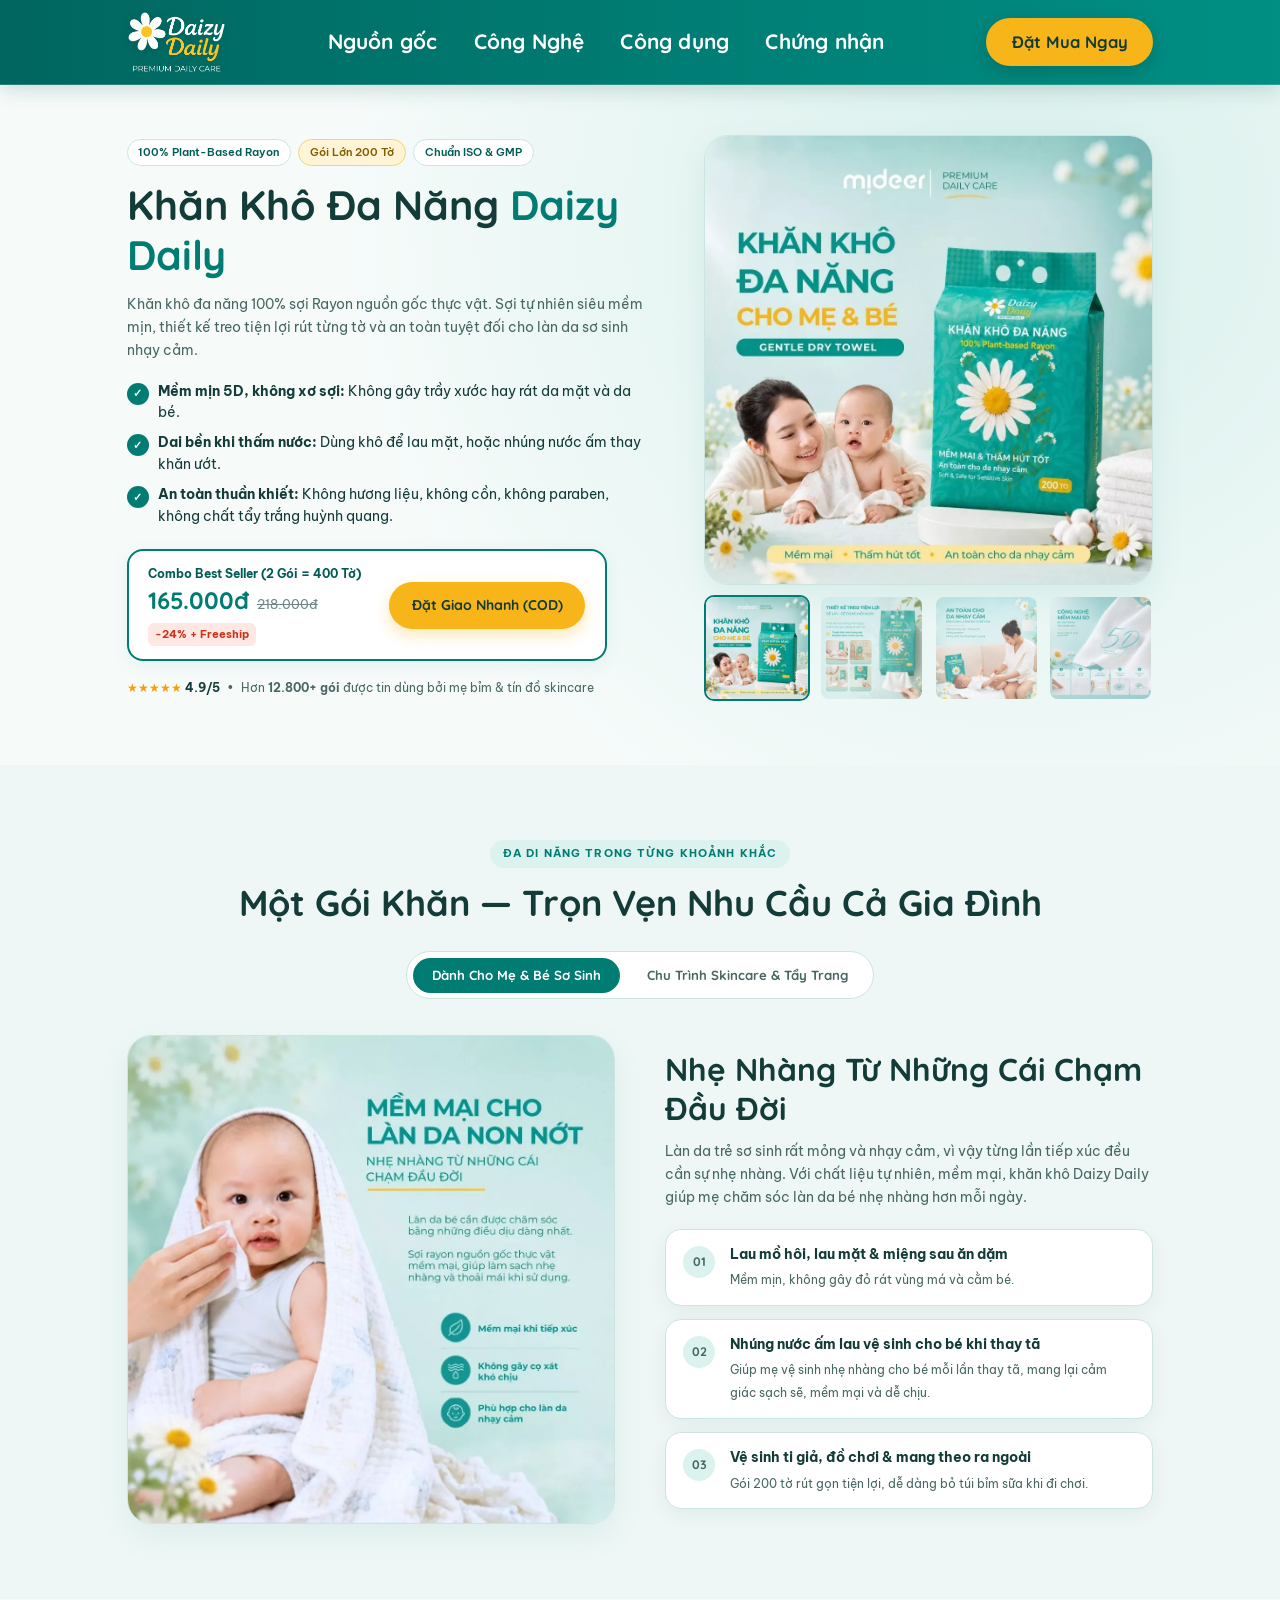
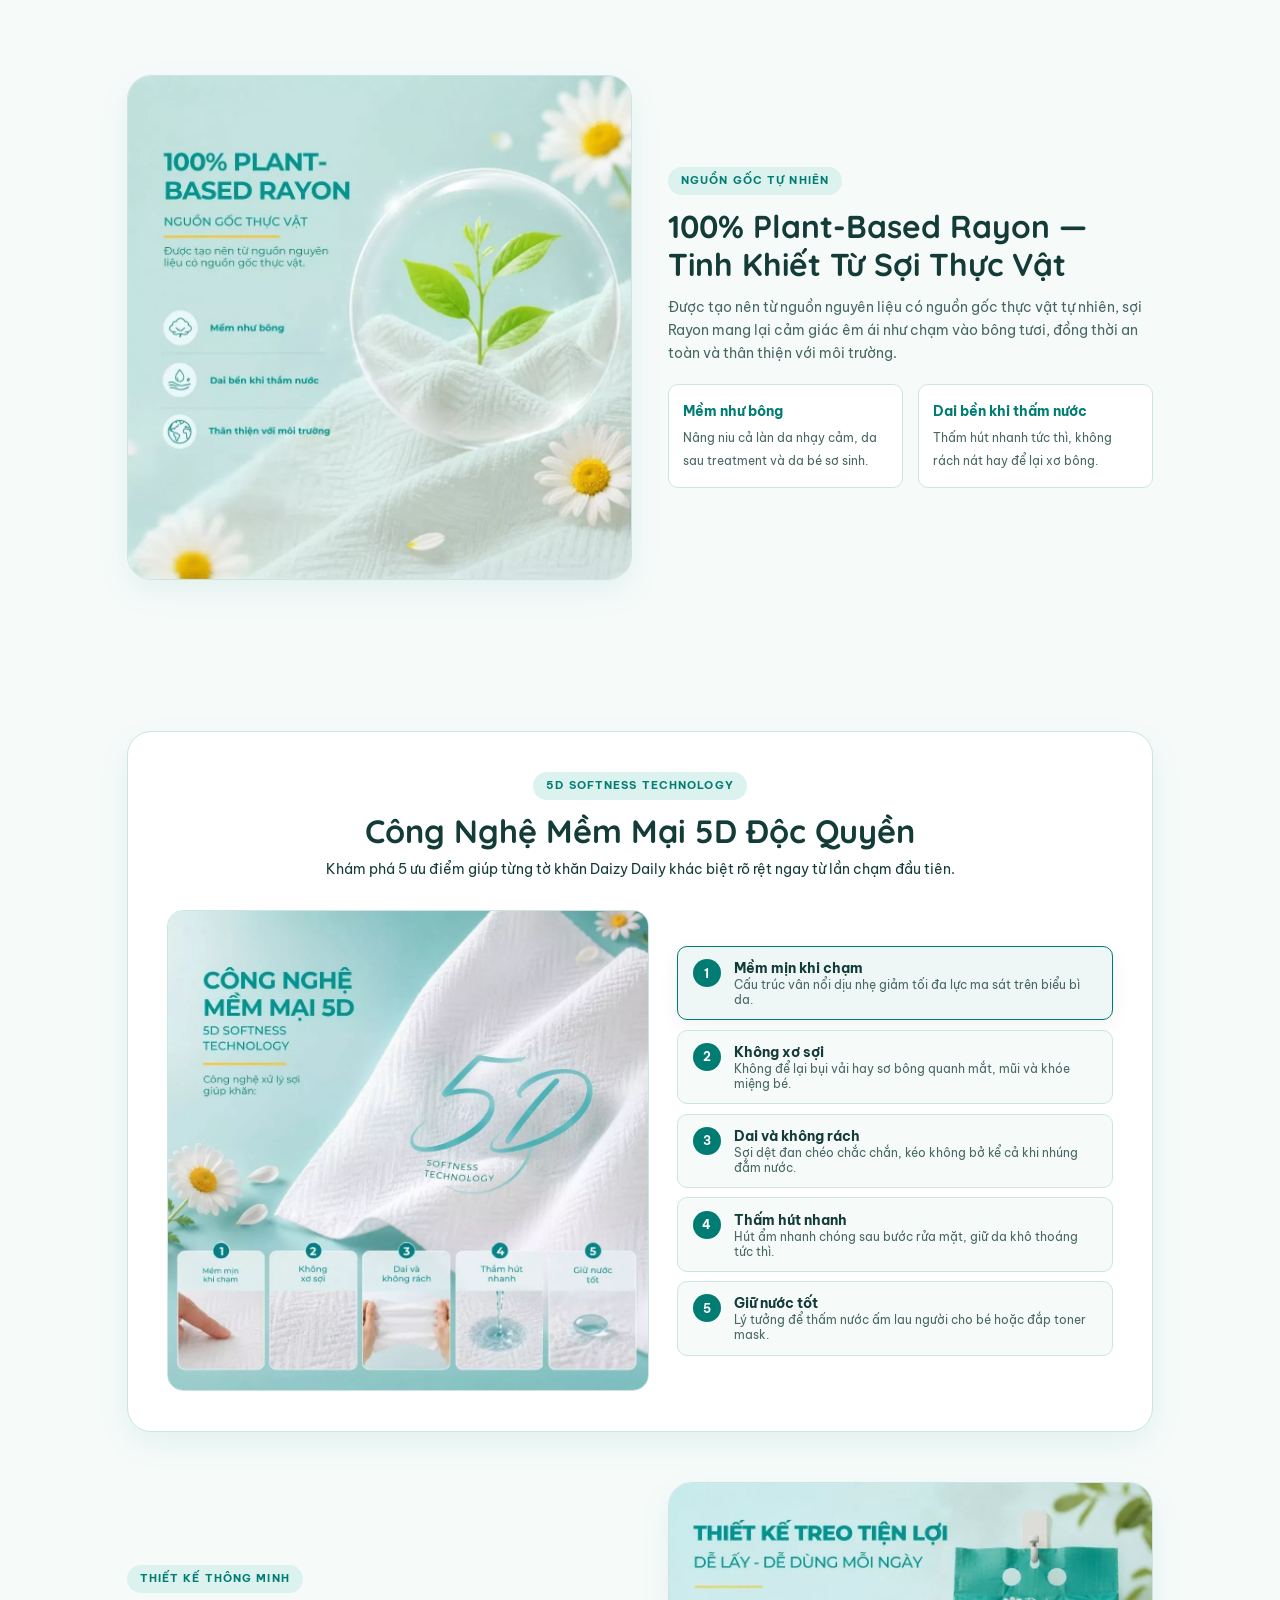
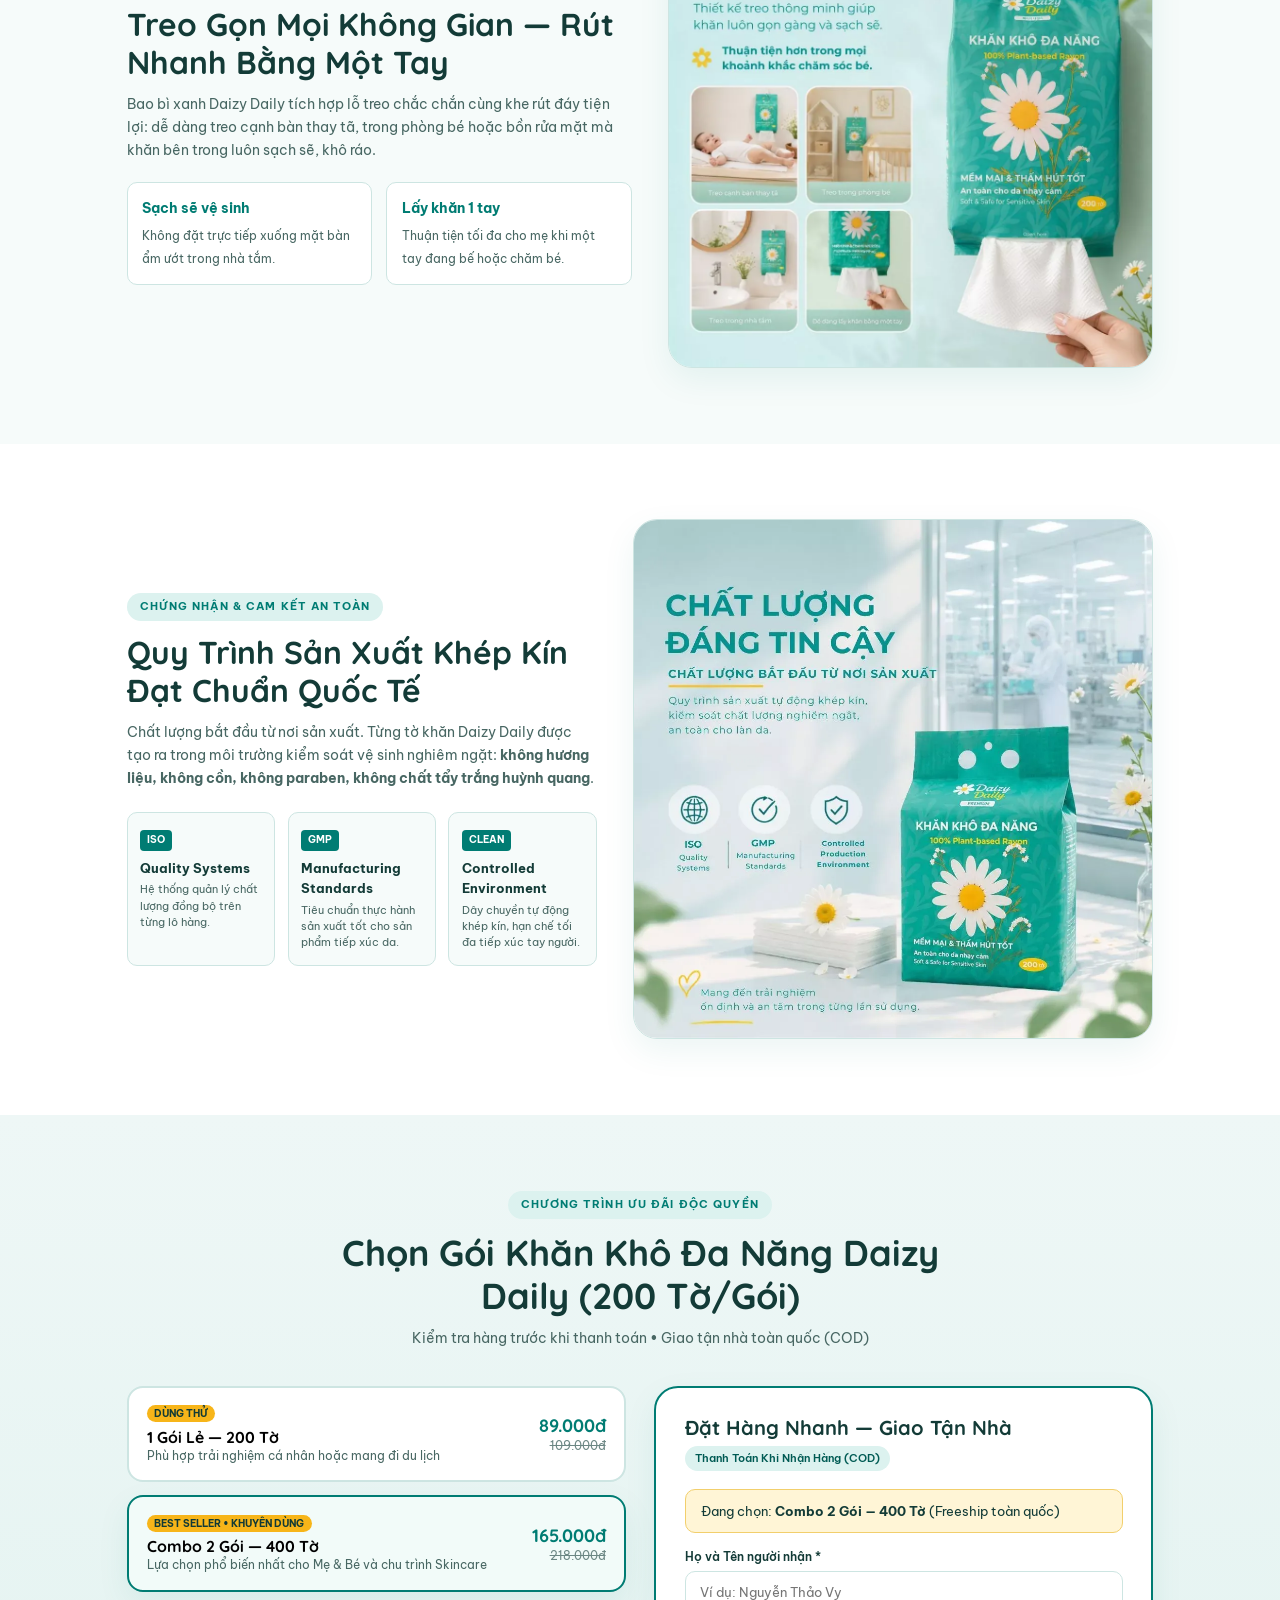
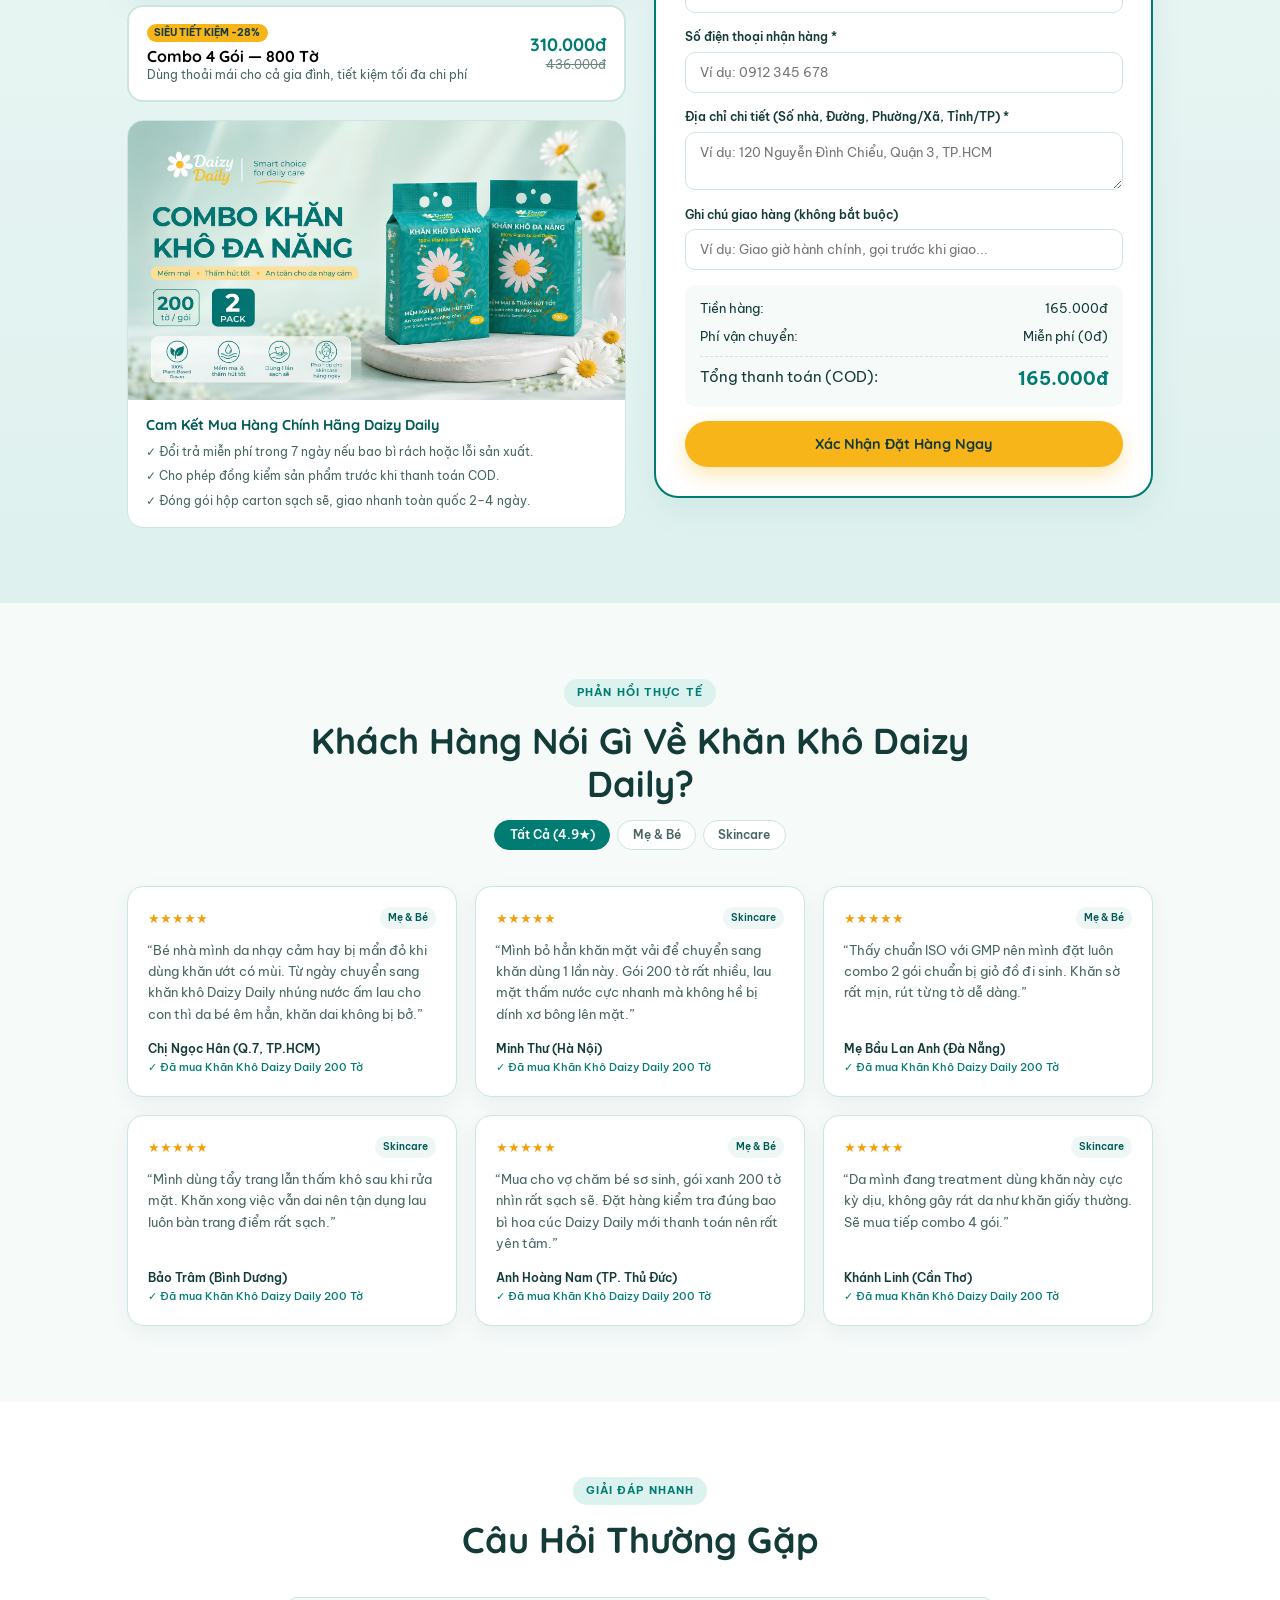
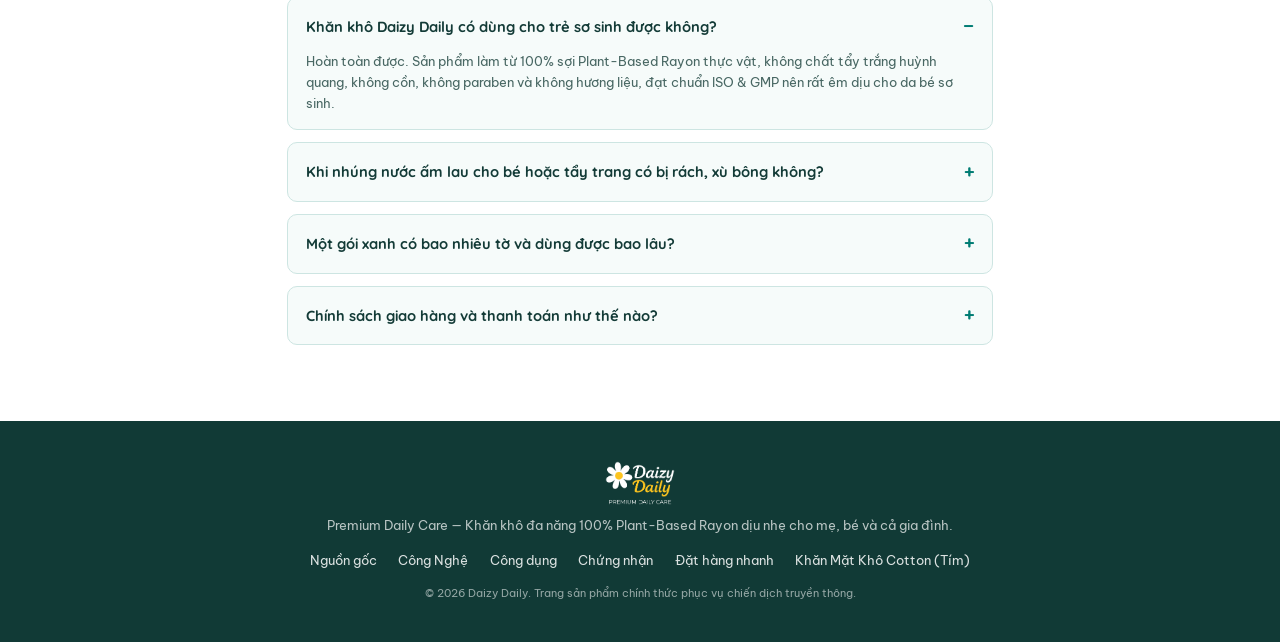
<file: index.html>
<!DOCTYPE html>
<html lang="vi">
<head>
  <meta charset="UTF-8" />
  <meta name="viewport" content="width=device-width, initial-scale=1.0" />
  <title>Daizy Daily — Khăn Khô Đa Năng Cao Cấp 100% Plant-Based Rayon (Gói 200 Tờ)</title>
  <meta name="description" content="Khăn khô đa năng cao cấp dùng 1 lần Daizy Daily gói 200 tờ. 100% Plant-Based Rayon mềm mại, dai bền, không xơ sợi, an toàn cho trẻ sơ sinh và chu trình skincare." />

  <!-- Open Graph Metadata -->
  <meta property="og:title" content="Daizy Daily — Khăn Khô Đa Năng Cao Cấp Cho Mẹ & Bé (200 Tờ)" />
  <meta property="og:description" content="100% Plant-Based Rayon, công nghệ mềm mại 5D, đạt chuẩn ISO & GMP. An toàn tuyệt đối cho da nhạy cảm." />
  <meta property="og:image" content="assets/hero-banner.jpg" />
  <meta property="og:type" content="product" />

  <link rel="preconnect" href="https://fonts.googleapis.com" />
  <link rel="preconnect" href="https://fonts.gstatic.com" crossorigin />
  <link href="https://fonts.googleapis.com/css2?family=Be+Vietnam+Pro:wght@400;500;600;700&family=Quicksand:wght@600;700&display=swap" rel="stylesheet" />

  <link rel="stylesheet" href="styles.css?v=20261117-08" />
</head>
<body>
  <!-- Header (Nền xanh ngọc thương hiệu để tôn logo chính thức Daizy Daily) -->
  <header class="site-header" id="siteHeader">
    <div class="container header-inner">
      <a href="#top" class="brand-logo" aria-label="Trang chủ Daizy Daily">
        <img src="assets/daizy-logo.png" alt="Logo thương hiệu Daizy Daily" class="brand-logo-img" />
      </a>

      <nav class="header-nav" aria-label="Điều hướng chính">
        <a href="#origin">Nguồn gốc</a>
        <a href="#technology">Công Nghệ</a>
        <a href="#usage">Công dụng</a>
        <a href="#quality">Chứng nhận</a>
      </nav>

      <div class="header-actions">
        <a href="#order" class="btn btn-cta btn-header">Đặt Mua Ngay</a>
      </div>
    </div>
  </header>

  <main id="top">
    <!-- Hero Section (Above the Fold Conversion) -->
    <section class="hero">
      <div class="container hero-grid">
        <div class="hero-content">
          <div class="trust-pill-row">
            <span class="trust-pill">100% Plant-Based Rayon</span>
            <span class="trust-pill trust-pill-gold">Gói Lớn 200 Tờ</span>
            <span class="trust-pill">Chuẩn ISO &amp; GMP</span>
          </div>

          <h1 class="hero-title">
            Khăn Khô Đa Năng <span class="highlight-teal">Daizy Daily</span>
          </h1>

          <p class="hero-subtitle">
            Khăn khô đa năng 100% sợi Rayon nguồn gốc thực vật. Sợi tự nhiên siêu mềm mịn, thiết kế treo tiện lợi rút từng tờ và an toàn tuyệt đối cho làn da sơ sinh nhạy cảm.
          </p>

          <ul class="hero-bullets">
            <li>
              <span class="check-icon">✓</span>
              <span><strong>Mềm mịn 5D, không xơ sợi:</strong> Không gây trầy xước hay rát da mặt và da bé.</span>
            </li>
            <li>
              <span class="check-icon">✓</span>
              <span><strong>Dai bền khi thấm nước:</strong> Dùng khô để lau mặt, hoặc nhúng nước ấm thay khăn ướt.</span>
            </li>
            <li>
              <span class="check-icon">✓</span>
              <span><strong>An toàn thuần khiết:</strong> Không hương liệu, không cồn, không paraben, không chất tẩy trắng huỳnh quang.</span>
            </li>
          </ul>

          <div class="hero-offer-card">
            <div class="offer-price-wrap">
              <span class="offer-label">Combo Best Seller (2 Gói = 400 Tờ)</span>
              <div class="offer-prices">
                <strong class="price-now" id="heroPriceNow">165.000đ</strong>
                <span class="price-old" id="heroPriceOld">218.000đ</span>
                <span class="discount-tag">-24% + Freeship</span>
              </div>
            </div>
            <div class="hero-cta-group">
              <a href="#order" class="btn btn-cta" data-track="HeroOrderClick">
                Đặt Giao Nhanh (COD)
              </a>
            </div>
          </div>

          <div class="social-proof-bar">
            <div class="stars">★★★★★ <strong>4.9/5</strong></div>
            <span class="dot">•</span>
            <span>Hơn <strong>12.800+ gói</strong> được tin dùng bởi mẹ bỉm &amp; tín đồ skincare</span>
          </div>
        </div>

        <div class="hero-media">
          <div class="hero-visual-box">
            <img src="assets/hero-square.webp" alt="Khăn khô đa năng cao cấp Daizy Daily gói xanh 200 tờ cho mẹ và bé" id="heroMainImg" />
          </div>
          <div class="hero-thumbs">
            <button class="thumb-btn active" data-img="assets/hero-square.webp" aria-label="Xem ảnh khăn khô đa năng Daizy Daily cho mẹ và bé">
              <img src="assets/hero-square.webp" alt="Khăn khô đa năng cho mẹ và bé 200 tờ" />
            </button>
            <button class="thumb-btn" data-img="assets/hanging-design.webp" aria-label="Xem ảnh thiết kế treo tiện lợi">
              <img src="assets/hanging-design.webp" alt="Gói xanh Daizy Daily 200 tờ treo tường" />
            </button>
            <button class="thumb-btn" data-img="assets/sensitive-safe.webp" aria-label="Xem ảnh an toàn cho da nhạy cảm">
              <img src="assets/sensitive-safe.webp" alt="An toàn cho da nhạy cảm mẹ và bé" />
            </button>
            <button class="thumb-btn" data-img="assets/softness-5d.webp" aria-label="Xem ảnh công nghệ 5D">
              <img src="assets/softness-5d.webp" alt="Công nghệ mềm mại 5D" />
            </button>
          </div>
        </div>
      </div>
    </section>

    <!-- Công dụng (2-in-1 Interactive Tabs) — Đa di năng trong từng khoảnh khắc -->
    <section class="usage section-pad" id="usage">
      <div class="container">
        <div class="section-heading center heading-wide">
          <span class="eyebrow">Đa Di Năng Trong Từng Khoảnh Khắc</span>
          <h2 class="usage-title-nowrap">Một Gói Khăn — Trọn Vẹn Nhu Cầu Cả Gia Đình</h2>
          <div class="usage-tabs" role="tablist">
            <button class="usage-tab active" data-usage="baby" role="tab" aria-selected="true">
              Dành Cho Mẹ &amp; Bé Sơ Sinh
            </button>
            <button class="usage-tab" data-usage="skincare" role="tab" aria-selected="false">
              Chu Trình Skincare &amp; Tẩy Trang
            </button>
          </div>
        </div>

        <!-- Tab 1: Baby -->
        <div class="usage-panel active" id="panel-baby">
          <div class="usage-grid">
            <div class="usage-gallery">
              <img src="assets/baby-gentle.webp" alt="Khăn khô Daizy Daily mềm mại cho làn da non nớt của bé" />
            </div>
            <div class="usage-details">
              <h3>Nhẹ Nhàng Từ Những Cái Chạm Đầu Đời</h3>
              <p>
                Làn da trẻ sơ sinh rất mỏng và nhạy cảm, vì vậy từng lần tiếp xúc đều cần sự nhẹ nhàng. Với chất liệu tự nhiên, mềm mại, khăn khô Daizy Daily giúp mẹ chăm sóc làn da bé nhẹ nhàng hơn mỗi ngày.
              </p>
              <div class="use-case-list">
                <div class="use-case">
                  <span class="uc-dot">01</span>
                  <div>
                    <strong>Lau mồ hôi, lau mặt &amp; miệng sau ăn dặm</strong>
                    <span>Mềm mịn, không gây đỏ rát vùng má và cằm bé.</span>
                  </div>
                </div>
                <div class="use-case">
                  <span class="uc-dot">02</span>
                  <div>
                    <strong>Nhúng nước ấm lau vệ sinh cho bé khi thay tã</strong>
                    <span>Giúp mẹ vệ sinh nhẹ nhàng cho bé mỗi lần thay tã, mang lại cảm giác sạch sẽ, mềm mại và dễ chịu.</span>
                  </div>
                </div>
                <div class="use-case">
                  <span class="uc-dot">03</span>
                  <div>
                    <strong>Vệ sinh ti giả, đồ chơi &amp; mang theo ra ngoài</strong>
                    <span>Gói 200 tờ rút gọn tiện lợi, dễ dàng bỏ túi bỉm sữa khi đi chơi.</span>
                  </div>
                </div>
              </div>
            </div>
          </div>
        </div>

        <!-- Tab 2: Skincare -->
        <div class="usage-panel" id="panel-skincare">
          <div class="usage-grid">
            <div class="usage-gallery">
              <img src="assets/single-use-clean.webp" alt="Khăn dùng 1 lần sạch hơn cho làn da hạn chế vi khuẩn từ khăn ẩm" />
            </div>
            <div class="usage-details">
              <h3>Không Chỉ Là Chiếc Khăn — Mà Là Một Bước Skincare</h3>
              <p>
                Các chuyên gia chăm sóc da luôn khuyên dùng khăn lau mặt dùng 1 lần để ngăn chặn vi khuẩn từ khăn vải ẩm ướt quay trở lại gây mụn viêm.
              </p>
              <div class="use-case-list">
                <div class="use-case">
                  <span class="uc-dot">01</span>
                  <div>
                    <strong>Thấm khô mặt ngay sau bước sữa rửa mặt</strong>
                    <span>Thấm nước nhanh chỉ với 1 chạm nhẹ, bảo toàn độ ẩm tự nhiên.</span>
                  </div>
                </div>
                <div class="use-case">
                  <span class="uc-dot">02</span>
                  <div>
                    <strong>Tẩy trang dịu nhẹ &amp; hỗ trợ đắp toner mask</strong>
                    <span>Sợi dai giữ nước tốt giúp tiết kiệm dung dịch tẩy trang và lotion.</span>
                  </div>
                </div>
                <div class="use-case">
                  <span class="uc-dot">03</span>
                  <div>
                    <strong>Tái sử dụng lau bàn trang điểm, điện thoại, kính mắt</strong>
                    <span>Sau khi lau mặt, khăn vẫn còn dai sạch để lau đồ dùng cá nhân, cực kỳ tiết kiệm.</span>
                  </div>
                </div>
              </div>
            </div>
          </div>
        </div>
      </div>
    </section>

    <!-- Nguồn gốc (100% Plant-Based Rayon) -->
    <section class="origin section-pad" id="origin">
      <div class="container">
        <div class="tech-feature-grid">
          <div class="tech-image-card">
            <img src="assets/plant-rayon.webp" alt="100% Plant-Based Rayon nguồn gốc thực vật thân thiện môi trường" />
          </div>
          <div class="tech-copy">
            <span class="eyebrow">Nguồn Gốc Tự Nhiên</span>
            <h2>100% Plant-Based Rayon — Tinh Khiết Từ Sợi Thực Vật</h2>
            <p>
              Được tạo nên từ nguồn nguyên liệu có nguồn gốc thực vật tự nhiên, sợi Rayon mang lại cảm giác êm ái như chạm vào bông tươi, đồng thời an toàn và thân thiện với môi trường.
            </p>
            <div class="mini-features">
              <div class="mini-item">
                <strong>Mềm như bông</strong>
                <span>Nâng niu cả làn da nhạy cảm, da sau treatment và da bé sơ sinh.</span>
              </div>
              <div class="mini-item">
                <strong>Dai bền khi thấm nước</strong>
                <span>Thấm hút nhanh tức thì, không rách nát hay để lại xơ bông.</span>
              </div>
            </div>
          </div>
        </div>
      </div>
    </section>

    <!-- Công Nghệ (5D Softness & Thiết kế treo tiện lợi) -->
    <section class="technology section-pad" id="technology">
      <div class="container">
        <div class="softness-banner">
          <div class="softness-header">
            <span class="eyebrow">5D Softness Technology</span>
            <h2>Công Nghệ Mềm Mại 5D Độc Quyền</h2>
            <p>Khám phá 5 ưu điểm giúp từng tờ khăn Daizy Daily khác biệt rõ rệt ngay từ lần chạm đầu tiên.</p>
          </div>

          <div class="softness-layout">
            <div class="softness-img">
              <img src="assets/softness-5d.webp" alt="Công nghệ mềm mại 5D của khăn khô đa năng Daizy Daily" />
            </div>
            <div class="softness-steps" id="softnessSteps">
              <button class="step-pill active" data-step="0">
                <span class="step-num">1</span>
                <div>
                  <strong>Mềm mịn khi chạm</strong>
                  <p>Cấu trúc vân nổi dịu nhẹ giảm tối đa lực ma sát trên biểu bì da.</p>
                </div>
              </button>
              <button class="step-pill" data-step="1">
                <span class="step-num">2</span>
                <div>
                  <strong>Không xơ sợi</strong>
                  <p>Không để lại bụi vải hay sơ bông quanh mắt, mũi và khóe miệng bé.</p>
                </div>
              </button>
              <button class="step-pill" data-step="2">
                <span class="step-num">3</span>
                <div>
                  <strong>Dai và không rách</strong>
                  <p>Sợi dệt đan chéo chắc chắn, kéo không bở kể cả khi nhúng đẫm nước.</p>
                </div>
              </button>
              <button class="step-pill" data-step="3">
                <span class="step-num">4</span>
                <div>
                  <strong>Thấm hút nhanh</strong>
                  <p>Hút ẩm nhanh chóng sau bước rửa mặt, giữ da khô thoáng tức thì.</p>
                </div>
              </button>
              <button class="step-pill" data-step="4">
                <span class="step-num">5</span>
                <div>
                  <strong>Giữ nước tốt</strong>
                  <p>Lý tưởng để thấm nước ấm lau người cho bé hoặc đắp toner mask.</p>
                </div>
              </button>
            </div>
          </div>
        </div>

        <!-- Thiết kế treo tiện lợi -->
        <div class="hanging-feature-grid">
          <div class="tech-copy">
            <span class="eyebrow">Thiết Kế Thông Minh</span>
            <h2>Treo Gọn Mọi Không Gian — Rút Nhanh Bằng Một Tay</h2>
            <p>
              Bao bì xanh Daizy Daily tích hợp lỗ treo chắc chắn cùng khe rút đáy tiện lợi: dễ dàng treo cạnh bàn thay tã, trong phòng bé hoặc bồn rửa mặt mà khăn bên trong luôn sạch sẽ, khô ráo.
            </p>
            <div class="mini-features">
              <div class="mini-item">
                <strong>Sạch sẽ vệ sinh</strong>
                <span>Không đặt trực tiếp xuống mặt bàn ẩm ướt trong nhà tắm.</span>
              </div>
              <div class="mini-item">
                <strong>Lấy khăn 1 tay</strong>
                <span>Thuận tiện tối đa cho mẹ khi một tay đang bế hoặc chăm bé.</span>
              </div>
            </div>
          </div>
          <div class="tech-image-card">
            <img src="assets/hanging-design.webp" alt="Thiết kế treo tiện lợi dễ lấy dễ dùng mỗi ngày của Daizy Daily" />
          </div>
        </div>
      </div>
    </section>



    <!-- Chứng nhận (Quality & Safety Authority) -->
    <section class="quality section-pad" id="quality">
      <div class="container quality-grid">
        <div class="quality-copy">
          <span class="eyebrow">Chứng Nhận &amp; Cam Kết An Toàn</span>
          <h2>Quy Trình Sản Xuất Khép Kín Đạt Chuẩn Quốc Tế</h2>
          <p>
            Chất lượng bắt đầu từ nơi sản xuất. Từng tờ khăn Daizy Daily được tạo ra trong môi trường kiểm soát vệ sinh nghiêm ngặt: <strong>không hương liệu, không cồn, không paraben, không chất tẩy trắng huỳnh quang</strong>.
          </p>

          <div class="cert-cards">
            <div class="cert-item">
              <span class="cert-tag">ISO</span>
              <strong>Quality Systems</strong>
              <p>Hệ thống quản lý chất lượng đồng bộ trên từng lô hàng.</p>
            </div>
            <div class="cert-item">
              <span class="cert-tag">GMP</span>
              <strong>Manufacturing Standards</strong>
              <p>Tiêu chuẩn thực hành sản xuất tốt cho sản phẩm tiếp xúc da.</p>
            </div>
            <div class="cert-item">
              <span class="cert-tag">CLEAN</span>
              <strong>Controlled Environment</strong>
              <p>Dây chuyền tự động khép kín, hạn chế tối đa tiếp xúc tay người.</p>
            </div>
          </div>
        </div>

        <div class="quality-media">
          <img src="assets/factory-quality.webp" alt="Chất lượng đáng tin cậy - Quy trình sản xuất khép kín đạt chuẩn ISO và GMP của Daizy Daily" />
        </div>
      </div>
    </section>

    <!-- Combo Offer & Fast COD Checkout Section -->
    <section class="order-section section-pad" id="order">
      <div class="container">
        <div class="section-heading center">
          <span class="eyebrow">Chương Trình Ưu Đãi Độc Quyền</span>
          <h2>Chọn Gói Khăn Khô Đa Năng Daizy Daily (200 Tờ/Gói)</h2>
          <p class="order-sub">Kiểm tra hàng trước khi thanh toán &bull; Giao tận nhà toàn quốc (COD)</p>
        </div>

        <div class="order-layout">
          <!-- Package Selection -->
          <div class="packages-column">
            <div class="package-list" id="packageList">
              <!-- Populated by JS from CONFIG -->
            </div>

            <div class="combo-visual-note">
              <img src="assets/combo-2pack.jpg" alt="Combo 2 gói khăn khô đa năng Daizy Daily 200 tờ mỗi gói" />
              <div class="guarantee-box">
                <h4>Cam Kết Mua Hàng Chính Hãng Daizy Daily</h4>
                <ul>
                  <li>✓ Đổi trả miễn phí trong 7 ngày nếu bao bì rách hoặc lỗi sản xuất.</li>
                  <li>✓ Cho phép đồng kiểm sản phẩm trước khi thanh toán COD.</li>
                  <li>✓ Đóng gói hộp carton sạch sẽ, giao nhanh toàn quốc 2–4 ngày.</li>
                </ul>
              </div>
            </div>
          </div>

          <!-- Quick COD Checkout Form -->
          <div class="checkout-card">
            <div class="checkout-head">
              <h3>Đặt Hàng Nhanh — Giao Tận Nhà</h3>
              <span class="cod-pill">Thanh Toán Khi Nhận Hàng (COD)</span>
            </div>

            <form id="orderForm" class="order-form">
              <div class="selected-summary" id="selectedSummary">
                <!-- Populated dynamically -->
              </div>

              <div class="form-group">
                <label for="customerName">Họ và Tên người nhận *</label>
                <input type="text" id="customerName" required placeholder="Ví dụ: Nguyễn Thảo Vy" />
              </div>

              <div class="form-group">
                <label for="customerPhone">Số điện thoại nhận hàng *</label>
                <input type="tel" id="customerPhone" required pattern="[0-9\s\+\-]{9,15}" placeholder="Ví dụ: 0912 345 678" />
              </div>

              <div class="form-group">
                <label for="customerAddress">Địa chỉ chi tiết (Số nhà, Đường, Phường/Xã, Tỉnh/TP) *</label>
                <textarea id="customerAddress" rows="2" required placeholder="Ví dụ: 120 Nguyễn Đình Chiểu, Quận 3, TP.HCM"></textarea>
              </div>

              <div class="form-group">
                <label for="customerNote">Ghi chú giao hàng (không bắt buộc)</label>
                <input type="text" id="customerNote" placeholder="Ví dụ: Giao giờ hành chính, gọi trước khi giao..." />
              </div>

              <div class="price-breakdown">
                <div class="pb-row">
                  <span>Tiền hàng:</span>
                  <span id="summaryProductPrice">165.000đ</span>
                </div>
                <div class="pb-row">
                  <span>Phí vận chuyển:</span>
                  <span id="summaryShipping">Miễn phí</span>
                </div>
                <div class="pb-row pb-total">
                  <span>Tổng thanh toán (COD):</span>
                  <strong id="summaryTotal">165.000đ</strong>
                </div>
              </div>

              <button type="submit" class="btn btn-cta btn-full btn-lg">
                Xác Nhận Đặt Hàng Ngay
              </button>
            </form>
          </div>
        </div>
      </div>
    </section>

    <!-- Social Proof / Customer Reviews -->
    <section class="reviews section-pad" id="reviews">
      <div class="container">
        <div class="section-heading center">
          <span class="eyebrow">Phản Hồi Thực Tế</span>
          <h2>Khách Hàng Nói Gì Về Khăn Khô Daizy Daily?</h2>
          <div class="review-filters">
            <button class="rev-filter active" data-rev="all">Tất Cả (4.9★)</button>
            <button class="rev-filter" data-rev="baby">Mẹ &amp; Bé</button>
            <button class="rev-filter" data-rev="skincare">Skincare</button>
          </div>
        </div>

        <div class="reviews-grid" id="reviewsGrid">
          <!-- Rendered by JS -->
        </div>
      </div>
    </section>

    <!-- FAQ Section -->
    <section class="faq section-pad">
      <div class="container faq-container">
        <div class="section-heading center">
          <span class="eyebrow">Giải Đáp Nhanh</span>
          <h2>Câu Hỏi Thường Gặp</h2>
        </div>

        <div class="faq-list" id="faqList">
          <details class="faq-item" open>
            <summary>Khăn khô Daizy Daily có dùng cho trẻ sơ sinh được không?</summary>
            <p>Hoàn toàn được. Sản phẩm làm từ 100% sợi Plant-Based Rayon thực vật, không chất tẩy trắng huỳnh quang, không cồn, không paraben và không hương liệu, đạt chuẩn ISO &amp; GMP nên rất êm dịu cho da bé sơ sinh.</p>
          </details>
          <details class="faq-item">
            <summary>Khi nhúng nước ấm lau cho bé hoặc tẩy trang có bị rách, xù bông không?</summary>
            <p>Không. Nhờ công nghệ mềm mại 5D và kết cấu sợi dệt đan chéo, khăn cực kỳ dai bền ngay cả khi thấm đẫm nước, không bị mủn nát hay để lại xơ vải trên da.</p>
          </details>
          <details class="faq-item">
            <summary>Một gói xanh có bao nhiêu tờ và dùng được bao lâu?</summary>
            <p>Mỗi gói xanh tiêu chuẩn gồm <strong>200 tờ</strong> khổ rộng tiện dụng. Nếu chỉ dùng lau mặt sáng &amp; tối, 1 gói có thể dùng hơn 3 tháng. Với gia đình có bé nhỏ, Combo 2 hoặc 4 gói sẽ tiết kiệm và dùng thoải mái cả tháng.</p>
          </details>
          <details class="faq-item">
            <summary>Chính sách giao hàng và thanh toán như thế nào?</summary>
            <p>Daizy Daily hỗ trợ giao hàng tận nhà trên toàn quốc. Bạn được mở hộp kiểm tra đúng số lượng sản phẩm trước khi thanh toán tiền mặt cho nhân viên giao hàng (COD).</p>
          </details>
        </div>
      </div>
    </section>
  </main>

  <!-- Footer -->
  <footer class="site-footer">
    <div class="container footer-inner">
      <div class="footer-brand">
        <img src="assets/daizy-logo.png" alt="Daizy Daily" class="footer-logo-img" />
        <p>Premium Daily Care — Khăn khô đa năng 100% Plant-Based Rayon dịu nhẹ cho mẹ, bé và cả gia đình.</p>
      </div>
      <div class="footer-links">
        <a href="#origin">Nguồn gốc</a>
        <a href="#technology">Công Nghệ</a>
        <a href="#usage">Công dụng</a>
        <a href="#quality">Chứng nhận</a>
        <a href="#order">Đặt hàng nhanh</a>
        <a href="cotton.html">Khăn Mặt Khô Cotton (Tím)</a>
      </div>
      <p class="footer-copy">© 2026 Daizy Daily. Trang sản phẩm chính thức phục vụ chiến dịch truyền thông.</p>
    </div>
  </footer>

  <!-- Mobile Sticky Bottom Conversion Bar -->
  <div class="mobile-sticky-bar">
    <a href="#order" class="btn btn-cta btn-full sticky-cod">Đặt Mua Ngay (Kiểm Tra Trước Khi Thanh Toán)</a>
  </div>

  <!-- Order Success Modal -->
  <div class="modal-backdrop" id="successModal" aria-hidden="true">
    <div class="modal-box" role="dialog" aria-modal="true" aria-labelledby="successTitle">
      <div class="success-icon">✓</div>
      <h3 id="successTitle">Đặt Hàng Thành Công!</h3>
      <p id="successMessage"></p>
      <button class="btn btn-primary btn-full" id="closeSuccessBtn">Đóng Thông Báo</button>
    </div>
  </div>

  <script src="script.js?v=20261117-08"></script>
</body>
</html>
</file>
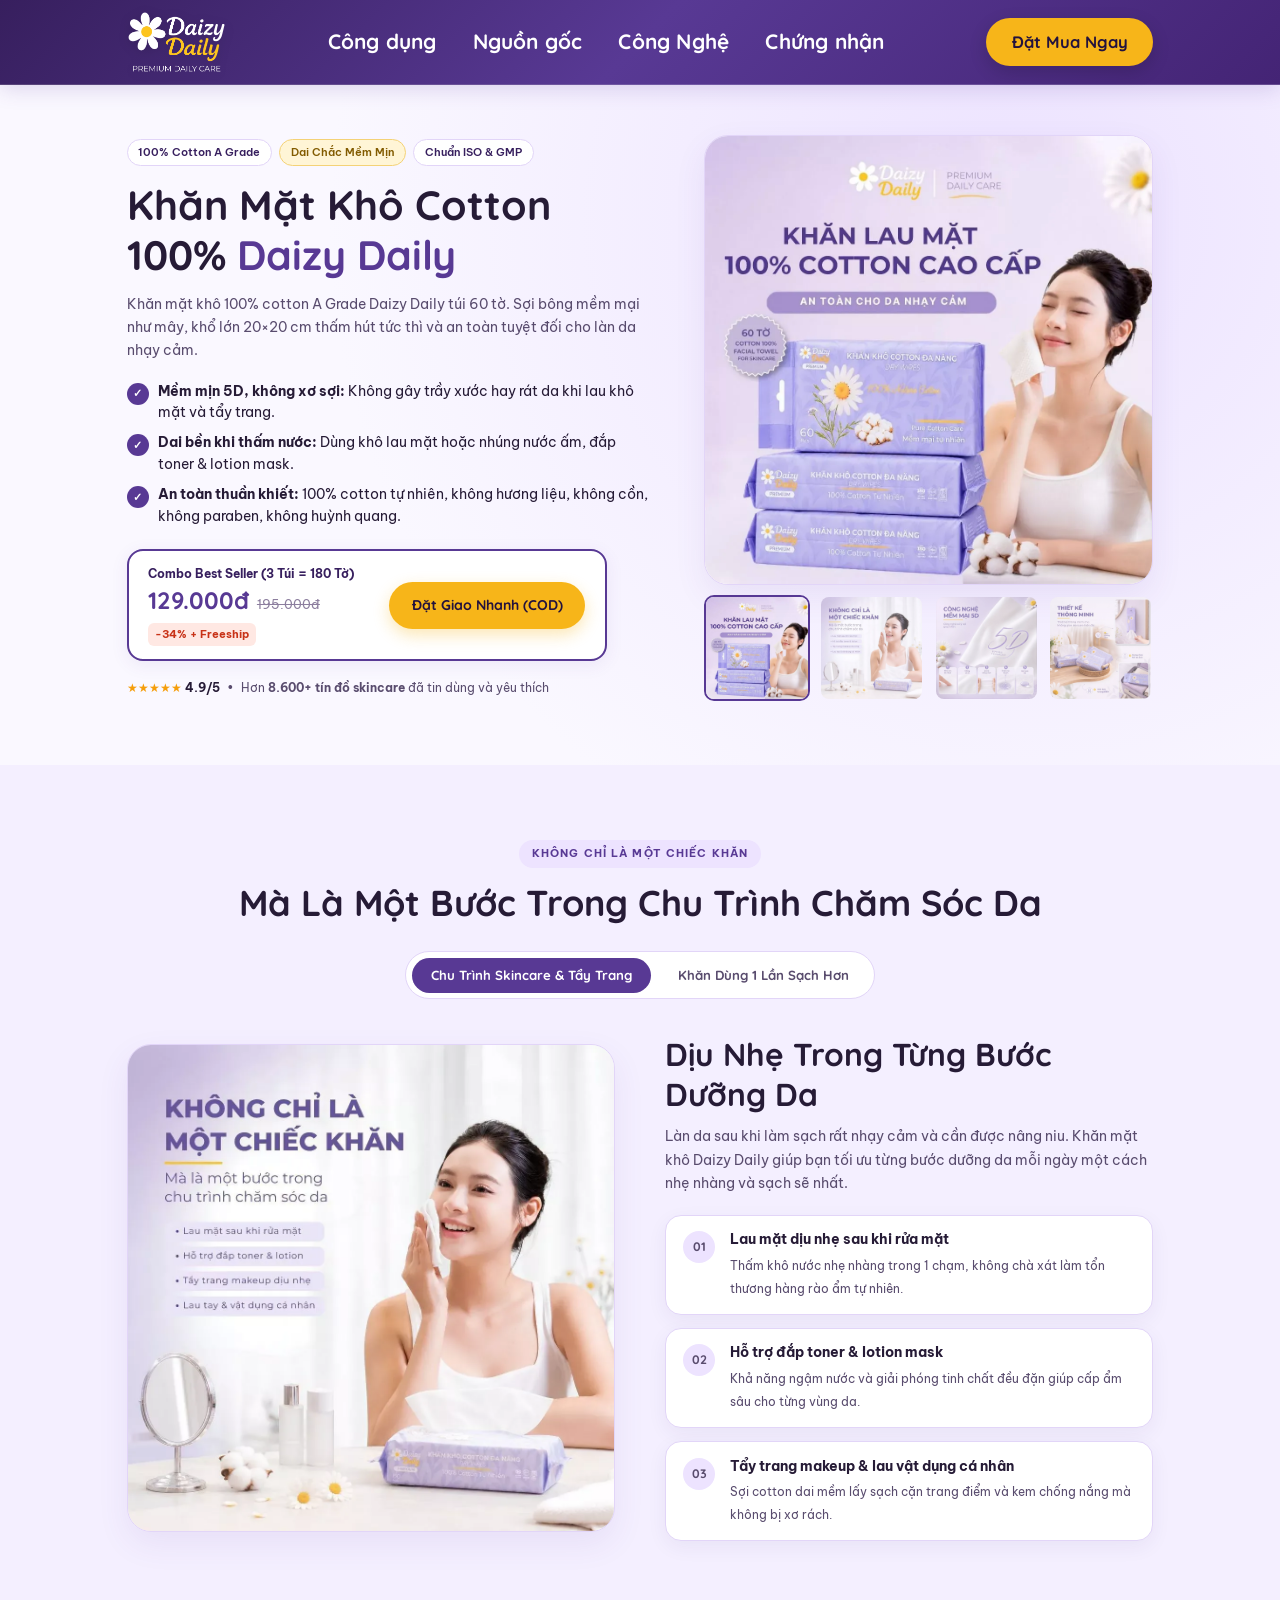
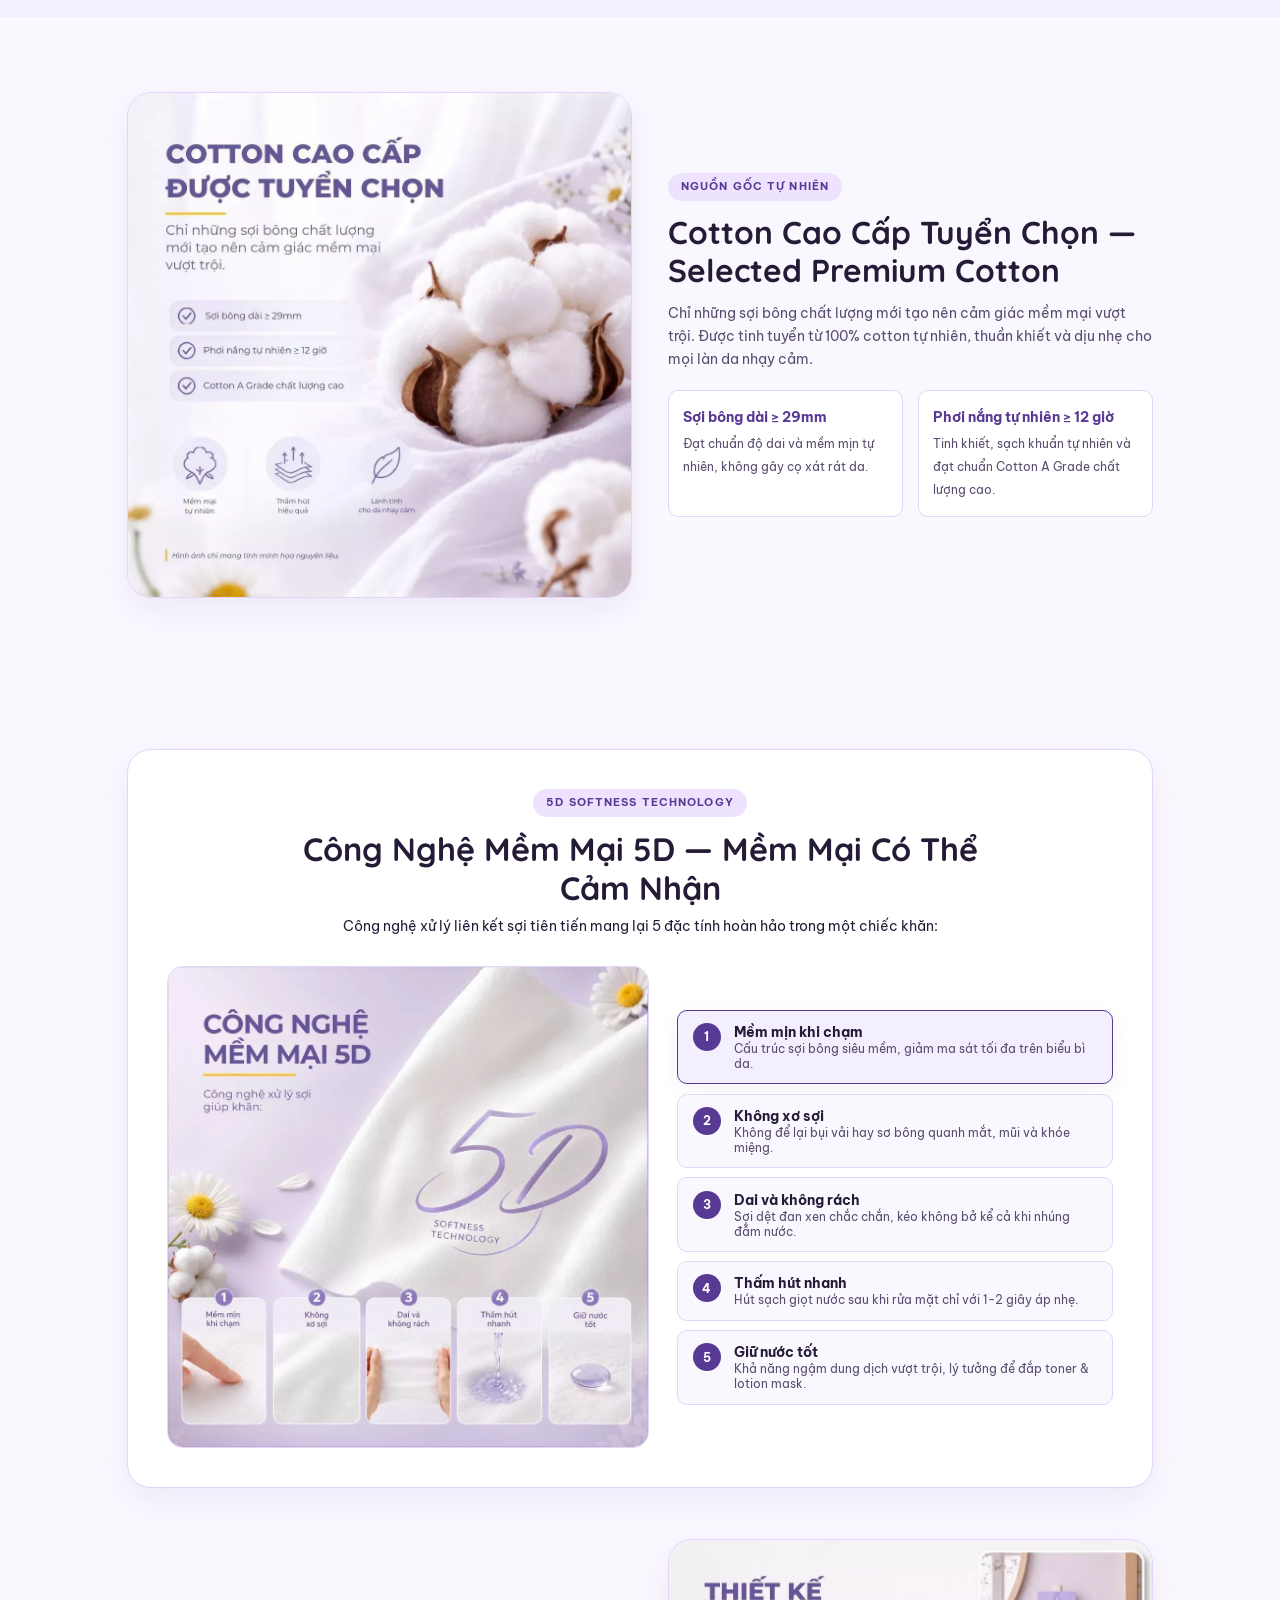
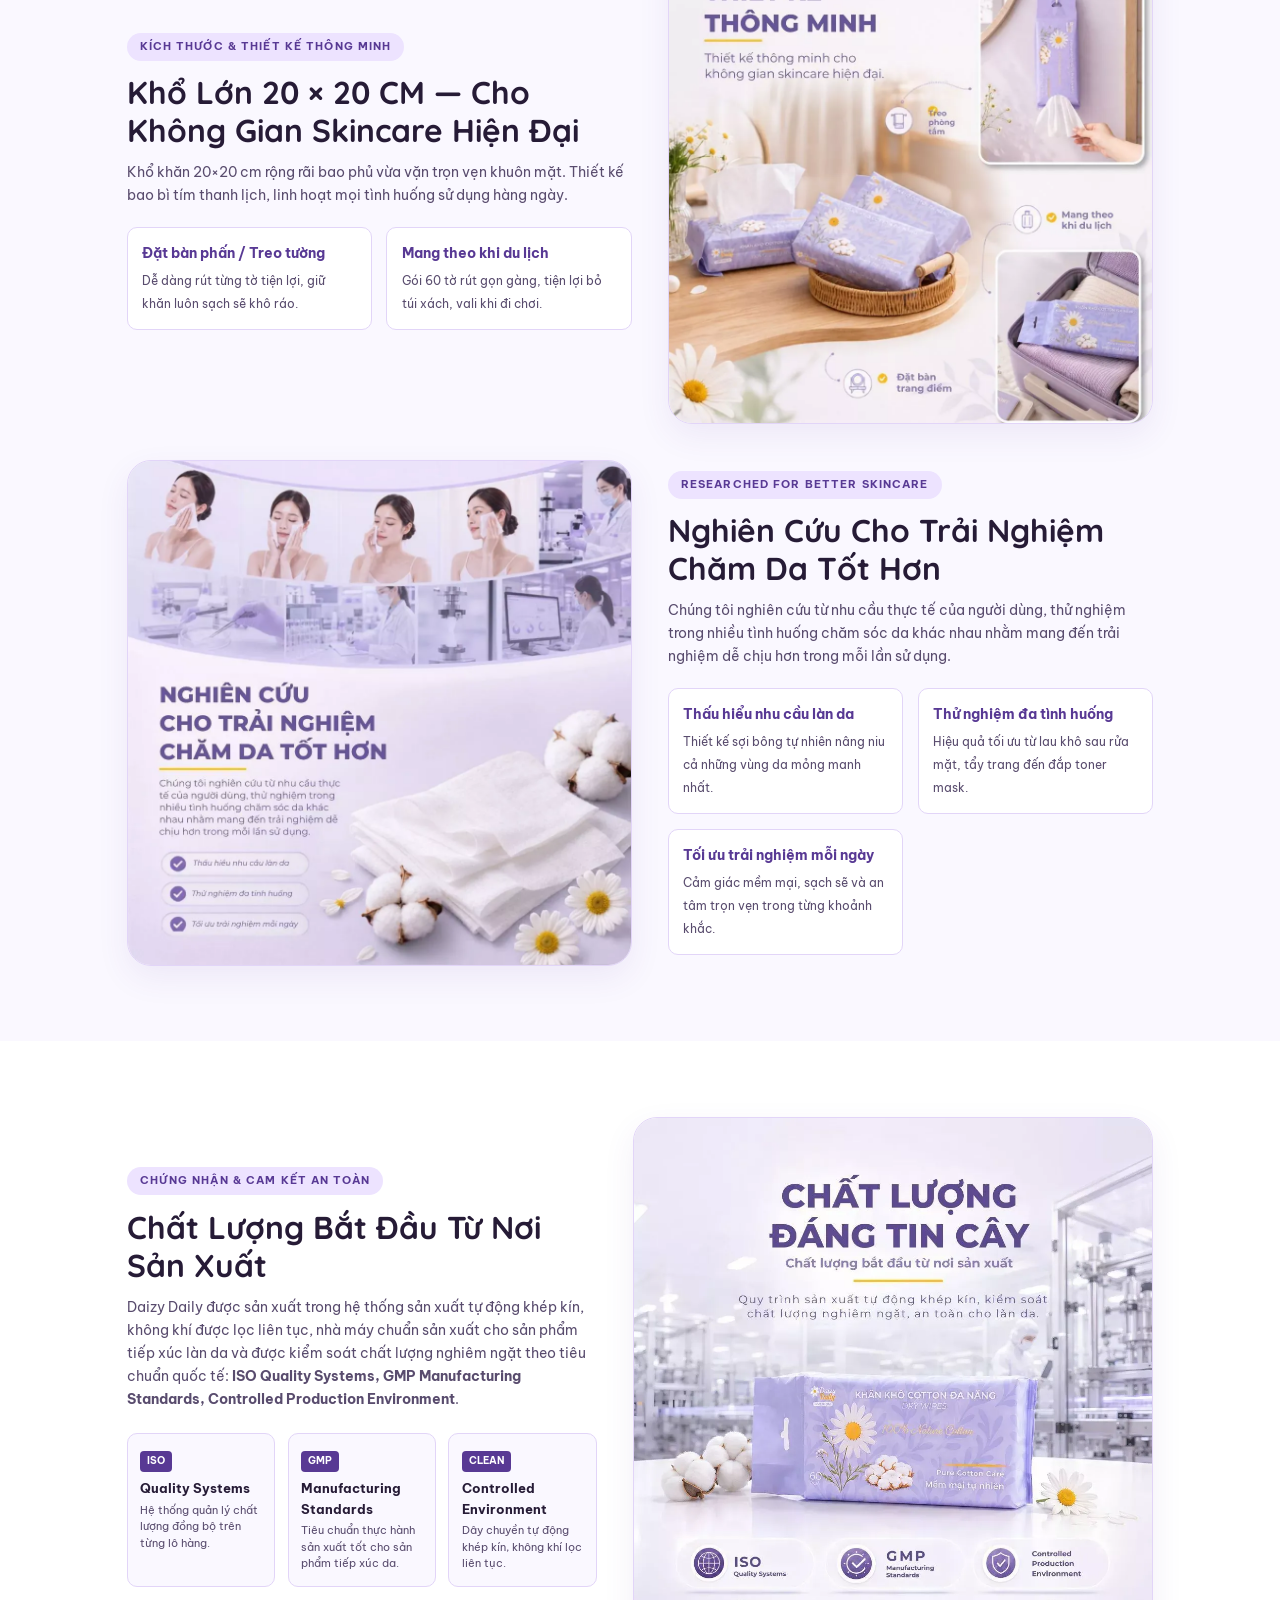
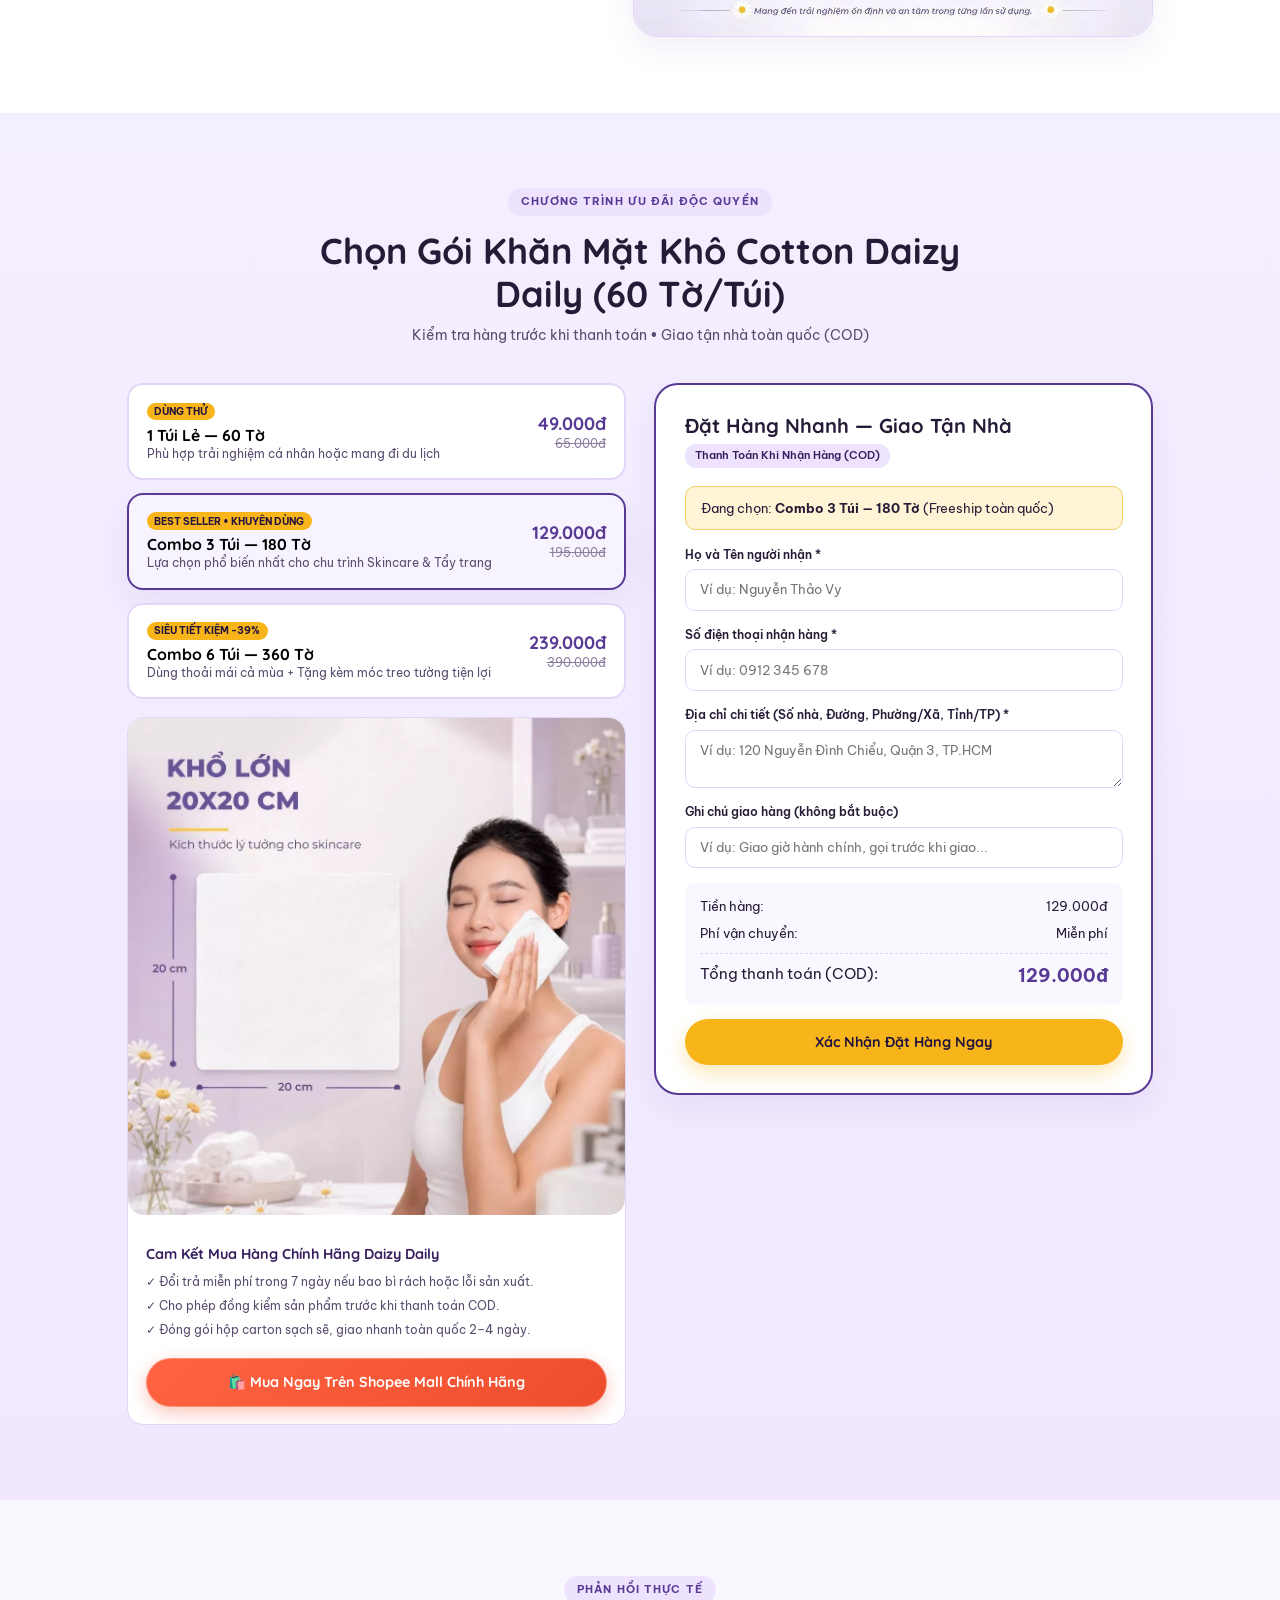
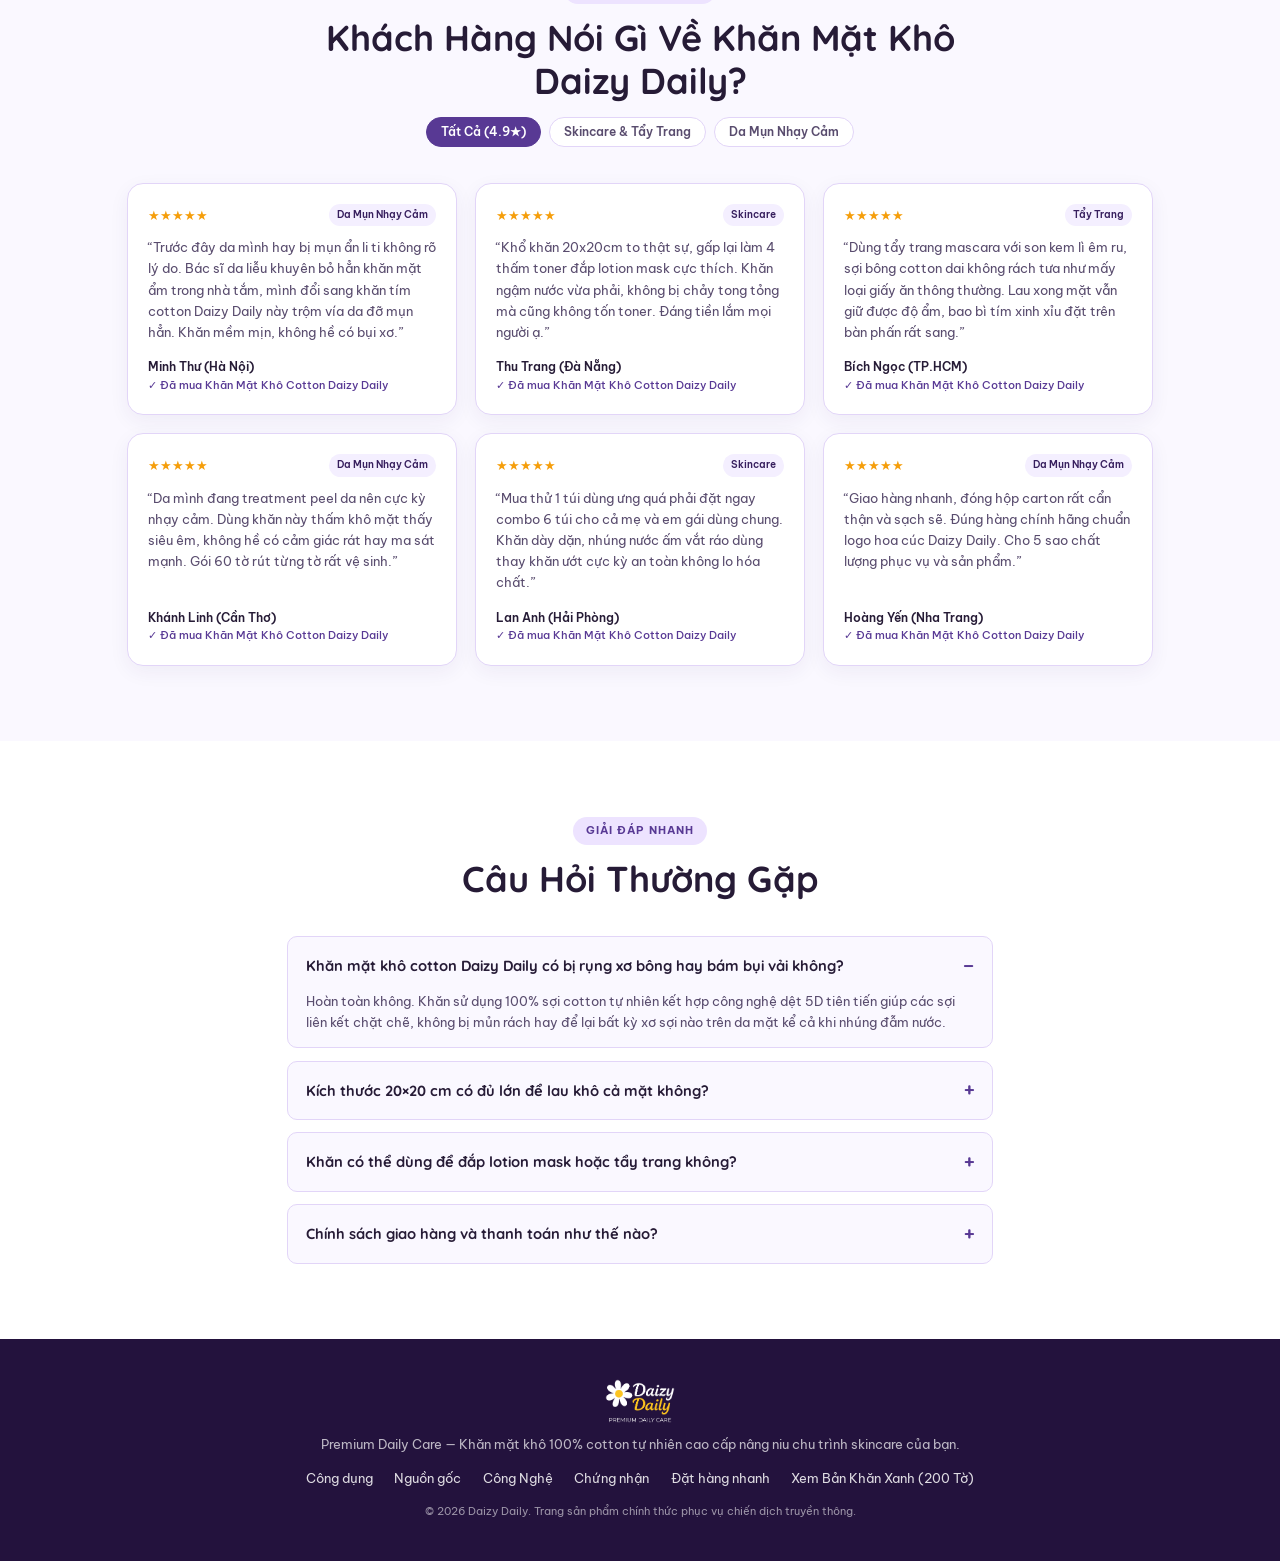
<file: cotton/index.html>
﻿<!DOCTYPE html>
<html lang="vi">
<head>
  <meta charset="UTF-8" />
  <meta name="viewport" content="width=device-width, initial-scale=1.0" />
  <title>Daizy Daily — Khăn Mặt Khô Cotton 100% Cao Cấp (Túi 60 Tờ 20×20cm)</title>
  <meta name="description" content="Khăn mặt khô dùng 1 lần Daizy Daily 100% cotton tự nhiên cao cấp túi 60 tờ. Mềm mại, sạch sẽ, không xơ sợi, an toàn cho da mụn và chu trình skincare." />

  <!-- Open Graph Metadata -->
  <meta property="og:title" content="Daizy Daily — Khăn Mặt Khô Cotton 100% Cao Cấp (60 Tờ)" />
  <meta property="og:description" content="100% Cotton tự nhiên, công nghệ mềm mại 5D, đạt chuẩn ISO & GMP. An toàn tuyệt đối cho da nhạy cảm." />
  <meta property="og:image" content="../assets/purple/hero-square.webp" />
  <meta property="og:type" content="product" />

  <link rel="preconnect" href="https://fonts.googleapis.com" />
  <link rel="preconnect" href="https://fonts.gstatic.com" crossorigin />
  <link href="https://fonts.googleapis.com/css2?family=Be+Vietnam+Pro:wght@400;500;600;700&family=Quicksand:wght@600;700&display=swap" rel="stylesheet" />

  <link rel="stylesheet" href="../cotton.css?v=20261117-04" />
</head>
<body>
  <!-- Header (Nền tím thương hiệu để tôn logo chính thức Daizy Daily) -->
  <header class="site-header" id="siteHeader">
    <div class="container header-inner">
      <a href="#top" class="brand-logo" aria-label="Trang chủ Daizy Daily">
        <img src="../assets/daizy-logo.png" alt="Logo thương hiệu Daizy Daily" class="brand-logo-img" />
      </a>

      <nav class="header-nav" aria-label="Điều hướng chính">
        <a href="#usage">Công dụng</a>
        <a href="#origin">Nguồn gốc</a>
        <a href="#technology">Công Nghệ</a>
        <a href="#quality">Chứng nhận</a>
      </nav>

      <div class="header-actions">
        <a href="#order" class="btn btn-cta btn-header">Đặt Mua Ngay</a>
      </div>
    </div>
  </header>

  <main id="top">
    <!-- Hero Section (Above the Fold Conversion) -->
    <section class="hero">
      <div class="container hero-grid">
        <div class="hero-content">
          <div class="trust-pill-row">
            <span class="trust-pill">100% Cotton A Grade</span>
            <span class="trust-pill trust-pill-gold">Dai Chắc Mềm Mịn</span>
            <span class="trust-pill">Chuẩn ISO &amp; GMP</span>
          </div>

          <h1 class="hero-title">
            Khăn Mặt Khô Cotton 100% <span class="highlight-teal">Daizy Daily</span>
          </h1>

          <p class="hero-subtitle">
            Khăn mặt khô 100% cotton A Grade Daizy Daily túi 60 tờ. Sợi bông mềm mại như mây, khổ lớn 20×20 cm thấm hút tức thì và an toàn tuyệt đối cho làn da nhạy cảm.
          </p>

          <ul class="hero-bullets">
            <li>
              <span class="check-icon">✓</span>
              <span><strong>Mềm mịn 5D, không xơ sợi:</strong> Không gây trầy xước hay rát da khi lau khô mặt và tẩy trang.</span>
            </li>
            <li>
              <span class="check-icon">✓</span>
              <span><strong>Dai bền khi thấm nước:</strong> Dùng khô lau mặt hoặc nhúng nước ấm, đắp toner &amp; lotion mask.</span>
            </li>
            <li>
              <span class="check-icon">✓</span>
              <span><strong>An toàn thuần khiết:</strong> 100% cotton tự nhiên, không hương liệu, không cồn, không paraben, không huỳnh quang.</span>
            </li>
          </ul>

          <div class="hero-offer-card">
            <div class="offer-price-wrap">
              <span class="offer-label">Combo Best Seller (3 Túi = 180 Tờ)</span>
              <div class="offer-prices">
                <strong class="price-now" id="heroPriceNow">129.000đ</strong>
                <span class="price-old" id="heroPriceOld">195.000đ</span>
                <span class="discount-tag">-34% + Freeship</span>
              </div>
            </div>
            <div class="hero-cta-group">
              <a href="#order" class="btn btn-cta" data-track="HeroOrderClick">
                Đặt Giao Nhanh (COD)
              </a>
            </div>
          </div>

          <div class="social-proof-bar">
            <div class="stars">★★★★★ <strong>4.9/5</strong></div>
            <span class="dot">•</span>
            <span>Hơn <strong>8.600+ tín đồ skincare</strong> đã tin dùng và yêu thích</span>
          </div>
        </div>

        <div class="hero-media">
          <div class="hero-visual-box">
            <img src="../assets/purple/hero-square.webp?v=20261117-04" alt="Khăn mặt khô Cotton 100% cao cấp Daizy Daily túi tím 60 tờ" id="heroMainImg" />
          </div>
          <div class="hero-thumbs">
            <button class="thumb-btn active" data-img="../assets/purple/hero-square.webp?v=20261117-04" aria-label="Xem ảnh khăn mặt khô cotton 100% Daizy Daily">
              <img src="../assets/purple/hero-square.webp?v=20261117-04" alt="Khăn mặt khô cotton 60 tờ" />
            </button>
            <button class="thumb-btn" data-img="../assets/purple/skincare-routine.webp" aria-label="Xem ảnh bước skincare lau mặt và tẩy trang">
              <img src="../assets/purple/skincare-routine.webp" alt="Skincare lau mặt nhẹ nhàng" />
            </button>
            <button class="thumb-btn" data-img="../assets/purple/softness-5d.webp" aria-label="Xem ảnh công nghệ mềm mại 5D">
              <img src="../assets/purple/softness-5d.webp" alt="Công nghệ mềm mại 5D" />
            </button>
            <button class="thumb-btn" data-img="../assets/purple/smart-design.webp" aria-label="Xem ảnh thiết kế thông minh">
              <img src="../assets/purple/smart-design.webp" alt="Thiết kế thông minh tiện lợi" />
            </button>
          </div>
        </div>
      </div>
    </section>

    <!-- Công dụng (2-in-1 Interactive Tabs) — Không chỉ là một chiếc khăn -->
    <section class="usage section-pad" id="usage">
      <div class="container">
        <div class="section-heading center heading-wide">
          <span class="eyebrow">Không Chỉ Là Một Chiếc Khăn</span>
          <h2 class="usage-title-nowrap">Mà Là Một Bước Trong Chu Trình Chăm Sóc Da</h2>
          <div class="usage-tabs" role="tablist">
            <button class="usage-tab active" data-usage="skincare" role="tab" aria-selected="true">
              Chu Trình Skincare &amp; Tẩy Trang
            </button>
            <button class="usage-tab" data-usage="hygiene" role="tab" aria-selected="false">
              Khăn Dùng 1 Lần Sạch Hơn
            </button>
          </div>
        </div>

        <!-- Tab 1: Skincare & Tẩy Trang -->
        <div class="usage-panel active" id="panel-skincare">
          <div class="usage-grid">
            <div class="usage-gallery">
              <img src="../assets/purple/skincare-routine.webp" alt="Không chỉ là một chiếc khăn mà là một bước trong chu trình chăm sóc da" />
            </div>
            <div class="usage-details">
              <h3>Dịu Nhẹ Trong Từng Bước Dưỡng Da</h3>
              <p>
                Làn da sau khi làm sạch rất nhạy cảm và cần được nâng niu. Khăn mặt khô Daizy Daily giúp bạn tối ưu từng bước dưỡng da mỗi ngày một cách nhẹ nhàng và sạch sẽ nhất.
              </p>
              <div class="use-case-list">
                <div class="use-case">
                  <span class="uc-dot">01</span>
                  <div>
                    <strong>Lau mặt dịu nhẹ sau khi rửa mặt</strong>
                    <span>Thấm khô nước nhẹ nhàng trong 1 chạm, không chà xát làm tổn thương hàng rào ẩm tự nhiên.</span>
                  </div>
                </div>
                <div class="use-case">
                  <span class="uc-dot">02</span>
                  <div>
                    <strong>Hỗ trợ đắp toner &amp; lotion mask</strong>
                    <span>Khả năng ngậm nước và giải phóng tinh chất đều đặn giúp cấp ẩm sâu cho từng vùng da.</span>
                  </div>
                </div>
                <div class="use-case">
                  <span class="uc-dot">03</span>
                  <div>
                    <strong>Tẩy trang makeup &amp; lau vật dụng cá nhân</strong>
                    <span>Sợi cotton dai mềm lấy sạch cặn trang điểm và kem chống nắng mà không bị xơ rách.</span>
                  </div>
                </div>
              </div>
            </div>
          </div>
        </div>

        <!-- Tab 2: Khăn dùng 1 lần sạch hơn -->
        <div class="usage-panel" id="panel-hygiene">
          <div class="usage-grid">
            <div class="usage-gallery">
              <img src="../assets/purple/hygiene-clean.webp" alt="Khăn dùng 1 lần sạch hơn cho làn da Daizy Daily" />
            </div>
            <div class="usage-details">
              <h3>Khăn Dùng 1 Lần Sạch Hơn Cho Làn Da</h3>
              <p>
                Khăn mặt vải treo nhà tắm ẩm ướt là nơi tích tụ hàng triệu vi khuẩn và nấm mốc — nguyên nhân hàng đầu gây mụn ẩn dai dẳng. Daizy Daily mang lại sự sạch sẽ chuẩn da liễu.
              </p>
              <div class="use-case-list">
                <div class="use-case">
                  <span class="uc-dot">01</span>
                  <div>
                    <strong>Sạch sẽ vệ sinh tuyệt đối</strong>
                    <span>Dùng 1 lần duy nhất rồi bỏ, ngăn ngừa vi khuẩn quay trở lại tiếp xúc da mặt.</span>
                  </div>
                </div>
                <div class="use-case">
                  <span class="uc-dot">02</span>
                  <div>
                    <strong>Hạn chế nguy cơ vi khuẩn từ khăn ẩm</strong>
                    <span>Tạm biệt cảm giác ẩm mốc, mùi hôi khó chịu và nguy cơ kích ứng cho da mụn.</span>
                  </div>
                </div>
                <div class="use-case">
                  <span class="uc-dot">03</span>
                  <div>
                    <strong>An toàn và tiện lợi mỗi ngày</strong>
                    <span>Không hương liệu, không cồn, rút từng tờ nhanh gọn đặt ngay bàn trang điểm.</span>
                  </div>
                </div>
              </div>
            </div>
          </div>
        </div>
      </div>
    </section>

    <!-- Nguồn gốc (Cotton Cao Cấp Được Tuyển Chọn) -->
    <section class="origin section-pad" id="origin">
      <div class="container">
        <div class="tech-feature-grid">
          <div class="tech-image-card">
            <img src="../assets/purple/cotton-origin.webp" alt="Cotton cao cấp được tuyển chọn Selected Premium Cotton" />
          </div>
          <div class="tech-copy">
            <span class="eyebrow">Nguồn Gốc Tự Nhiên</span>
            <h2>Cotton Cao Cấp Tuyển Chọn — Selected Premium Cotton</h2>
            <p>
              Chỉ những sợi bông chất lượng mới tạo nên cảm giác mềm mại vượt trội. Được tinh tuyển từ 100% cotton tự nhiên, thuần khiết và dịu nhẹ cho mọi làn da nhạy cảm.
            </p>
            <div class="mini-features">
              <div class="mini-item">
                <strong>Sợi bông dài ≥ 29mm</strong>
                <span>Đạt chuẩn độ dai và mềm mịn tự nhiên, không gây cọ xát rát da.</span>
              </div>
              <div class="mini-item">
                <strong>Phơi nắng tự nhiên ≥ 12 giờ</strong>
                <span>Tinh khiết, sạch khuẩn tự nhiên và đạt chuẩn Cotton A Grade chất lượng cao.</span>
              </div>
            </div>
          </div>
        </div>
      </div>
    </section>

    <!-- Công Nghệ (5D Softness & Khổ Lớn 20x20 Thiết Kế Thông Minh) -->
    <section class="technology section-pad" id="technology">
      <div class="container">
        <div class="softness-banner">
          <div class="softness-header">
            <span class="eyebrow">5D Softness Technology</span>
            <h2>Công Nghệ Mềm Mại 5D — Mềm Mại Có Thể Cảm Nhận</h2>
            <p>Công nghệ xử lý liên kết sợi tiên tiến mang lại 5 đặc tính hoàn hảo trong một chiếc khăn:</p>
          </div>

          <div class="softness-layout">
            <div class="softness-img">
              <img src="../assets/purple/softness-5d.webp" alt="Công nghệ mềm mại 5D của khăn mặt khô Daizy Daily" />
            </div>
            <div class="softness-steps" id="softnessSteps">
              <button class="step-pill active" data-step="0">
                <span class="step-num">1</span>
                <div>
                  <strong>Mềm mịn khi chạm</strong>
                  <p>Cấu trúc sợi bông siêu mềm, giảm ma sát tối đa trên biểu bì da.</p>
                </div>
              </button>
              <button class="step-pill" data-step="1">
                <span class="step-num">2</span>
                <div>
                  <strong>Không xơ sợi</strong>
                  <p>Không để lại bụi vải hay sơ bông quanh mắt, mũi và khóe miệng.</p>
                </div>
              </button>
              <button class="step-pill" data-step="2">
                <span class="step-num">3</span>
                <div>
                  <strong>Dai và không rách</strong>
                  <p>Sợi dệt đan xen chắc chắn, kéo không bở kể cả khi nhúng đẫm nước.</p>
                </div>
              </button>
              <button class="step-pill" data-step="3">
                <span class="step-num">4</span>
                <div>
                  <strong>Thấm hút nhanh</strong>
                  <p>Hút sạch giọt nước sau khi rửa mặt chỉ với 1-2 giây áp nhẹ.</p>
                </div>
              </button>
              <button class="step-pill" data-step="4">
                <span class="step-num">5</span>
                <div>
                  <strong>Giữ nước tốt</strong>
                  <p>Khả năng ngậm dung dịch vượt trội, lý tưởng để đắp toner &amp; lotion mask.</p>
                </div>
              </button>
            </div>
          </div>
        </div>

        <!-- Thiết kế thông minh & Khổ lớn 20x20 -->
        <div class="hanging-feature-grid">
          <div class="tech-copy">
            <span class="eyebrow">Kích Thước &amp; Thiết Kế Thông Minh</span>
            <h2>Khổ Lớn 20 × 20 CM — Cho Không Gian Skincare Hiện Đại</h2>
            <p>
              Khổ khăn 20×20 cm rộng rãi bao phủ vừa vặn trọn vẹn khuôn mặt. Thiết kế bao bì tím thanh lịch, linh hoạt mọi tình huống sử dụng hàng ngày.
            </p>
            <div class="mini-features">
              <div class="mini-item">
                <strong>Đặt bàn phấn / Treo tường</strong>
                <span>Dễ dàng rút từng tờ tiện lợi, giữ khăn luôn sạch sẽ khô ráo.</span>
              </div>
              <div class="mini-item">
                <strong>Mang theo khi du lịch</strong>
                <span>Gói 60 tờ rút gọn gàng, tiện lợi bỏ túi xách, vali khi đi chơi.</span>
              </div>
            </div>
          </div>
          <div class="tech-image-card">
            <img src="../assets/purple/smart-design.webp" alt="Thiết kế thông minh đặt bàn trang điểm treo phòng tắm và mang theo khi du lịch" />
          </div>
        </div>

        <!-- Nghiên cứu cho trải nghiệm chăm da tốt hơn -->
        <div class="tech-feature-grid" style="margin-top: 2.5rem;">
          <div class="tech-image-card">
            <img src="../assets/purple/research-skincare.webp" alt="Nghiên cứu cho trải nghiệm chăm sóc da tốt hơn Daizy Daily" />
          </div>
          <div class="tech-copy">
            <span class="eyebrow">Researched For Better Skincare</span>
            <h2>Nghiên Cứu Cho Trải Nghiệm Chăm Da Tốt Hơn</h2>
            <p>
              Chúng tôi nghiên cứu từ nhu cầu thực tế của người dùng, thử nghiệm trong nhiều tình huống chăm sóc da khác nhau nhằm mang đến trải nghiệm dễ chịu hơn trong mỗi lần sử dụng.
            </p>
            <div class="mini-features">
              <div class="mini-item">
                <strong>Thấu hiểu nhu cầu làn da</strong>
                <span>Thiết kế sợi bông tự nhiên nâng niu cả những vùng da mỏng manh nhất.</span>
              </div>
              <div class="mini-item">
                <strong>Thử nghiệm đa tình huống</strong>
                <span>Hiệu quả tối ưu từ lau khô sau rửa mặt, tẩy trang đến đắp toner mask.</span>
              </div>
              <div class="mini-item">
                <strong>Tối ưu trải nghiệm mỗi ngày</strong>
                <span>Cảm giác mềm mại, sạch sẽ và an tâm trọn vẹn trong từng khoảnh khắc.</span>
              </div>
            </div>
          </div>
        </div>
      </div>
    </section>

    <!-- Chứng nhận (Quality & Safety Authority) -->
    <section class="quality section-pad" id="quality">
      <div class="container quality-grid">
        <div class="quality-copy">
          <span class="eyebrow">Chứng Nhận &amp; Cam Kết An Toàn</span>
          <h2>Chất Lượng Bắt Đầu Từ Nơi Sản Xuất</h2>
          <p>
            Daizy Daily được sản xuất trong hệ thống sản xuất tự động khép kín, không khí được lọc liên tục, nhà máy chuẩn sản xuất cho sản phẩm tiếp xúc làn da và được kiểm soát chất lượng nghiêm ngặt theo tiêu chuẩn quốc tế: <strong>ISO Quality Systems, GMP Manufacturing Standards, Controlled Production Environment</strong>.
          </p>

          <div class="cert-cards">
            <div class="cert-item">
              <span class="cert-tag">ISO</span>
              <strong>Quality Systems</strong>
              <p>Hệ thống quản lý chất lượng đồng bộ trên từng lô hàng.</p>
            </div>
            <div class="cert-item">
              <span class="cert-tag">GMP</span>
              <strong>Manufacturing Standards</strong>
              <p>Tiêu chuẩn thực hành sản xuất tốt cho sản phẩm tiếp xúc da.</p>
            </div>
            <div class="cert-item">
              <span class="cert-tag">CLEAN</span>
              <strong>Controlled Environment</strong>
              <p>Dây chuyền tự động khép kín, không khí lọc liên tục.</p>
            </div>
          </div>
        </div>

        <div class="quality-media">
          <img src="../assets/purple/factory-quality.webp" alt="Chất lượng đáng tin cậy - Quy trình sản xuất khép kín đạt chuẩn ISO và GMP của Daizy Daily" />
        </div>
      </div>
    </section>

    <!-- Combo Offer & Fast COD Checkout Section -->
    <section class="order-section section-pad" id="order">
      <div class="container">
        <div class="section-heading center">
          <span class="eyebrow">Chương Trình Ưu Đãi Độc Quyền</span>
          <h2>Chọn Gói Khăn Mặt Khô Cotton Daizy Daily (60 Tờ/Túi)</h2>
          <p class="order-sub">Kiểm tra hàng trước khi thanh toán &bull; Giao tận nhà toàn quốc (COD)</p>
        </div>

        <div class="order-layout">
          <!-- Package Selection -->
          <div class="packages-column">
            <div class="package-list" id="packageList">
              <!-- Populated by JS from CONFIG -->
            </div>

            <div class="combo-visual-note">
              <img src="../assets/purple/size-20x20.webp" alt="Khăn mặt khô cotton 100% cao cấp Daizy Daily khổ lớn 20x20 cm" />
              <div class="guarantee-box">
                <h4>Cam Kết Mua Hàng Chính Hãng Daizy Daily</h4>
                <ul>
                  <li>✓ Đổi trả miễn phí trong 7 ngày nếu bao bì rách hoặc lỗi sản xuất.</li>
                  <li>✓ Cho phép đồng kiểm sản phẩm trước khi thanh toán COD.</li>
                  <li>✓ Đóng gói hộp carton sạch sẽ, giao nhanh toàn quốc 2–4 ngày.</li>
                </ul>

                <a href="https://shopee.vn/Kh%C4%83n-Lau-M%E1%BA%B7t-D%C3%B9ng-1-L%E1%BA%A7n-Daizy-Daily-Kh%C4%83n-Kh%C3%B4-Cotton-T%E1%BA%A9y-Trang-Ch%C4%83m-S%C3%B3c-Da-Facial-Towel-60-T%E1%BB%9D-i.1819870467.55313319642?extraParams=%7B%22display_model_id%22%3A381187420539%2C%22model_selection_logic%22%3A3%7D&image_ids=vn-11134207-81ztc-mq7hklmb55vxfa" target="_blank" rel="noopener noreferrer" class="btn btn-shopee btn-full" style="margin-top:1.25rem; font-size:1rem; padding:0.85rem;">
                  🛍️ Mua Ngay Trên Shopee Mall Chính Hãng
                </a>
              </div>
            </div>
          </div>

          <!-- Quick COD Checkout Form -->
          <div class="checkout-card">
            <div class="checkout-head">
              <h3>Đặt Hàng Nhanh — Giao Tận Nhà</h3>
              <span class="cod-pill">Thanh Toán Khi Nhận Hàng (COD)</span>
            </div>

            <form id="orderForm" class="order-form">
              <div class="selected-summary" id="selectedSummary">
                <!-- Populated dynamically -->
              </div>

              <div class="form-group">
                <label for="customerName">Họ và Tên người nhận *</label>
                <input type="text" id="customerName" required placeholder="Ví dụ: Nguyễn Thảo Vy" />
              </div>

              <div class="form-group">
                <label for="customerPhone">Số điện thoại nhận hàng *</label>
                <input type="tel" id="customerPhone" required pattern="[0-9\s\+\-]{9,15}" placeholder="Ví dụ: 0912 345 678" />
              </div>

              <div class="form-group">
                <label for="customerAddress">Địa chỉ chi tiết (Số nhà, Đường, Phường/Xã, Tỉnh/TP) *</label>
                <textarea id="customerAddress" rows="2" required placeholder="Ví dụ: 120 Nguyễn Đình Chiểu, Quận 3, TP.HCM"></textarea>
              </div>

              <div class="form-group">
                <label for="customerNote">Ghi chú giao hàng (không bắt buộc)</label>
                <input type="text" id="customerNote" placeholder="Ví dụ: Giao giờ hành chính, gọi trước khi giao..." />
              </div>

              <div class="price-breakdown">
                <div class="pb-row">
                  <span>Tiền hàng:</span>
                  <span id="summaryProductPrice">129.000đ</span>
                </div>
                <div class="pb-row">
                  <span>Phí vận chuyển:</span>
                  <span id="summaryShipping">Miễn phí</span>
                </div>
                <div class="pb-row pb-total">
                  <span>Tổng thanh toán (COD):</span>
                  <strong id="summaryTotal">129.000đ</strong>
                </div>
              </div>

              <button type="submit" class="btn btn-cta btn-full btn-lg">
                Xác Nhận Đặt Hàng Ngay
              </button>
            </form>
          </div>
        </div>
      </div>
    </section>

    <!-- Social Proof / Customer Reviews -->
    <section class="reviews section-pad" id="reviews">
      <div class="container">
        <div class="section-heading center">
          <span class="eyebrow">Phản Hồi Thực Tế</span>
          <h2>Khách Hàng Nói Gì Về Khăn Mặt Khô Daizy Daily?</h2>
          <div class="review-filters">
            <button class="rev-filter active" data-rev="all">Tất Cả (4.9★)</button>
            <button class="rev-filter" data-rev="skincare">Skincare &amp; Tẩy Trang</button>
            <button class="rev-filter" data-rev="sensitive">Da Mụn Nhạy Cảm</button>
          </div>
        </div>

        <div class="reviews-grid" id="reviewsGrid">
          <!-- Rendered by JS -->
        </div>
      </div>
    </section>

    <!-- FAQ Section -->
    <section class="faq section-pad">
      <div class="container faq-container">
        <div class="section-heading center">
          <span class="eyebrow">Giải Đáp Nhanh</span>
          <h2>Câu Hỏi Thường Gặp</h2>
        </div>

        <div class="faq-list" id="faqList">
          <details class="faq-item" open>
            <summary>Khăn mặt khô cotton Daizy Daily có bị rụng xơ bông hay bám bụi vải không?</summary>
            <p>Hoàn toàn không. Khăn sử dụng 100% sợi cotton tự nhiên kết hợp công nghệ dệt 5D tiên tiến giúp các sợi liên kết chặt chẽ, không bị mủn rách hay để lại bất kỳ xơ sợi nào trên da mặt kể cả khi nhúng đẫm nước.</p>
          </details>
          <details class="faq-item">
            <summary>Kích thước 20×20 cm có đủ lớn để lau khô cả mặt không?</summary>
            <p>Kích thước 20×20 cm là tỷ lệ lý tưởng được nghiên cứu cho skincare. Chỉ cần 1 tờ khăn duy nhất là đủ bao phủ và thấm khô toàn bộ khuôn mặt cùng vùng cổ một cách nhanh chóng và dễ chịu.</p>
          </details>
          <details class="faq-item">
            <summary>Khăn có thể dùng để đắp lotion mask hoặc tẩy trang không?</summary>
            <p>Rất phù hợp. Nhờ cấu trúc sợi cotton giữ nước tốt, bạn có thể thấm toner để đắp lotion mask cấp ẩm sâu, hoặc kết hợp nước tẩy trang lấy sạch lớp trang điểm mà không lo chà xát rát da.</p>
          </details>
          <details class="faq-item">
            <summary>Chính sách giao hàng và thanh toán như thế nào?</summary>
            <p>Daizy Daily hỗ trợ giao hàng tận nhà trên toàn quốc. Bạn được mở hộp kiểm tra đúng số lượng sản phẩm trước khi thanh toán tiền mặt cho nhân viên giao hàng (COD).</p>
          </details>
        </div>
      </div>
    </section>
  </main>

  <!-- Footer -->
  <footer class="site-footer">
    <div class="container footer-inner">
      <div class="footer-brand">
        <img src="../assets/daizy-logo.png" alt="Daizy Daily" class="footer-logo-img" />
        <p>Premium Daily Care — Khăn mặt khô 100% cotton tự nhiên cao cấp nâng niu chu trình skincare của bạn.</p>
      </div>
      <div class="footer-links">
        <a href="#usage">Công dụng</a>
        <a href="#origin">Nguồn gốc</a>
        <a href="#technology">Công Nghệ</a>
        <a href="#quality">Chứng nhận</a>
        <a href="#order">Đặt hàng nhanh</a>
        <a href="../index.html">Xem Bản Khăn Xanh (200 Tờ)</a>
      </div>
      <p class="footer-copy">© 2026 Daizy Daily. Trang sản phẩm chính thức phục vụ chiến dịch truyền thông.</p>
    </div>
  </footer>

  <!-- Mobile Sticky Bottom Conversion Bar -->
  <div class="mobile-sticky-bar">
    <a href="#order" class="btn btn-cta btn-full sticky-cod">Đặt Mua Ngay (Kiểm Tra Trước Khi Thanh Toán)</a>
  </div>

  <!-- Order Success Modal -->
  <div class="modal-backdrop" id="successModal" aria-hidden="true">
    <div class="modal-box" role="dialog" aria-modal="true" aria-labelledby="successTitle">
      <div class="success-icon">✓</div>
      <h3 id="successTitle">Đặt Hàng Thành Công!</h3>
      <p id="successMessage"></p>
      <button class="btn btn-primary btn-full" id="closeSuccessBtn">Đóng Thông Báo</button>
    </div>
  </div>

  <script src="../cotton.js?v=20261117-04"></script>
</body>
</html>
</file>
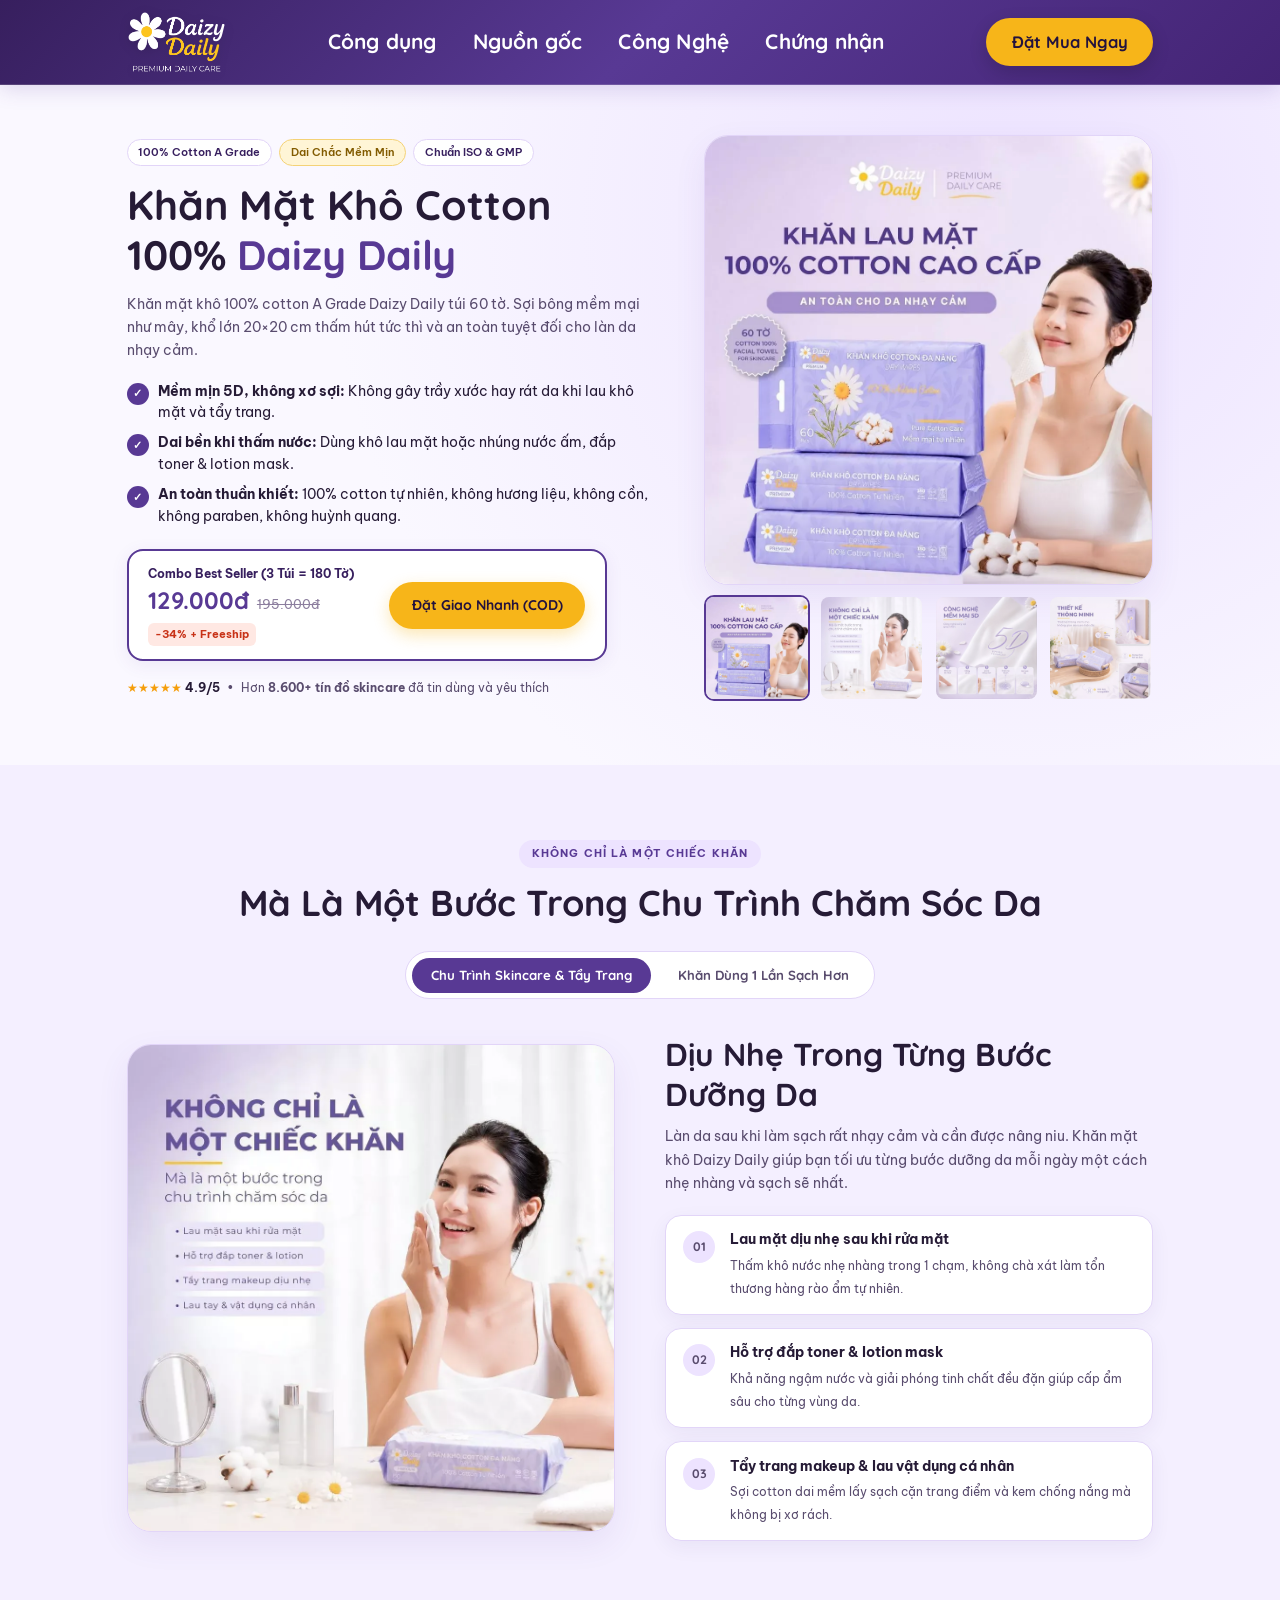
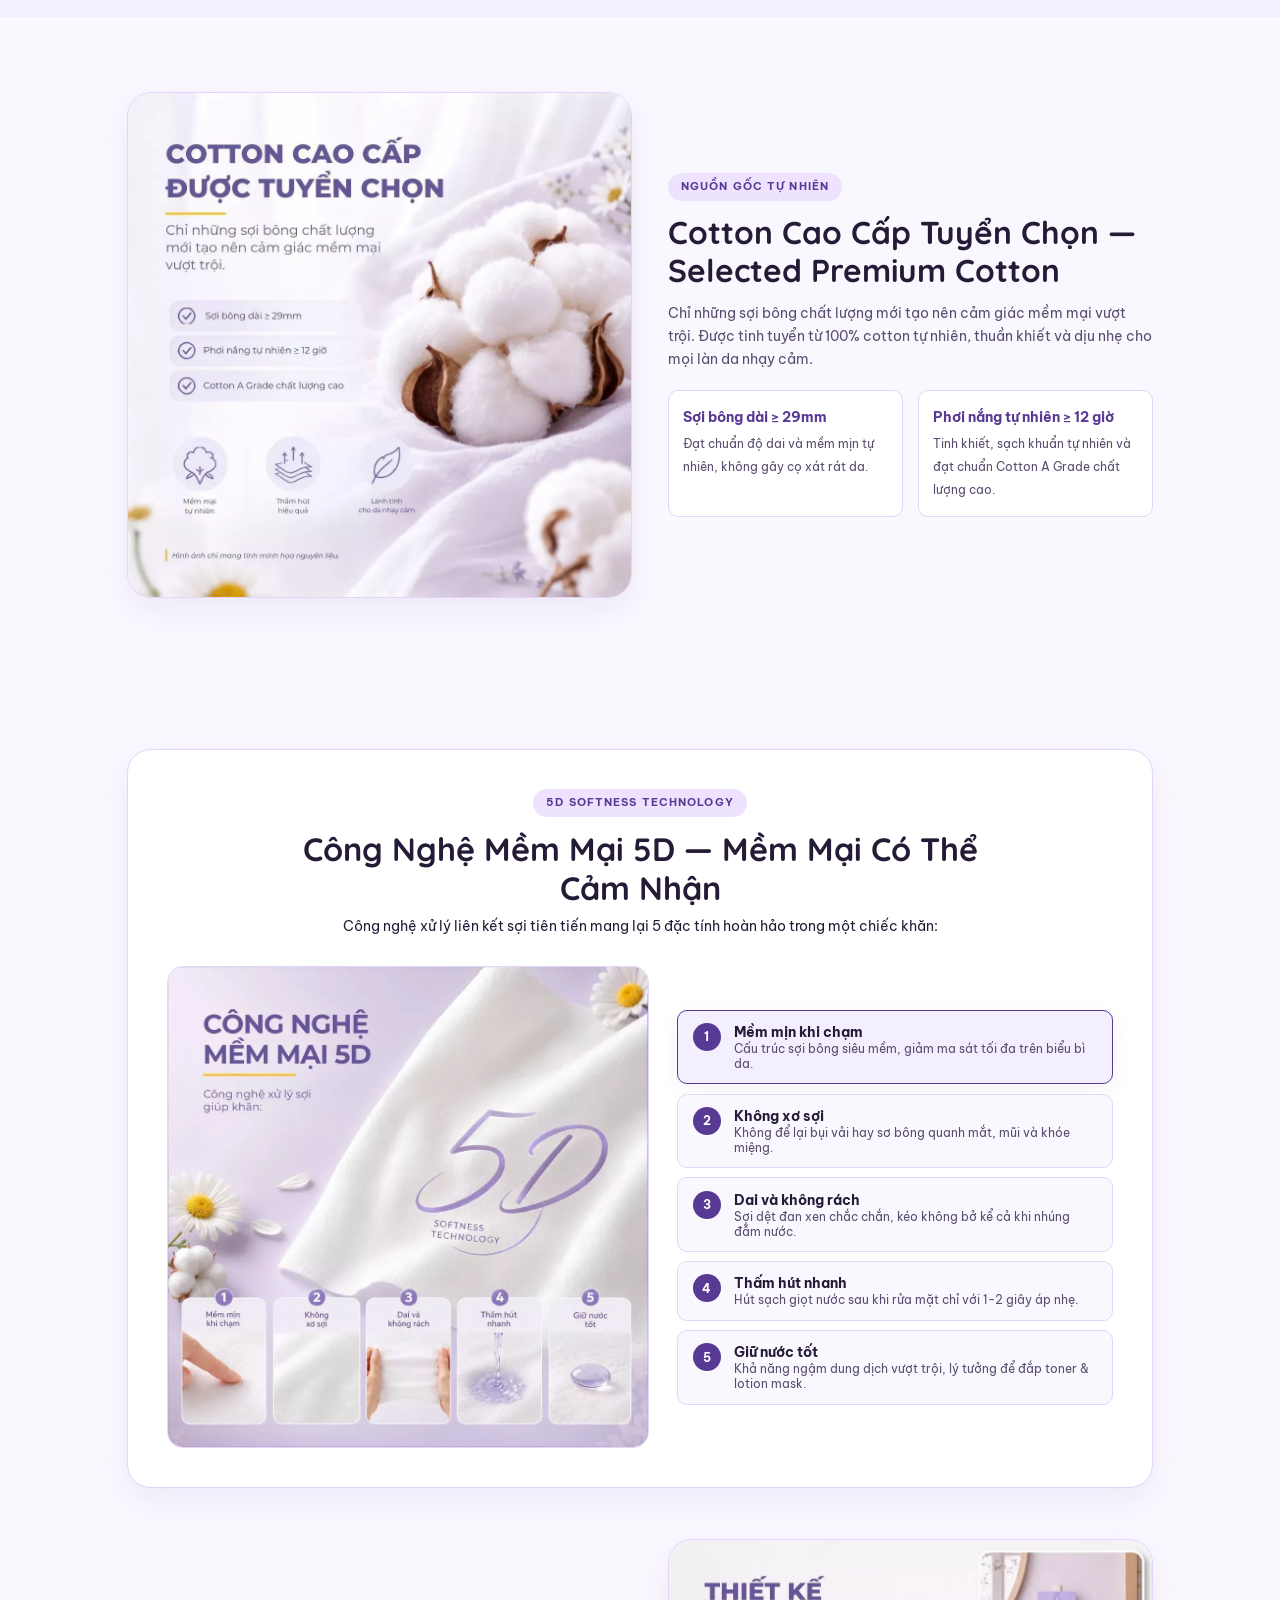
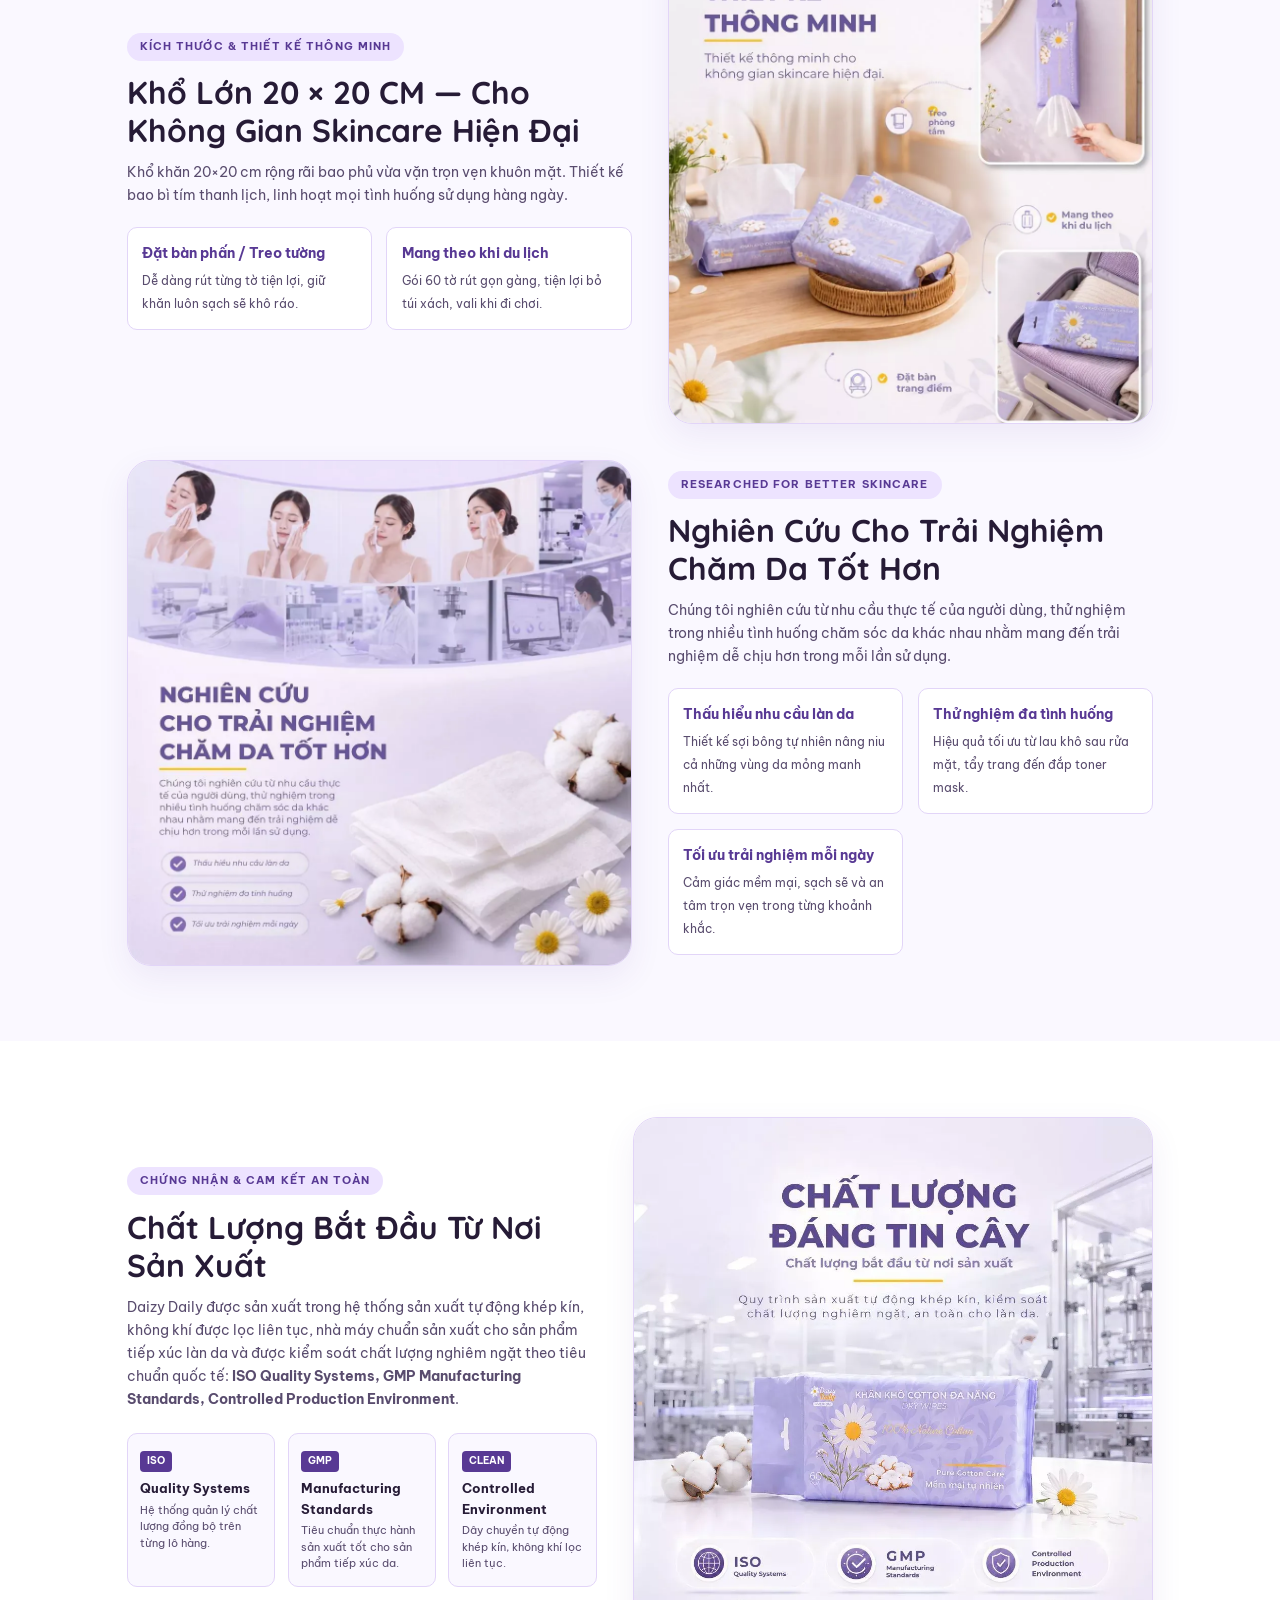
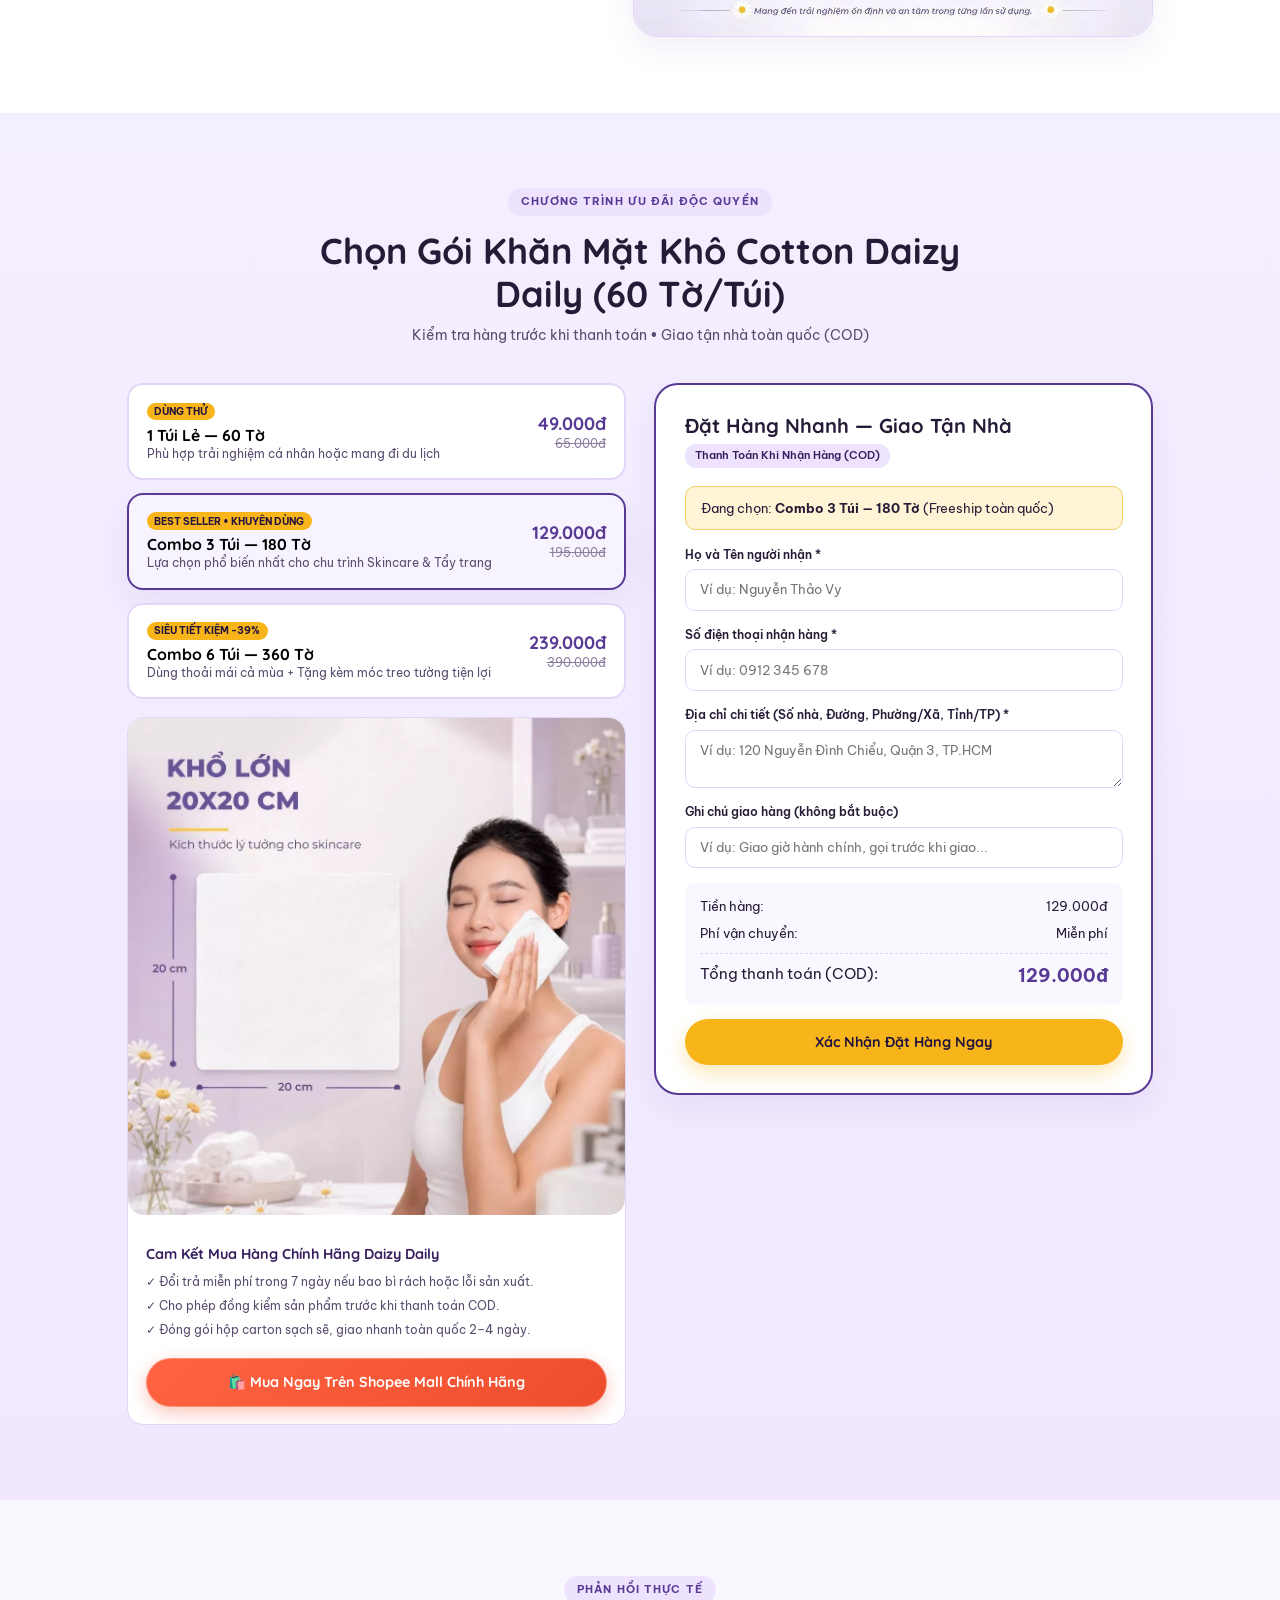
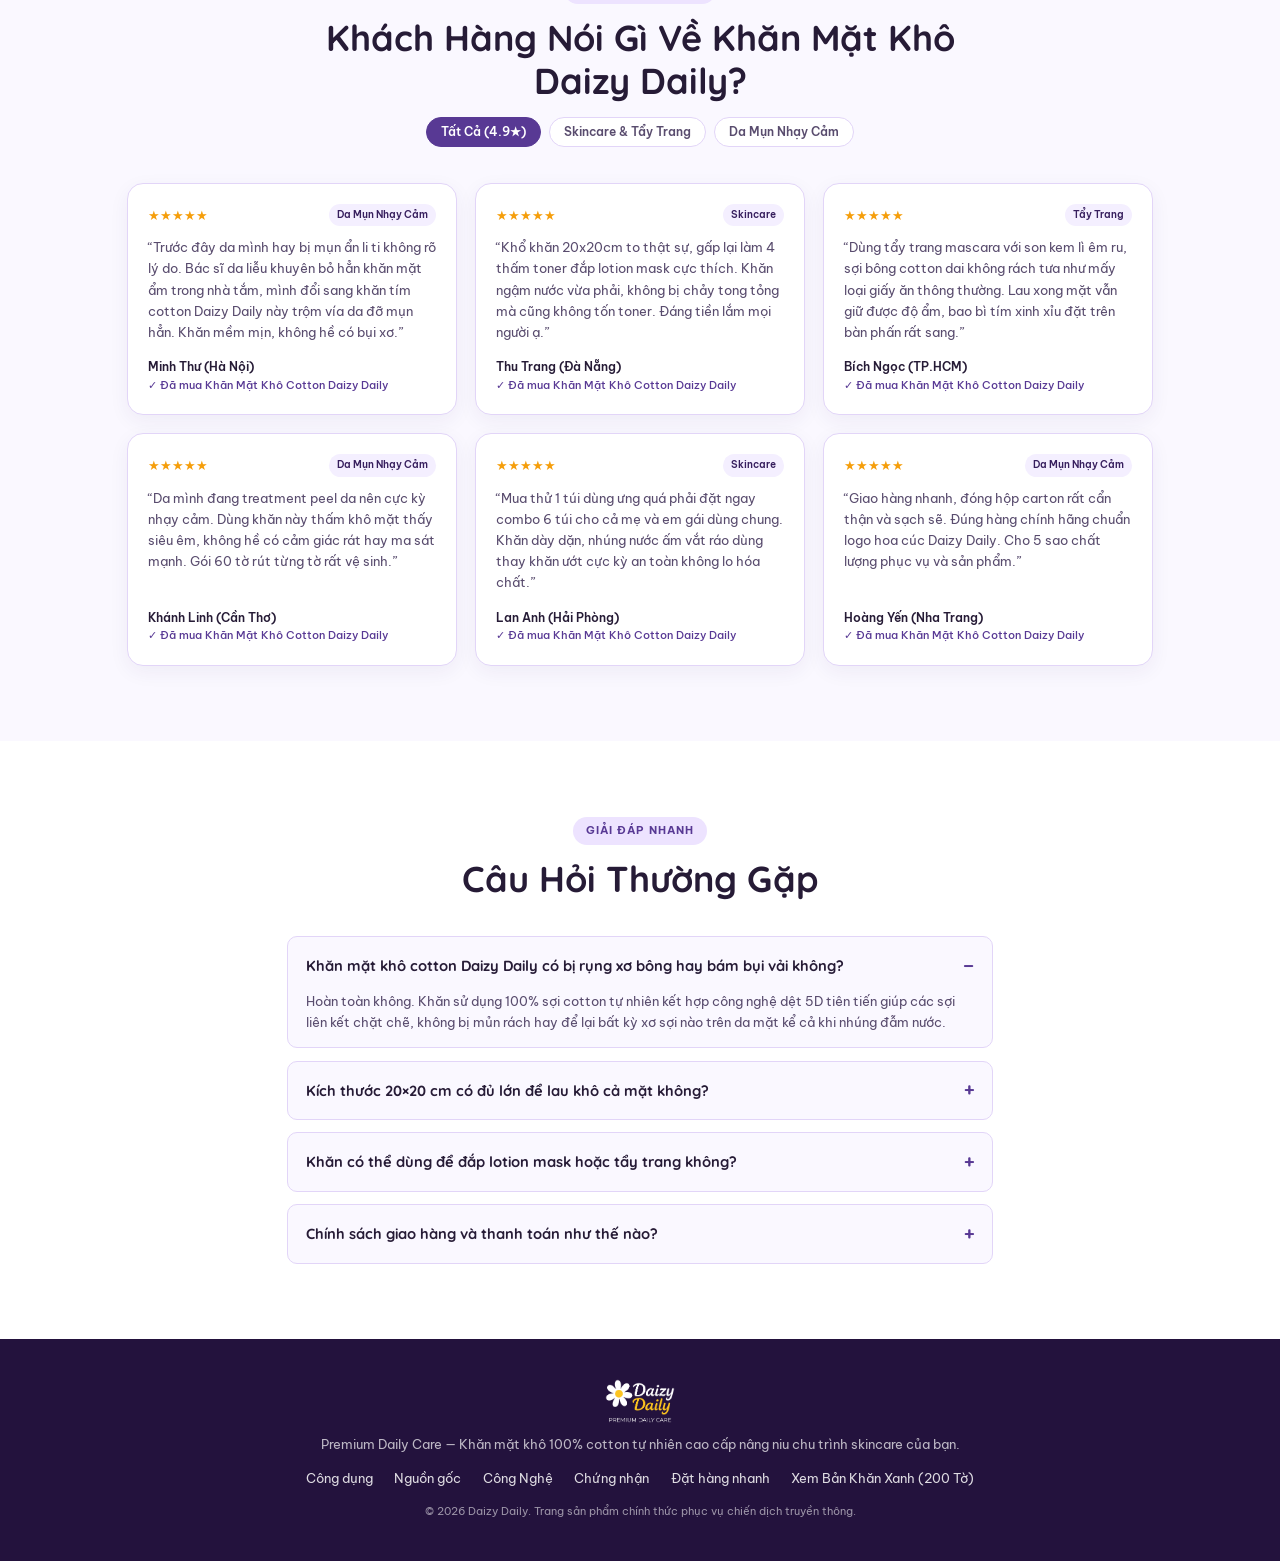
<file: cotton.html>
<!DOCTYPE html>
<html lang="vi">
<head>
  <meta charset="UTF-8" />
  <meta name="viewport" content="width=device-width, initial-scale=1.0" />
  <title>Daizy Daily — Khăn Mặt Khô Cotton 100% Cao Cấp (Túi 60 Tờ 20×20cm)</title>
  <meta name="description" content="Khăn mặt khô dùng 1 lần Daizy Daily 100% cotton tự nhiên cao cấp túi 60 tờ. Mềm mại, sạch sẽ, không xơ sợi, an toàn cho da mụn và chu trình skincare." />

  <!-- Open Graph Metadata -->
  <meta property="og:title" content="Daizy Daily — Khăn Mặt Khô Cotton 100% Cao Cấp (60 Tờ)" />
  <meta property="og:description" content="100% Cotton tự nhiên, công nghệ mềm mại 5D, đạt chuẩn ISO & GMP. An toàn tuyệt đối cho da nhạy cảm." />
  <meta property="og:image" content="assets/purple/hero-square.webp" />
  <meta property="og:type" content="product" />

  <link rel="preconnect" href="https://fonts.googleapis.com" />
  <link rel="preconnect" href="https://fonts.gstatic.com" crossorigin />
  <link href="https://fonts.googleapis.com/css2?family=Be+Vietnam+Pro:wght@400;500;600;700&family=Quicksand:wght@600;700&display=swap" rel="stylesheet" />

  <link rel="stylesheet" href="cotton.css?v=20261117-04" />
</head>
<body>
  <!-- Header (Nền tím thương hiệu để tôn logo chính thức Daizy Daily) -->
  <header class="site-header" id="siteHeader">
    <div class="container header-inner">
      <a href="#top" class="brand-logo" aria-label="Trang chủ Daizy Daily">
        <img src="assets/daizy-logo.png" alt="Logo thương hiệu Daizy Daily" class="brand-logo-img" />
      </a>

      <nav class="header-nav" aria-label="Điều hướng chính">
        <a href="#usage">Công dụng</a>
        <a href="#origin">Nguồn gốc</a>
        <a href="#technology">Công Nghệ</a>
        <a href="#quality">Chứng nhận</a>
      </nav>

      <div class="header-actions">
        <a href="#order" class="btn btn-cta btn-header">Đặt Mua Ngay</a>
      </div>
    </div>
  </header>

  <main id="top">
    <!-- Hero Section (Above the Fold Conversion) -->
    <section class="hero">
      <div class="container hero-grid">
        <div class="hero-content">
          <div class="trust-pill-row">
            <span class="trust-pill">100% Cotton A Grade</span>
            <span class="trust-pill trust-pill-gold">Dai Chắc Mềm Mịn</span>
            <span class="trust-pill">Chuẩn ISO &amp; GMP</span>
          </div>

          <h1 class="hero-title">
            Khăn Mặt Khô Cotton 100% <span class="highlight-teal">Daizy Daily</span>
          </h1>

          <p class="hero-subtitle">
            Khăn mặt khô 100% cotton A Grade Daizy Daily túi 60 tờ. Sợi bông mềm mại như mây, khổ lớn 20×20 cm thấm hút tức thì và an toàn tuyệt đối cho làn da nhạy cảm.
          </p>

          <ul class="hero-bullets">
            <li>
              <span class="check-icon">✓</span>
              <span><strong>Mềm mịn 5D, không xơ sợi:</strong> Không gây trầy xước hay rát da khi lau khô mặt và tẩy trang.</span>
            </li>
            <li>
              <span class="check-icon">✓</span>
              <span><strong>Dai bền khi thấm nước:</strong> Dùng khô lau mặt hoặc nhúng nước ấm, đắp toner &amp; lotion mask.</span>
            </li>
            <li>
              <span class="check-icon">✓</span>
              <span><strong>An toàn thuần khiết:</strong> 100% cotton tự nhiên, không hương liệu, không cồn, không paraben, không huỳnh quang.</span>
            </li>
          </ul>

          <div class="hero-offer-card">
            <div class="offer-price-wrap">
              <span class="offer-label">Combo Best Seller (3 Túi = 180 Tờ)</span>
              <div class="offer-prices">
                <strong class="price-now" id="heroPriceNow">129.000đ</strong>
                <span class="price-old" id="heroPriceOld">195.000đ</span>
                <span class="discount-tag">-34% + Freeship</span>
              </div>
            </div>
            <div class="hero-cta-group">
              <a href="#order" class="btn btn-cta" data-track="HeroOrderClick">
                Đặt Giao Nhanh (COD)
              </a>
            </div>
          </div>

          <div class="social-proof-bar">
            <div class="stars">★★★★★ <strong>4.9/5</strong></div>
            <span class="dot">•</span>
            <span>Hơn <strong>8.600+ tín đồ skincare</strong> đã tin dùng và yêu thích</span>
          </div>
        </div>

        <div class="hero-media">
          <div class="hero-visual-box">
            <img src="assets/purple/hero-square.webp?v=20261117-04" alt="Khăn mặt khô Cotton 100% cao cấp Daizy Daily túi tím 60 tờ" id="heroMainImg" />
          </div>
          <div class="hero-thumbs">
            <button class="thumb-btn active" data-img="assets/purple/hero-square.webp?v=20261117-04" aria-label="Xem ảnh khăn mặt khô cotton 100% Daizy Daily">
              <img src="assets/purple/hero-square.webp?v=20261117-04" alt="Khăn mặt khô cotton 60 tờ" />
            </button>
            <button class="thumb-btn" data-img="assets/purple/skincare-routine.webp" aria-label="Xem ảnh bước skincare lau mặt và tẩy trang">
              <img src="assets/purple/skincare-routine.webp" alt="Skincare lau mặt nhẹ nhàng" />
            </button>
            <button class="thumb-btn" data-img="assets/purple/softness-5d.webp" aria-label="Xem ảnh công nghệ mềm mại 5D">
              <img src="assets/purple/softness-5d.webp" alt="Công nghệ mềm mại 5D" />
            </button>
            <button class="thumb-btn" data-img="assets/purple/smart-design.webp" aria-label="Xem ảnh thiết kế thông minh">
              <img src="assets/purple/smart-design.webp" alt="Thiết kế thông minh tiện lợi" />
            </button>
          </div>
        </div>
      </div>
    </section>

    <!-- Công dụng (2-in-1 Interactive Tabs) — Không chỉ là một chiếc khăn -->
    <section class="usage section-pad" id="usage">
      <div class="container">
        <div class="section-heading center heading-wide">
          <span class="eyebrow">Không Chỉ Là Một Chiếc Khăn</span>
          <h2 class="usage-title-nowrap">Mà Là Một Bước Trong Chu Trình Chăm Sóc Da</h2>
          <div class="usage-tabs" role="tablist">
            <button class="usage-tab active" data-usage="skincare" role="tab" aria-selected="true">
              Chu Trình Skincare &amp; Tẩy Trang
            </button>
            <button class="usage-tab" data-usage="hygiene" role="tab" aria-selected="false">
              Khăn Dùng 1 Lần Sạch Hơn
            </button>
          </div>
        </div>

        <!-- Tab 1: Skincare & Tẩy Trang -->
        <div class="usage-panel active" id="panel-skincare">
          <div class="usage-grid">
            <div class="usage-gallery">
              <img src="assets/purple/skincare-routine.webp" alt="Không chỉ là một chiếc khăn mà là một bước trong chu trình chăm sóc da" />
            </div>
            <div class="usage-details">
              <h3>Dịu Nhẹ Trong Từng Bước Dưỡng Da</h3>
              <p>
                Làn da sau khi làm sạch rất nhạy cảm và cần được nâng niu. Khăn mặt khô Daizy Daily giúp bạn tối ưu từng bước dưỡng da mỗi ngày một cách nhẹ nhàng và sạch sẽ nhất.
              </p>
              <div class="use-case-list">
                <div class="use-case">
                  <span class="uc-dot">01</span>
                  <div>
                    <strong>Lau mặt dịu nhẹ sau khi rửa mặt</strong>
                    <span>Thấm khô nước nhẹ nhàng trong 1 chạm, không chà xát làm tổn thương hàng rào ẩm tự nhiên.</span>
                  </div>
                </div>
                <div class="use-case">
                  <span class="uc-dot">02</span>
                  <div>
                    <strong>Hỗ trợ đắp toner &amp; lotion mask</strong>
                    <span>Khả năng ngậm nước và giải phóng tinh chất đều đặn giúp cấp ẩm sâu cho từng vùng da.</span>
                  </div>
                </div>
                <div class="use-case">
                  <span class="uc-dot">03</span>
                  <div>
                    <strong>Tẩy trang makeup &amp; lau vật dụng cá nhân</strong>
                    <span>Sợi cotton dai mềm lấy sạch cặn trang điểm và kem chống nắng mà không bị xơ rách.</span>
                  </div>
                </div>
              </div>
            </div>
          </div>
        </div>

        <!-- Tab 2: Khăn dùng 1 lần sạch hơn -->
        <div class="usage-panel" id="panel-hygiene">
          <div class="usage-grid">
            <div class="usage-gallery">
              <img src="assets/purple/hygiene-clean.webp" alt="Khăn dùng 1 lần sạch hơn cho làn da Daizy Daily" />
            </div>
            <div class="usage-details">
              <h3>Khăn Dùng 1 Lần Sạch Hơn Cho Làn Da</h3>
              <p>
                Khăn mặt vải treo nhà tắm ẩm ướt là nơi tích tụ hàng triệu vi khuẩn và nấm mốc — nguyên nhân hàng đầu gây mụn ẩn dai dẳng. Daizy Daily mang lại sự sạch sẽ chuẩn da liễu.
              </p>
              <div class="use-case-list">
                <div class="use-case">
                  <span class="uc-dot">01</span>
                  <div>
                    <strong>Sạch sẽ vệ sinh tuyệt đối</strong>
                    <span>Dùng 1 lần duy nhất rồi bỏ, ngăn ngừa vi khuẩn quay trở lại tiếp xúc da mặt.</span>
                  </div>
                </div>
                <div class="use-case">
                  <span class="uc-dot">02</span>
                  <div>
                    <strong>Hạn chế nguy cơ vi khuẩn từ khăn ẩm</strong>
                    <span>Tạm biệt cảm giác ẩm mốc, mùi hôi khó chịu và nguy cơ kích ứng cho da mụn.</span>
                  </div>
                </div>
                <div class="use-case">
                  <span class="uc-dot">03</span>
                  <div>
                    <strong>An toàn và tiện lợi mỗi ngày</strong>
                    <span>Không hương liệu, không cồn, rút từng tờ nhanh gọn đặt ngay bàn trang điểm.</span>
                  </div>
                </div>
              </div>
            </div>
          </div>
        </div>
      </div>
    </section>

    <!-- Nguồn gốc (Cotton Cao Cấp Được Tuyển Chọn) -->
    <section class="origin section-pad" id="origin">
      <div class="container">
        <div class="tech-feature-grid">
          <div class="tech-image-card">
            <img src="assets/purple/cotton-origin.webp" alt="Cotton cao cấp được tuyển chọn Selected Premium Cotton" />
          </div>
          <div class="tech-copy">
            <span class="eyebrow">Nguồn Gốc Tự Nhiên</span>
            <h2>Cotton Cao Cấp Tuyển Chọn — Selected Premium Cotton</h2>
            <p>
              Chỉ những sợi bông chất lượng mới tạo nên cảm giác mềm mại vượt trội. Được tinh tuyển từ 100% cotton tự nhiên, thuần khiết và dịu nhẹ cho mọi làn da nhạy cảm.
            </p>
            <div class="mini-features">
              <div class="mini-item">
                <strong>Sợi bông dài ≥ 29mm</strong>
                <span>Đạt chuẩn độ dai và mềm mịn tự nhiên, không gây cọ xát rát da.</span>
              </div>
              <div class="mini-item">
                <strong>Phơi nắng tự nhiên ≥ 12 giờ</strong>
                <span>Tinh khiết, sạch khuẩn tự nhiên và đạt chuẩn Cotton A Grade chất lượng cao.</span>
              </div>
            </div>
          </div>
        </div>
      </div>
    </section>

    <!-- Công Nghệ (5D Softness & Khổ Lớn 20x20 Thiết Kế Thông Minh) -->
    <section class="technology section-pad" id="technology">
      <div class="container">
        <div class="softness-banner">
          <div class="softness-header">
            <span class="eyebrow">5D Softness Technology</span>
            <h2>Công Nghệ Mềm Mại 5D — Mềm Mại Có Thể Cảm Nhận</h2>
            <p>Công nghệ xử lý liên kết sợi tiên tiến mang lại 5 đặc tính hoàn hảo trong một chiếc khăn:</p>
          </div>

          <div class="softness-layout">
            <div class="softness-img">
              <img src="assets/purple/softness-5d.webp" alt="Công nghệ mềm mại 5D của khăn mặt khô Daizy Daily" />
            </div>
            <div class="softness-steps" id="softnessSteps">
              <button class="step-pill active" data-step="0">
                <span class="step-num">1</span>
                <div>
                  <strong>Mềm mịn khi chạm</strong>
                  <p>Cấu trúc sợi bông siêu mềm, giảm ma sát tối đa trên biểu bì da.</p>
                </div>
              </button>
              <button class="step-pill" data-step="1">
                <span class="step-num">2</span>
                <div>
                  <strong>Không xơ sợi</strong>
                  <p>Không để lại bụi vải hay sơ bông quanh mắt, mũi và khóe miệng.</p>
                </div>
              </button>
              <button class="step-pill" data-step="2">
                <span class="step-num">3</span>
                <div>
                  <strong>Dai và không rách</strong>
                  <p>Sợi dệt đan xen chắc chắn, kéo không bở kể cả khi nhúng đẫm nước.</p>
                </div>
              </button>
              <button class="step-pill" data-step="3">
                <span class="step-num">4</span>
                <div>
                  <strong>Thấm hút nhanh</strong>
                  <p>Hút sạch giọt nước sau khi rửa mặt chỉ với 1-2 giây áp nhẹ.</p>
                </div>
              </button>
              <button class="step-pill" data-step="4">
                <span class="step-num">5</span>
                <div>
                  <strong>Giữ nước tốt</strong>
                  <p>Khả năng ngậm dung dịch vượt trội, lý tưởng để đắp toner &amp; lotion mask.</p>
                </div>
              </button>
            </div>
          </div>
        </div>

        <!-- Thiết kế thông minh & Khổ lớn 20x20 -->
        <div class="hanging-feature-grid">
          <div class="tech-copy">
            <span class="eyebrow">Kích Thước &amp; Thiết Kế Thông Minh</span>
            <h2>Khổ Lớn 20 × 20 CM — Cho Không Gian Skincare Hiện Đại</h2>
            <p>
              Khổ khăn 20×20 cm rộng rãi bao phủ vừa vặn trọn vẹn khuôn mặt. Thiết kế bao bì tím thanh lịch, linh hoạt mọi tình huống sử dụng hàng ngày.
            </p>
            <div class="mini-features">
              <div class="mini-item">
                <strong>Đặt bàn phấn / Treo tường</strong>
                <span>Dễ dàng rút từng tờ tiện lợi, giữ khăn luôn sạch sẽ khô ráo.</span>
              </div>
              <div class="mini-item">
                <strong>Mang theo khi du lịch</strong>
                <span>Gói 60 tờ rút gọn gàng, tiện lợi bỏ túi xách, vali khi đi chơi.</span>
              </div>
            </div>
          </div>
          <div class="tech-image-card">
            <img src="assets/purple/smart-design.webp" alt="Thiết kế thông minh đặt bàn trang điểm treo phòng tắm và mang theo khi du lịch" />
          </div>
        </div>

        <!-- Nghiên cứu cho trải nghiệm chăm da tốt hơn -->
        <div class="tech-feature-grid" style="margin-top: 2.5rem;">
          <div class="tech-image-card">
            <img src="assets/purple/research-skincare.webp" alt="Nghiên cứu cho trải nghiệm chăm sóc da tốt hơn Daizy Daily" />
          </div>
          <div class="tech-copy">
            <span class="eyebrow">Researched For Better Skincare</span>
            <h2>Nghiên Cứu Cho Trải Nghiệm Chăm Da Tốt Hơn</h2>
            <p>
              Chúng tôi nghiên cứu từ nhu cầu thực tế của người dùng, thử nghiệm trong nhiều tình huống chăm sóc da khác nhau nhằm mang đến trải nghiệm dễ chịu hơn trong mỗi lần sử dụng.
            </p>
            <div class="mini-features">
              <div class="mini-item">
                <strong>Thấu hiểu nhu cầu làn da</strong>
                <span>Thiết kế sợi bông tự nhiên nâng niu cả những vùng da mỏng manh nhất.</span>
              </div>
              <div class="mini-item">
                <strong>Thử nghiệm đa tình huống</strong>
                <span>Hiệu quả tối ưu từ lau khô sau rửa mặt, tẩy trang đến đắp toner mask.</span>
              </div>
              <div class="mini-item">
                <strong>Tối ưu trải nghiệm mỗi ngày</strong>
                <span>Cảm giác mềm mại, sạch sẽ và an tâm trọn vẹn trong từng khoảnh khắc.</span>
              </div>
            </div>
          </div>
        </div>
      </div>
    </section>

    <!-- Chứng nhận (Quality & Safety Authority) -->
    <section class="quality section-pad" id="quality">
      <div class="container quality-grid">
        <div class="quality-copy">
          <span class="eyebrow">Chứng Nhận &amp; Cam Kết An Toàn</span>
          <h2>Chất Lượng Bắt Đầu Từ Nơi Sản Xuất</h2>
          <p>
            Daizy Daily được sản xuất trong hệ thống sản xuất tự động khép kín, không khí được lọc liên tục, nhà máy chuẩn sản xuất cho sản phẩm tiếp xúc làn da và được kiểm soát chất lượng nghiêm ngặt theo tiêu chuẩn quốc tế: <strong>ISO Quality Systems, GMP Manufacturing Standards, Controlled Production Environment</strong>.
          </p>

          <div class="cert-cards">
            <div class="cert-item">
              <span class="cert-tag">ISO</span>
              <strong>Quality Systems</strong>
              <p>Hệ thống quản lý chất lượng đồng bộ trên từng lô hàng.</p>
            </div>
            <div class="cert-item">
              <span class="cert-tag">GMP</span>
              <strong>Manufacturing Standards</strong>
              <p>Tiêu chuẩn thực hành sản xuất tốt cho sản phẩm tiếp xúc da.</p>
            </div>
            <div class="cert-item">
              <span class="cert-tag">CLEAN</span>
              <strong>Controlled Environment</strong>
              <p>Dây chuyền tự động khép kín, không khí lọc liên tục.</p>
            </div>
          </div>
        </div>

        <div class="quality-media">
          <img src="assets/purple/factory-quality.webp" alt="Chất lượng đáng tin cậy - Quy trình sản xuất khép kín đạt chuẩn ISO và GMP của Daizy Daily" />
        </div>
      </div>
    </section>

    <!-- Combo Offer & Fast COD Checkout Section -->
    <section class="order-section section-pad" id="order">
      <div class="container">
        <div class="section-heading center">
          <span class="eyebrow">Chương Trình Ưu Đãi Độc Quyền</span>
          <h2>Chọn Gói Khăn Mặt Khô Cotton Daizy Daily (60 Tờ/Túi)</h2>
          <p class="order-sub">Kiểm tra hàng trước khi thanh toán &bull; Giao tận nhà toàn quốc (COD)</p>
        </div>

        <div class="order-layout">
          <!-- Package Selection -->
          <div class="packages-column">
            <div class="package-list" id="packageList">
              <!-- Populated by JS from CONFIG -->
            </div>

            <div class="combo-visual-note">
              <img src="assets/purple/size-20x20.webp" alt="Khăn mặt khô cotton 100% cao cấp Daizy Daily khổ lớn 20x20 cm" />
              <div class="guarantee-box">
                <h4>Cam Kết Mua Hàng Chính Hãng Daizy Daily</h4>
                <ul>
                  <li>✓ Đổi trả miễn phí trong 7 ngày nếu bao bì rách hoặc lỗi sản xuất.</li>
                  <li>✓ Cho phép đồng kiểm sản phẩm trước khi thanh toán COD.</li>
                  <li>✓ Đóng gói hộp carton sạch sẽ, giao nhanh toàn quốc 2–4 ngày.</li>
                </ul>

                <a href="https://shopee.vn/Kh%C4%83n-Lau-M%E1%BA%B7t-D%C3%B9ng-1-L%E1%BA%A7n-Daizy-Daily-Kh%C4%83n-Kh%C3%B4-Cotton-T%E1%BA%A9y-Trang-Ch%C4%83m-S%C3%B3c-Da-Facial-Towel-60-T%E1%BB%9D-i.1819870467.55313319642?extraParams=%7B%22display_model_id%22%3A381187420539%2C%22model_selection_logic%22%3A3%7D&image_ids=vn-11134207-81ztc-mq7hklmb55vxfa" target="_blank" rel="noopener noreferrer" class="btn btn-shopee btn-full" style="margin-top:1.25rem; font-size:1rem; padding:0.85rem;">
                  🛍️ Mua Ngay Trên Shopee Mall Chính Hãng
                </a>
              </div>
            </div>
          </div>

          <!-- Quick COD Checkout Form -->
          <div class="checkout-card">
            <div class="checkout-head">
              <h3>Đặt Hàng Nhanh — Giao Tận Nhà</h3>
              <span class="cod-pill">Thanh Toán Khi Nhận Hàng (COD)</span>
            </div>

            <form id="orderForm" class="order-form">
              <div class="selected-summary" id="selectedSummary">
                <!-- Populated dynamically -->
              </div>

              <div class="form-group">
                <label for="customerName">Họ và Tên người nhận *</label>
                <input type="text" id="customerName" required placeholder="Ví dụ: Nguyễn Thảo Vy" />
              </div>

              <div class="form-group">
                <label for="customerPhone">Số điện thoại nhận hàng *</label>
                <input type="tel" id="customerPhone" required pattern="[0-9\s\+\-]{9,15}" placeholder="Ví dụ: 0912 345 678" />
              </div>

              <div class="form-group">
                <label for="customerAddress">Địa chỉ chi tiết (Số nhà, Đường, Phường/Xã, Tỉnh/TP) *</label>
                <textarea id="customerAddress" rows="2" required placeholder="Ví dụ: 120 Nguyễn Đình Chiểu, Quận 3, TP.HCM"></textarea>
              </div>

              <div class="form-group">
                <label for="customerNote">Ghi chú giao hàng (không bắt buộc)</label>
                <input type="text" id="customerNote" placeholder="Ví dụ: Giao giờ hành chính, gọi trước khi giao..." />
              </div>

              <div class="price-breakdown">
                <div class="pb-row">
                  <span>Tiền hàng:</span>
                  <span id="summaryProductPrice">129.000đ</span>
                </div>
                <div class="pb-row">
                  <span>Phí vận chuyển:</span>
                  <span id="summaryShipping">Miễn phí</span>
                </div>
                <div class="pb-row pb-total">
                  <span>Tổng thanh toán (COD):</span>
                  <strong id="summaryTotal">129.000đ</strong>
                </div>
              </div>

              <button type="submit" class="btn btn-cta btn-full btn-lg">
                Xác Nhận Đặt Hàng Ngay
              </button>
            </form>
          </div>
        </div>
      </div>
    </section>

    <!-- Social Proof / Customer Reviews -->
    <section class="reviews section-pad" id="reviews">
      <div class="container">
        <div class="section-heading center">
          <span class="eyebrow">Phản Hồi Thực Tế</span>
          <h2>Khách Hàng Nói Gì Về Khăn Mặt Khô Daizy Daily?</h2>
          <div class="review-filters">
            <button class="rev-filter active" data-rev="all">Tất Cả (4.9★)</button>
            <button class="rev-filter" data-rev="skincare">Skincare &amp; Tẩy Trang</button>
            <button class="rev-filter" data-rev="sensitive">Da Mụn Nhạy Cảm</button>
          </div>
        </div>

        <div class="reviews-grid" id="reviewsGrid">
          <!-- Rendered by JS -->
        </div>
      </div>
    </section>

    <!-- FAQ Section -->
    <section class="faq section-pad">
      <div class="container faq-container">
        <div class="section-heading center">
          <span class="eyebrow">Giải Đáp Nhanh</span>
          <h2>Câu Hỏi Thường Gặp</h2>
        </div>

        <div class="faq-list" id="faqList">
          <details class="faq-item" open>
            <summary>Khăn mặt khô cotton Daizy Daily có bị rụng xơ bông hay bám bụi vải không?</summary>
            <p>Hoàn toàn không. Khăn sử dụng 100% sợi cotton tự nhiên kết hợp công nghệ dệt 5D tiên tiến giúp các sợi liên kết chặt chẽ, không bị mủn rách hay để lại bất kỳ xơ sợi nào trên da mặt kể cả khi nhúng đẫm nước.</p>
          </details>
          <details class="faq-item">
            <summary>Kích thước 20×20 cm có đủ lớn để lau khô cả mặt không?</summary>
            <p>Kích thước 20×20 cm là tỷ lệ lý tưởng được nghiên cứu cho skincare. Chỉ cần 1 tờ khăn duy nhất là đủ bao phủ và thấm khô toàn bộ khuôn mặt cùng vùng cổ một cách nhanh chóng và dễ chịu.</p>
          </details>
          <details class="faq-item">
            <summary>Khăn có thể dùng để đắp lotion mask hoặc tẩy trang không?</summary>
            <p>Rất phù hợp. Nhờ cấu trúc sợi cotton giữ nước tốt, bạn có thể thấm toner để đắp lotion mask cấp ẩm sâu, hoặc kết hợp nước tẩy trang lấy sạch lớp trang điểm mà không lo chà xát rát da.</p>
          </details>
          <details class="faq-item">
            <summary>Chính sách giao hàng và thanh toán như thế nào?</summary>
            <p>Daizy Daily hỗ trợ giao hàng tận nhà trên toàn quốc. Bạn được mở hộp kiểm tra đúng số lượng sản phẩm trước khi thanh toán tiền mặt cho nhân viên giao hàng (COD).</p>
          </details>
        </div>
      </div>
    </section>
  </main>

  <!-- Footer -->
  <footer class="site-footer">
    <div class="container footer-inner">
      <div class="footer-brand">
        <img src="assets/daizy-logo.png" alt="Daizy Daily" class="footer-logo-img" />
        <p>Premium Daily Care — Khăn mặt khô 100% cotton tự nhiên cao cấp nâng niu chu trình skincare của bạn.</p>
      </div>
      <div class="footer-links">
        <a href="#usage">Công dụng</a>
        <a href="#origin">Nguồn gốc</a>
        <a href="#technology">Công Nghệ</a>
        <a href="#quality">Chứng nhận</a>
        <a href="#order">Đặt hàng nhanh</a>
        <a href="index.html">Xem Bản Khăn Xanh (200 Tờ)</a>
      </div>
      <p class="footer-copy">© 2026 Daizy Daily. Trang sản phẩm chính thức phục vụ chiến dịch truyền thông.</p>
    </div>
  </footer>

  <!-- Mobile Sticky Bottom Conversion Bar -->
  <div class="mobile-sticky-bar">
    <a href="#order" class="btn btn-cta btn-full sticky-cod">Đặt Mua Ngay (Kiểm Tra Trước Khi Thanh Toán)</a>
  </div>

  <!-- Order Success Modal -->
  <div class="modal-backdrop" id="successModal" aria-hidden="true">
    <div class="modal-box" role="dialog" aria-modal="true" aria-labelledby="successTitle">
      <div class="success-icon">✓</div>
      <h3 id="successTitle">Đặt Hàng Thành Công!</h3>
      <p id="successMessage"></p>
      <button class="btn btn-primary btn-full" id="closeSuccessBtn">Đóng Thông Báo</button>
    </div>
  </div>

  <script src="cotton.js?v=20261117-04"></script>
</body>
</html>
</file>
<file: styles.css>
/* ==========================================================================
   DAIZY DAILY — Brand Design System & Facebook Ads CRO Styles
   Brand Colors: Teal (#007C73), Mint (#EAF6F4), Daisy Yellow (#F7B519)
   ========================================================================== */

:root {
  --teal-main: #007c73;
  --teal-dark: #005b54;
  --teal-deep: #113a36;
  --mint-bg: #eef7f6;
  --mint-soft: #f6fbfa;
  --mint-border: #cde5e2;
  --daisy-yellow: #f7b519;
  --daisy-yellow-hover: #e2a20d;
  --daisy-yellow-soft: #fff5d6;
  --shopee-orange: #ee4d2d;
  --shopee-orange-hover: #d73b1d;

  --ink-primary: #133b37;
  --ink-secondary: #486763;
  --ink-muted: #6c8784;
  --white: #ffffff;

  --radius-sm: 10px;
  --radius-md: 16px;
  --radius-lg: 24px;
  --shadow-soft: 0 12px 32px rgba(0, 124, 115, 0.08);
  --shadow-card: 0 6px 20px rgba(17, 58, 54, 0.06);

  --font-display: 'Quicksand', 'Be Vietnam Pro', sans-serif;
  --font-body: 'Be Vietnam Pro', -apple-system, BlinkMacSystemFont, sans-serif;
}

*,
*::before,
*::after {
  box-sizing: border-box;
  margin: 0;
  padding: 0;
}

html {
  scroll-behavior: smooth;
  font-size: 14.4px;
}

section[id] {
  scroll-margin-top: 96px;
}

@media (max-width: 960px) {
  section[id] {
    scroll-margin-top: 65px;
  }
}

body {
  font-family: var(--font-body);
  background-color: var(--mint-soft);
  color: var(--ink-primary);
  line-height: 1.6;
  -webkit-font-smoothing: antialiased;
}

img {
  display: block;
  width: 100%;
  height: auto;
}

a {
  text-decoration: none;
  color: inherit;
}

button {
  font-family: inherit;
  cursor: pointer;
  border: none;
  background: none;
}

.container {
  width: 100%;
  max-width: 1060px;
  margin: 0 auto;
  padding: 0 1.15rem;
}

.section-pad {
  padding: clamp(3.25rem, 6vw, 5.25rem) 0;
}

/* Typography & Section Headings */
h1, h2, h3, h4 {
  font-family: var(--font-display);
  font-weight: 700;
  line-height: 1.2;
  color: var(--ink-primary);
}

.eyebrow {
  display: inline-block;
  font-size: 0.78rem;
  font-weight: 700;
  letter-spacing: 0.1em;
  text-transform: uppercase;
  color: var(--teal-main);
  background-color: #dcf2ef;
  padding: 0.35rem 0.9rem;
  border-radius: 999px;
  margin-bottom: 0.85rem;
}

.section-heading {
  margin-bottom: 2.5rem;
}

.section-heading.center {
  text-align: center;
  max-width: 680px;
  margin-inline: auto;
}

.section-heading.heading-wide {
  max-width: 880px;
}

@media (min-width: 768px) {
  .usage-title-nowrap {
    white-space: nowrap;
  }
}

.section-heading h2 {
  font-size: clamp(1.75rem, 3.4vw, 2.5rem);
  margin-bottom: 0.65rem;
}

.highlight-teal {
  color: var(--teal-main);
}

/* Buttons */
.btn {
  display: inline-flex;
  align-items: center;
  justify-content: center;
  gap: 0.5rem;
  font-family: var(--font-display);
  font-weight: 700;
  border-radius: 999px;
  padding: 0.8rem 1.5rem;
  font-size: 0.95rem;
  transition: all 0.25s ease;
  text-align: center;
}

.btn-sm {
  padding: 0.55rem 1.2rem;
  font-size: 0.86rem;
}

.btn-lg {
  padding: 0.95rem 1.75rem;
  font-size: 1rem;
}

.btn-full {
  width: 100%;
}

.btn-primary {
  background-color: var(--teal-main);
  color: var(--white);
}

.btn-primary:hover {
  background-color: var(--teal-dark);
  transform: translateY(-2px);
}

.btn-cta {
  background-color: var(--daisy-yellow);
  color: var(--teal-deep);
  box-shadow: 0 8px 20px rgba(247, 181, 25, 0.32);
}

.btn-cta:hover {
  background-color: var(--daisy-yellow-hover);
  transform: translateY(-2px);
}

.btn-shopee {
  background-color: var(--shopee-orange);
  color: var(--white);
  box-shadow: 0 8px 18px rgba(238, 77, 45, 0.24);
}

.btn-shopee:hover {
  background-color: var(--shopee-orange-hover);
  transform: translateY(-2px);
}

/* Header */
.site-header {
  position: sticky;
  top: 0;
  z-index: 80;
  background: linear-gradient(90deg, #00665f 0%, #007c73 50%, #008f84 100%);
  border-bottom: 1px solid rgba(255, 255, 255, 0.16);
  box-shadow: 0 4px 20px rgba(0, 75, 69, 0.18);
}

.header-inner {
  display: flex;
  align-items: center;
  justify-content: space-between;
  height: 84px;
  gap: 1.5rem;
}

.brand-logo {
  display: inline-flex;
  align-items: center;
  flex-shrink: 0;
  transition: transform 0.2s ease;
}

.brand-logo:hover {
  transform: scale(1.02);
}

.brand-logo-img {
  height: 62px;
  width: auto;
  display: block;
  object-fit: contain;
  filter: drop-shadow(0 2px 6px rgba(0, 0, 0, 0.12));
}

.header-nav {
  display: flex;
  align-items: center;
  gap: 2.5rem;
}

.header-nav a {
  font-family: var(--font-display);
  font-size: 1.45rem;
  font-weight: 700;
  letter-spacing: 0.01em;
  color: #ffffff;
  position: relative;
  padding: 0.35rem 0;
  transition: color 0.25s ease;
}

.header-nav a::after {
  content: '';
  position: absolute;
  left: 0;
  bottom: -2px;
  width: 100%;
  height: 3px;
  border-radius: 2px;
  background-color: var(--daisy-yellow);
  transform: scaleX(0);
  transition: transform 0.25s cubic-bezier(0.22, 1, 0.36, 1);
  transform-origin: center;
}

.header-nav a:hover {
  color: var(--daisy-yellow);
}

.header-nav a:hover::after {
  transform: scaleX(1);
}

.btn-header {
  padding: 0.75rem 1.8rem;
  font-size: 1.15rem;
  font-weight: 700;
  box-shadow: 0 6px 18px rgba(0, 0, 0, 0.16);
  white-space: nowrap;
}

/* Hero Section */
.hero {
  background: radial-gradient(circle at 80% 20%, #d8f0ec 0%, var(--mint-soft) 60%);
  padding: clamp(2rem, 4vw, 3.5rem) 0 clamp(3rem, 5vw, 4.5rem);
}

.hero-grid {
  display: grid;
  grid-template-columns: 1.08fr 0.92fr;
  gap: clamp(2rem, 4vw, 3.5rem);
  align-items: center;
}

.trust-pill-row {
  display: flex;
  flex-wrap: wrap;
  gap: 0.5rem;
  margin-bottom: 1rem;
}

.trust-pill {
  font-size: 0.76rem;
  font-weight: 600;
  color: var(--teal-dark);
  background-color: var(--white);
  border: 1px solid var(--mint-border);
  padding: 0.28rem 0.75rem;
  border-radius: 999px;
}

.trust-pill-gold {
  background-color: var(--daisy-yellow-soft);
  border-color: #f4d277;
  color: #825b00;
}

.hero-title {
  font-size: clamp(1.95rem, 3.6vw, 2.85rem);
  margin-bottom: 1rem;
}

.hero-subtitle {
  font-size: 1rem;
  color: var(--ink-secondary);
  margin-bottom: 1.25rem;
}

.hero-bullets {
  list-style: none;
  display: grid;
  gap: 0.6rem;
  margin-bottom: 1.5rem;
}

.hero-bullets li {
  display: flex;
  align-items: flex-start;
  gap: 0.65rem;
  font-size: 0.94rem;
}

.check-icon {
  display: inline-flex;
  align-items: center;
  justify-content: center;
  width: 22px;
  height: 22px;
  flex-shrink: 0;
  border-radius: 50%;
  background-color: var(--teal-main);
  color: var(--white);
  font-size: 0.75rem;
  font-weight: 700;
  margin-top: 2px;
}

.hero-offer-card {
  background-color: var(--white);
  border: 2px solid var(--teal-main);
  border-radius: var(--radius-md);
  padding: 0.95rem 1.35rem;
  box-shadow: 0 4px 18px rgba(0, 124, 115, 0.08);
  margin-bottom: 1.15rem;
  display: flex;
  align-items: center;
  justify-content: space-between;
  gap: 1.25rem;
  max-width: 480px;
}

.offer-price-wrap {
  flex: 1;
  min-width: 0;
}

.offer-label {
  display: block;
  font-size: 0.82rem;
  font-weight: 700;
  color: var(--teal-dark);
  margin-bottom: 0.2rem;
  white-space: nowrap;
}

.offer-prices {
  display: flex;
  align-items: baseline;
  flex-wrap: wrap;
  gap: 0.55rem;
  margin-bottom: 0;
}

.price-now {
  font-family: var(--font-display);
  font-size: 1.65rem;
  font-weight: 800;
  color: var(--teal-main);
  line-height: 1.1;
}

.price-old {
  font-size: 0.92rem;
  color: var(--ink-muted);
  text-decoration: line-through;
}

.discount-tag {
  background-color: #ffe8e3;
  color: #c83217;
  font-weight: 700;
  font-size: 0.74rem;
  padding: 0.2rem 0.5rem;
  border-radius: 6px;
  white-space: nowrap;
}

.hero-cta-group {
  flex-shrink: 0;
}

.hero-cta-group .btn {
  padding: 0.85rem 1.55rem;
  font-size: 0.98rem;
  font-weight: 700;
  white-space: nowrap;
  box-shadow: 0 6px 16px rgba(247, 181, 25, 0.32);
}

.social-proof-bar {
  display: flex;
  align-items: center;
  flex-wrap: wrap;
  gap: 0.5rem;
  font-size: 0.86rem;
  color: var(--ink-secondary);
}

.stars {
  color: #f59e0b;
}

.stars strong {
  color: var(--ink-primary);
}

/* Hero Visual Gallery */
.hero-visual-box {
  position: relative;
  border-radius: var(--radius-lg);
  overflow: hidden;
  background-color: var(--white);
  box-shadow: var(--shadow-soft);
  border: 1px solid var(--mint-border);
}

.hero-visual-box img {
  aspect-ratio: 1 / 1;
  object-fit: cover;
}

.floating-spec {
  position: absolute;
  background-color: rgba(255, 255, 255, 0.94);
  backdrop-filter: blur(8px);
  border: 1px solid var(--mint-border);
  padding: 0.55rem 0.9rem;
  border-radius: var(--radius-sm);
  box-shadow: var(--shadow-card);
}

.floating-spec strong {
  display: block;
  font-size: 0.85rem;
  color: var(--teal-main);
}

.floating-spec span {
  font-size: 0.72rem;
  color: var(--ink-secondary);
}

.spec-top {
  top: 1rem;
  left: 1rem;
}

.spec-bottom {
  bottom: 1rem;
  right: 1rem;
}

.hero-thumbs {
  display: grid;
  grid-template-columns: repeat(4, 1fr);
  gap: 0.65rem;
  margin-top: 0.75rem;
}

.thumb-btn {
  border-radius: var(--radius-sm);
  overflow: hidden;
  border: 2px solid transparent;
  opacity: 0.72;
  transition: all 0.2s ease;
}

.thumb-btn img {
  aspect-ratio: 1 / 1;
  object-fit: cover;
}

.thumb-btn.active,
.thumb-btn:hover {
  border-color: var(--teal-main);
  opacity: 1;
}

/* Comparison Section */
.comparison {
  background-color: var(--white);
}

.compare-grid {
  display: grid;
  grid-template-columns: 1fr 1fr;
  gap: 1.5rem;
}

.compare-card {
  padding: 1.75rem;
  border-radius: var(--radius-md);
}

.compare-bad {
  background-color: #fbf7f6;
  border: 1px solid #f0deda;
}

.compare-good {
  background-color: var(--mint-bg);
  border: 2px solid var(--teal-main);
  box-shadow: var(--shadow-soft);
}

.compare-header {
  display: flex;
  align-items: center;
  gap: 0.75rem;
  margin-bottom: 1.15rem;
}

.compare-icon {
  display: inline-flex;
  align-items: center;
  justify-content: center;
  width: 30px;
  height: 30px;
  border-radius: 50%;
  font-weight: 700;
  flex-shrink: 0;
}

.compare-bad .compare-icon {
  background-color: #f6d5cf;
  color: #b43622;
}

.compare-good .compare-icon {
  background-color: var(--teal-main);
  color: var(--white);
}

.compare-card ul {
  list-style: none;
  display: grid;
  gap: 0.75rem;
  font-size: 0.94rem;
}

.compare-bad li {
  color: #6b534f;
}

/* Origin & Technology & 5D Softness */
.origin {
  background-color: var(--mint-soft);
}

.tech-feature-grid,
.hanging-feature-grid {
  display: grid;
  grid-template-columns: 1.02fr 0.98fr;
  gap: 2.5rem;
  align-items: center;
}

.hanging-feature-grid {
  margin-top: 3.5rem;
}

.tech-image-card {
  border-radius: var(--radius-lg);
  overflow: hidden;
  box-shadow: var(--shadow-soft);
  border: 1px solid var(--mint-border);
}

.tech-copy h2 {
  font-size: clamp(1.65rem, 3vw, 2.2rem);
  margin-bottom: 0.85rem;
}

.tech-copy p {
  color: var(--ink-secondary);
  margin-bottom: 1.35rem;
}

.mini-features {
  display: grid;
  grid-template-columns: 1fr 1fr;
  gap: 1rem;
}

.mini-item {
  background-color: var(--white);
  border: 1px solid var(--mint-border);
  border-radius: var(--radius-sm);
  padding: 1rem;
}

.mini-item strong {
  display: block;
  color: var(--teal-main);
  margin-bottom: 0.25rem;
}

.mini-item span {
  font-size: 0.86rem;
  color: var(--ink-secondary);
}

.softness-banner {
  background-color: var(--white);
  border: 1px solid var(--mint-border);
  border-radius: var(--radius-lg);
  padding: clamp(1.5rem, 4vw, 2.75rem);
  box-shadow: var(--shadow-soft);
}

.softness-header {
  text-align: center;
  max-width: 680px;
  margin: 0 auto 2rem;
}

.softness-header h2 {
  font-size: clamp(1.65rem, 3vw, 2.25rem);
  margin-bottom: 0.5rem;
}

.softness-layout {
  display: grid;
  grid-template-columns: 1.05fr 0.95fr;
  gap: 2rem;
  align-items: center;
}

.softness-img {
  border-radius: var(--radius-md);
  overflow: hidden;
  border: 1px solid var(--mint-border);
}

.softness-steps {
  display: grid;
  gap: 0.65rem;
}

.step-pill {
  display: flex;
  align-items: flex-start;
  gap: 0.9rem;
  text-align: left;
  padding: 0.85rem 1rem;
  border-radius: var(--radius-sm);
  border: 1px solid var(--mint-border);
  background-color: var(--mint-soft);
  transition: all 0.2s ease;
}

.step-pill.active,
.step-pill:hover {
  background-color: var(--mint-bg);
  border-color: var(--teal-main);
  box-shadow: var(--shadow-card);
}

.step-num {
  display: inline-flex;
  align-items: center;
  justify-content: center;
  width: 28px;
  height: 28px;
  border-radius: 50%;
  background-color: var(--teal-main);
  color: var(--white);
  font-weight: 700;
  font-size: 0.85rem;
  flex-shrink: 0;
}

.step-pill strong {
  display: block;
  font-size: 0.96rem;
  color: var(--ink-primary);
}

.step-pill p {
  font-size: 0.84rem;
  color: var(--ink-secondary);
}

/* Usage 2-in-1 Tabs */
.usage {
  background-color: var(--mint-bg);
}

.usage-tabs {
  display: inline-flex;
  flex-wrap: wrap;
  justify-content: center;
  gap: 0.5rem;
  margin-top: 1.25rem;
  background-color: var(--white);
  padding: 0.4rem;
  border-radius: 999px;
  border: 1px solid var(--mint-border);
}

.usage-tab {
  padding: 0.65rem 1.35rem;
  border-radius: 999px;
  font-family: var(--font-display);
  font-weight: 700;
  font-size: 0.92rem;
  color: var(--ink-secondary);
  transition: all 0.25s ease;
}

.usage-tab.active {
  background-color: var(--teal-main);
  color: var(--white);
}

.usage-panel {
  display: none;
}

.usage-panel.active {
  display: block;
  animation: fadeSlide 0.35s ease;
}

@keyframes fadeSlide {
  from { opacity: 0; transform: translateY(10px); }
  to { opacity: 1; transform: translateY(0); }
}

.usage-grid {
  display: grid;
  grid-template-columns: 1fr 1fr;
  gap: clamp(2rem, 4vw, 3.5rem);
  align-items: center;
}

.usage-gallery {
  display: block;
}

.usage-gallery img {
  width: 100%;
  aspect-ratio: 1 / 1;
  object-fit: cover;
  border-radius: var(--radius-lg);
  box-shadow: var(--shadow-soft);
  border: 1px solid var(--mint-border);
}

.usage-details {
  display: flex;
  flex-direction: column;
  justify-content: center;
}

.usage-details h3 {
  font-size: clamp(1.65rem, 2.6vw, 2.2rem);
  line-height: 1.25;
  margin-bottom: 0.75rem;
  color: var(--ink-primary);
}

.usage-details > p {
  font-size: 0.98rem;
  line-height: 1.65;
  color: var(--ink-secondary);
  margin-bottom: 1.35rem;
}

.use-case-list {
  display: grid;
  gap: 0.9rem;
  margin-bottom: 0;
}

.use-case {
  display: flex;
  align-items: flex-start;
  gap: 1rem;
  background-color: var(--white);
  padding: 0.95rem 1.2rem;
  border-radius: var(--radius-md);
  border: 1px solid var(--mint-border);
  box-shadow: var(--shadow-card);
  transition: transform 0.2s ease, border-color 0.2s ease, box-shadow 0.2s ease;
}

.use-case:hover {
  transform: translateY(-2px);
  border-color: var(--teal-main);
  box-shadow: var(--shadow-soft);
}

.uc-dot {
  font-family: var(--font-display);
  font-weight: 700;
  font-size: 1.1rem;
  color: var(--teal-main);
  background-color: #dcf2ef;
  width: 32px;
  height: 32px;
  border-radius: 50%;
  display: inline-flex;
  align-items: center;
  justify-content: center;
  flex-shrink: 0;
  margin-top: 2px;
}

.use-case strong {
  display: block;
  font-size: 0.95rem;
  margin-bottom: 0.2rem;
}

.use-case span {
  font-size: 0.86rem;
  color: var(--ink-secondary);
}

/* Quality Authority */
.quality {
  background-color: var(--white);
}

.quality-grid {
  display: grid;
  grid-template-columns: 0.95fr 1.05fr;
  gap: 2.5rem;
  align-items: center;
}

.quality-copy h2 {
  font-size: clamp(1.65rem, 3vw, 2.2rem);
  margin-bottom: 0.85rem;
}

.quality-copy > p {
  color: var(--ink-secondary);
  margin-bottom: 1.5rem;
}

.cert-cards {
  display: grid;
  grid-template-columns: repeat(3, 1fr);
  gap: 0.85rem;
}

.cert-item {
  background-color: var(--mint-soft);
  border: 1px solid var(--mint-border);
  border-radius: var(--radius-sm);
  padding: 1rem 0.85rem;
}

.cert-tag {
  display: inline-block;
  font-size: 0.72rem;
  font-weight: 700;
  background-color: var(--teal-main);
  color: var(--white);
  padding: 0.15rem 0.5rem;
  border-radius: 4px;
  margin-bottom: 0.45rem;
}

.cert-item strong {
  display: block;
  font-size: 0.88rem;
  margin-bottom: 0.25rem;
}

.cert-item p {
  font-size: 0.78rem;
  color: var(--ink-secondary);
  line-height: 1.45;
}

.quality-media img {
  width: 100%;
  aspect-ratio: 1 / 1;
  object-fit: cover;
  border-radius: var(--radius-lg);
  box-shadow: var(--shadow-soft);
  border: 1px solid var(--mint-border);
}

/* Reviews */
.review-filters {
  display: flex;
  justify-content: center;
  flex-wrap: wrap;
  gap: 0.5rem;
  margin-top: 1rem;
}

.rev-filter {
  padding: 0.45rem 1rem;
  border-radius: 999px;
  font-size: 0.85rem;
  font-weight: 600;
  border: 1px solid var(--mint-border);
  background-color: var(--white);
  color: var(--ink-secondary);
}

.rev-filter.active {
  background-color: var(--teal-main);
  color: var(--white);
  border-color: var(--teal-main);
}

.reviews-grid {
  display: grid;
  grid-template-columns: repeat(3, 1fr);
  gap: 1.25rem;
}

.review-card {
  background-color: var(--white);
  border: 1px solid var(--mint-border);
  border-radius: var(--radius-md);
  padding: 1.4rem;
  box-shadow: var(--shadow-card);
  display: flex;
  flex-direction: column;
  justify-content: space-between;
}

.review-top {
  display: flex;
  justify-content: space-between;
  align-items: center;
  margin-bottom: 0.75rem;
}

.review-stars {
  color: #f59e0b;
  font-size: 0.9rem;
}

.review-tag {
  font-size: 0.72rem;
  font-weight: 600;
  background-color: var(--mint-bg);
  color: var(--teal-dark);
  padding: 0.2rem 0.55rem;
  border-radius: 999px;
}

.review-text {
  font-size: 0.92rem;
  color: var(--ink-secondary);
  margin-bottom: 1rem;
}

.review-author {
  font-size: 0.84rem;
  font-weight: 600;
  color: var(--ink-primary);
}

.review-verified {
  font-size: 0.75rem;
  color: var(--teal-main);
  font-weight: 500;
}

/* Order Section */
.order-section {
  background: linear-gradient(180deg, var(--mint-bg) 0%, #def1ee 100%);
}

.order-sub {
  color: var(--ink-secondary);
}

.order-layout {
  display: grid;
  grid-template-columns: 1fr 1fr;
  gap: 2rem;
  align-items: start;
}

.package-list {
  display: grid;
  gap: 0.9rem;
  margin-bottom: 1.25rem;
}

.package-card {
  display: flex;
  justify-content: space-between;
  align-items: center;
  gap: 1rem;
  background-color: var(--white);
  border: 2px solid var(--mint-border);
  border-radius: var(--radius-md);
  padding: 1.15rem 1.25rem;
  cursor: pointer;
  transition: all 0.2s ease;
  text-align: left;
  width: 100%;
}

.package-card.selected {
  border-color: var(--teal-main);
  background-color: #f2fbf9;
  box-shadow: var(--shadow-soft);
}

.pkg-badge {
  display: inline-block;
  font-size: 0.68rem;
  font-weight: 700;
  text-transform: uppercase;
  padding: 0.16rem 0.55rem;
  border-radius: 999px;
  background-color: var(--daisy-yellow);
  color: var(--teal-deep);
  margin-bottom: 0.3rem;
}

.pkg-name {
  display: block;
  font-family: var(--font-display);
  font-size: 1.1rem;
  font-weight: 700;
}

.pkg-desc {
  font-size: 0.82rem;
  color: var(--ink-secondary);
}

.pkg-pricing {
  text-align: right;
  flex-shrink: 0;
}

.pkg-price {
  display: block;
  font-family: var(--font-display);
  font-size: 1.25rem;
  font-weight: 700;
  color: var(--teal-main);
}

.pkg-old {
  font-size: 0.82rem;
  color: var(--ink-muted);
  text-decoration: line-through;
}

.combo-visual-note {
  background-color: var(--white);
  border: 1px solid var(--mint-border);
  border-radius: var(--radius-md);
  overflow: hidden;
}

.guarantee-box {
  padding: 1.15rem 1.25rem;
}

.guarantee-box h4 {
  font-size: 1rem;
  margin-bottom: 0.55rem;
  color: var(--teal-dark);
}

.guarantee-box ul {
  list-style: none;
  display: grid;
  gap: 0.35rem;
  font-size: 0.84rem;
  color: var(--ink-secondary);
}

/* Checkout Form */
.checkout-card {
  background-color: var(--white);
  border: 2px solid var(--teal-main);
  border-radius: var(--radius-lg);
  padding: clamp(1.4rem, 3vw, 2rem);
  box-shadow: var(--shadow-soft);
}

.checkout-head {
  margin-bottom: 1.25rem;
}

.checkout-head h3 {
  font-size: 1.4rem;
  margin-bottom: 0.35rem;
}

.cod-pill {
  display: inline-block;
  font-size: 0.76rem;
  font-weight: 600;
  background-color: #dcf2ef;
  color: var(--teal-dark);
  padding: 0.25rem 0.7rem;
  border-radius: 999px;
}

.order-form {
  display: grid;
  gap: 1rem;
}

.selected-summary {
  background-color: var(--daisy-yellow-soft);
  border: 1px solid #f2cf6c;
  border-radius: var(--radius-sm);
  padding: 0.75rem 1rem;
  font-size: 0.88rem;
}

.form-group {
  display: grid;
  gap: 0.35rem;
}

.form-group label {
  font-size: 0.84rem;
  font-weight: 600;
}

.form-group input,
.form-group textarea {
  width: 100%;
  padding: 0.78rem 0.95rem;
  border: 1px solid var(--mint-border);
  border-radius: var(--radius-sm);
  font-family: inherit;
  font-size: 0.92rem;
  color: var(--ink-primary);
  outline: none;
  transition: border-color 0.2s ease;
}

.form-group input:focus,
.form-group textarea:focus {
  border-color: var(--teal-main);
}

.price-breakdown {
  background-color: var(--mint-soft);
  border-radius: var(--radius-sm);
  padding: 0.95rem 1rem;
  display: grid;
  gap: 0.45rem;
  font-size: 0.9rem;
}

.pb-row {
  display: flex;
  justify-content: space-between;
}

.pb-total {
  border-top: 1px dashed var(--mint-border);
  padding-top: 0.55rem;
  margin-top: 0.2rem;
  font-size: 1.05rem;
}

.pb-total strong {
  color: var(--teal-main);
  font-size: 1.25rem;
}

.or-divider {
  text-align: center;
  font-size: 0.8rem;
  color: var(--ink-muted);
  position: relative;
}

/* FAQ */
.faq {
  background-color: var(--white);
}

.faq-container {
  max-width: 740px;
}

.faq-list {
  display: grid;
  gap: 0.85rem;
}

.faq-item {
  border: 1px solid var(--mint-border);
  border-radius: var(--radius-sm);
  padding: 1rem 1.25rem;
  background-color: var(--mint-soft);
}

.faq-item summary {
  font-family: var(--font-display);
  font-weight: 700;
  font-size: 1.02rem;
  cursor: pointer;
  list-style: none;
  display: flex;
  justify-content: space-between;
  align-items: center;
}

.faq-item summary::after {
  content: '+';
  font-size: 1.25rem;
  color: var(--teal-main);
}

.faq-item[open] summary::after {
  content: '−';
}

.faq-item p {
  margin-top: 0.7rem;
  font-size: 0.92rem;
  color: var(--ink-secondary);
}

/* Footer */
.site-footer {
  background-color: var(--teal-deep);
  color: rgba(255, 255, 255, 0.85);
  padding: 2.75rem 0;
}

.footer-inner {
  display: grid;
  gap: 1rem;
  text-align: center;
}

.footer-brand {
  display: flex;
  flex-direction: column;
  align-items: center;
}

.footer-logo-img {
  height: 44px;
  width: auto;
  object-fit: contain;
  margin-bottom: 0.4rem;
}

.footer-brand p {
  font-size: 0.88rem;
  color: rgba(255, 255, 255, 0.7);
  margin-top: 0.35rem;
}

.footer-links {
  display: flex;
  justify-content: center;
  flex-wrap: wrap;
  gap: 1.5rem;
  font-size: 0.88rem;
}

.footer-copy {
  font-size: 0.78rem;
  color: rgba(255, 255, 255, 0.55);
}

/* Mobile Sticky Bottom Bar */
.mobile-sticky-bar {
  display: none;
}

/* Success Modal */
.modal-backdrop {
  position: fixed;
  inset: 0;
  background-color: rgba(17, 58, 54, 0.55);
  backdrop-filter: blur(4px);
  z-index: 150;
  display: flex;
  align-items: center;
  justify-content: center;
  padding: 1.25rem;
  opacity: 0;
  visibility: hidden;
  transition: all 0.25s ease;
}

.modal-backdrop.open {
  opacity: 1;
  visibility: visible;
}

.modal-box {
  background-color: var(--white);
  border-radius: var(--radius-lg);
  padding: 2rem;
  width: min(440px, 100%);
  text-align: center;
  box-shadow: var(--shadow-soft);
}

.success-icon {
  width: 56px;
  height: 56px;
  border-radius: 50%;
  background-color: var(--teal-main);
  color: var(--white);
  font-size: 1.75rem;
  display: inline-flex;
  align-items: center;
  justify-content: center;
  margin-bottom: 1rem;
}

.modal-box h3 {
  font-size: 1.45rem;
  margin-bottom: 0.65rem;
}

.modal-box p {
  font-size: 0.94rem;
  color: var(--ink-secondary);
  margin-bottom: 1.5rem;
}

/* Responsive (Mobile-First Ads Optimization) */
@media (max-width: 960px) {
  .site-header {
    position: sticky;
    top: 0;
    z-index: 100;
  }

  .header-inner {
    height: 60px;
    display: flex !important;
    flex-direction: row !important;
    flex-wrap: nowrap !important;
    align-items: center !important;
    justify-content: space-between !important;
    padding: 0 0.95rem;
    gap: 0.5rem;
  }

  .brand-logo {
    flex-shrink: 0;
    display: flex;
    align-items: center;
  }

  .brand-logo-img {
    height: 44px;
    width: auto;
  }

  .header-actions {
    flex-shrink: 0;
    order: 3;
    display: flex;
    align-items: center;
  }

  .btn-header {
    padding: 0.45rem 1rem;
    font-size: 0.95rem;
    font-weight: 700;
    border-radius: 999px;
    white-space: nowrap;
    box-shadow: 0 4px 12px rgba(0, 0, 0, 0.16);
  }

  .header-nav {
    flex: 1 1 auto;
    min-width: 0;
    display: flex !important;
    flex-direction: row !important;
    align-items: center !important;
    justify-content: center !important;
    order: 2 !important;
    gap: 0.45rem;
    width: auto !important;
    border-top: none !important;
    margin: 0 !important;
    padding: 0 !important;
    overflow-x: auto;
    -webkit-overflow-scrolling: touch;
    scrollbar-width: none;
  }

  .header-nav::-webkit-scrollbar {
    display: none;
  }

  .header-nav a {
    font-family: var(--font-display);
    font-size: 0.98rem;
    font-weight: 700;
    letter-spacing: 0.01em;
    color: #ffffff;
    white-space: nowrap;
    padding: 0.28rem 0.48rem;
    border-radius: 6px;
    transition: all 0.2s ease;
  }

  .header-nav a:hover,
  .header-nav a:active,
  .header-nav a.nav-active {
    color: var(--daisy-yellow);
    background-color: rgba(255, 255, 255, 0.14);
  }

  .header-nav a::after {
    display: none;
  }

  .compare-grid,
  .hanging-feature-grid,
  .softness-layout,
  .usage-grid,
  .quality-grid,
  .order-layout {
    grid-template-columns: 1fr;
  }

  /* Mobile Hero Reorder: Image before Pricing/Order & 4.9/5 Rating */
  .hero-grid {
    display: flex;
    flex-direction: column;
    align-items: stretch;
    gap: 0;
    width: 100%;
  }

  .hero-content {
    display: contents;
  }

  .trust-pill-row {
    order: 1;
  }

  .hero-title {
    order: 2;
  }

  .hero-subtitle {
    order: 3;
  }

  .hero-bullets {
    order: 4;
    margin-bottom: 1.25rem;
  }

  .hero-media {
    order: 5;
    margin-bottom: 1.25rem;
    width: 100%;
  }

  .hero-offer-card {
    order: 6;
    margin-bottom: 1.15rem;
    width: 100% !important;
    max-width: 100% !important;
    box-sizing: border-box;
    flex-direction: column;
    align-items: stretch;
    gap: 0.85rem;
    padding: 1rem 1.15rem;
  }

  .hero-cta-group {
    width: 100%;
  }

  .hero-cta-group .btn {
    width: 100%;
    text-align: center;
    display: block;
    box-sizing: border-box;
  }

  .social-proof-bar {
    order: 7;
  }

  .tech-feature-grid {
    display: flex;
    flex-direction: column;
    gap: 1.75rem;
  }

  .tech-feature-grid .tech-copy {
    order: 1;
  }

  .tech-feature-grid .tech-image-card {
    order: 2;
  }

  .reviews-grid {
    grid-template-columns: 1fr 1fr;
  }
}

@media (max-width: 640px) {
  body {
    padding-bottom: 72px;
  }

  .header-inner {
    height: 56px;
    display: flex !important;
    flex-direction: row !important;
    flex-wrap: nowrap !important;
    align-items: center !important;
    justify-content: space-between !important;
    padding-left: 0.5rem;
    padding-right: 0.5rem;
    gap: 0.35rem;
  }

  .brand-logo-img {
    height: 38px;
  }

  .btn-header {
    padding: 0.42rem 0.85rem;
    font-size: 0.92rem;
    font-weight: 700;
  }

  .header-nav {
    justify-content: flex-start !important;
    gap: 0.25rem;
    padding: 0 0.15rem;
  }

  .header-nav a {
    font-size: 0.96rem;
    font-weight: 700;
    padding: 0.28rem 0.45rem;
    letter-spacing: 0.01em;
  }

  .hero-offer-card {
    flex-direction: column;
    align-items: stretch;
    gap: 0.85rem;
    padding: 1rem 1.15rem;
    width: 100% !important;
    max-width: 100% !important;
    box-sizing: border-box;
  }

  .offer-label {
    white-space: normal;
  }

  .hero-cta-group {
    width: 100%;
  }

  .hero-cta-group .btn {
    width: 100%;
    text-align: center;
  }

  .mini-features,
  .cert-cards,
  .reviews-grid {
    grid-template-columns: 1fr;
  }

  .mobile-sticky-bar {
    position: fixed;
    left: 0;
    right: 0;
    bottom: 0;
    z-index: 100;
    background-color: var(--white);
    border-top: 1px solid var(--mint-border);
    padding: 0.65rem 1rem;
    display: block;
    box-shadow: 0 -6px 20px rgba(0, 0, 0, 0.08);
  }
}
</file>
<file: cotton.css>
﻿/* ==========================================================================
   DAIZY DAILY — Brand Design System & Facebook Ads CRO Styles (Khăn Tím)
   Brand Colors: Royal Purple (#583994), Lavender Mist (#F4EFFF), Daisy Yellow (#F7B519)
   ========================================================================== */

:root {
  --purple-main: #583994;
  --purple-dark: #371f5e;
  --purple-deep: #23123d;
  --lavender-bg: #f4efff;
  --lavender-soft: #faf8ff;
  --lavender-border: #e2d5f8;

  --teal-main: #583994;
  --teal-dark: #371f5e;
  --teal-deep: #23123d;
  --mint-bg: #f4efff;
  --mint-soft: #faf8ff;
  --mint-border: #e2d5f8;
  --daisy-yellow: #f7b519;
  --daisy-yellow-hover: #e2a20d;
  --daisy-yellow-soft: #fff5d6;
  --shopee-orange: #ee4d2d;
  --shopee-orange-hover: #d73b1d;

  --ink-primary: #261b36;
  --ink-secondary: #594c6e;
  --ink-muted: #8c7e9e;
  --white: #ffffff;

  --radius-sm: 10px;
  --radius-md: 16px;
  --radius-lg: 24px;
  --shadow-soft: 0 12px 32px rgba(88, 57, 148, 0.08);
  --shadow-card: 0 6px 20px rgba(55, 31, 94, 0.06);

  --font-display: 'Quicksand', 'Be Vietnam Pro', sans-serif;
  --font-body: 'Be Vietnam Pro', -apple-system, BlinkMacSystemFont, sans-serif;
}

*,
*::before,
*::after {
  box-sizing: border-box;
  margin: 0;
  padding: 0;
}

html {
  scroll-behavior: smooth;
  font-size: 14.4px;
}

section[id] {
  scroll-margin-top: 96px;
}

@media (max-width: 960px) {
  section[id] {
    scroll-margin-top: 65px;
  }
}

body {
  font-family: var(--font-body);
  background-color: var(--mint-soft);
  color: var(--ink-primary);
  line-height: 1.6;
  -webkit-font-smoothing: antialiased;
}

img {
  display: block;
  width: 100%;
  height: auto;
}

a {
  text-decoration: none;
  color: inherit;
}

button {
  font-family: inherit;
  cursor: pointer;
  border: none;
  background: none;
}

.container {
  width: 100%;
  max-width: 1060px;
  margin: 0 auto;
  padding: 0 1.15rem;
}

.section-pad {
  padding: clamp(3.25rem, 6vw, 5.25rem) 0;
}

/* Typography & Section Headings */
h1, h2, h3, h4 {
  font-family: var(--font-display);
  font-weight: 700;
  line-height: 1.2;
  color: var(--ink-primary);
}

.eyebrow {
  display: inline-block;
  font-size: 0.78rem;
  font-weight: 700;
  letter-spacing: 0.1em;
  text-transform: uppercase;
  color: var(--teal-main);
  background-color: #ede3ff;
  padding: 0.35rem 0.9rem;
  border-radius: 999px;
  margin-bottom: 0.85rem;
}

.section-heading {
  margin-bottom: 2.5rem;
}

.section-heading.center {
  text-align: center;
  max-width: 680px;
  margin-inline: auto;
}

.section-heading.heading-wide {
  max-width: 880px;
}

@media (min-width: 768px) {
  .usage-title-nowrap {
    white-space: nowrap;
  }
}

.section-heading h2 {
  font-size: clamp(1.75rem, 3.4vw, 2.5rem);
  margin-bottom: 0.65rem;
}

.highlight-teal {
  color: var(--teal-main);
}

/* Buttons */
.btn {
  display: inline-flex;
  align-items: center;
  justify-content: center;
  gap: 0.5rem;
  font-family: var(--font-display);
  font-weight: 700;
  border-radius: 999px;
  padding: 0.8rem 1.5rem;
  font-size: 0.95rem;
  transition: all 0.25s ease;
  text-align: center;
}

.btn-sm {
  padding: 0.55rem 1.2rem;
  font-size: 0.86rem;
}

.btn-lg {
  padding: 0.95rem 1.75rem;
  font-size: 1rem;
}

.btn-full {
  width: 100%;
}

.btn-primary {
  background-color: var(--teal-main);
  color: var(--white);
}

.btn-primary:hover {
  background-color: var(--teal-dark);
  transform: translateY(-2px);
}

.btn-cta {
  background-color: var(--daisy-yellow);
  color: var(--teal-deep);
  box-shadow: 0 8px 20px rgba(247, 181, 25, 0.32);
}

.btn-cta:hover {
  background-color: var(--daisy-yellow-hover);
  transform: translateY(-2px);
}

.btn-shopee {
  background-color: var(--shopee-orange);
  color: var(--white);
  box-shadow: 0 8px 18px rgba(238, 77, 45, 0.24);
}

.btn-shopee:hover {
  background-color: var(--shopee-orange-hover);
  transform: translateY(-2px);
}

/* Header */
.site-header {
  position: sticky;
  top: 0;
  z-index: 80;
  background: linear-gradient(135deg, #371f5e 0%, #583994 50%, #442475 100%);
  border-bottom: 1px solid rgba(255, 255, 255, 0.16);
  box-shadow: 0 4px 20px rgba(88, 57, 148, 0.18);
}

.header-inner {
  display: flex;
  align-items: center;
  justify-content: space-between;
  height: 84px;
  gap: 1.5rem;
}

.brand-logo {
  display: inline-flex;
  align-items: center;
  flex-shrink: 0;
  transition: transform 0.2s ease;
}

.brand-logo:hover {
  transform: scale(1.02);
}

.brand-logo-img {
  height: 62px;
  width: auto;
  display: block;
  object-fit: contain;
  filter: drop-shadow(0 2px 6px rgba(0, 0, 0, 0.12));
}

.header-nav {
  display: flex;
  align-items: center;
  gap: 2.5rem;
}

.header-nav a {
  font-family: var(--font-display);
  font-size: 1.45rem;
  font-weight: 700;
  letter-spacing: 0.01em;
  color: #ffffff;
  position: relative;
  padding: 0.35rem 0;
  transition: color 0.25s ease;
}

.header-nav a::after {
  content: '';
  position: absolute;
  left: 0;
  bottom: -2px;
  width: 100%;
  height: 3px;
  border-radius: 2px;
  background-color: var(--daisy-yellow);
  transform: scaleX(0);
  transition: transform 0.25s cubic-bezier(0.22, 1, 0.36, 1);
  transform-origin: center;
}

.header-nav a:hover {
  color: var(--daisy-yellow);
}

.header-nav a:hover::after {
  transform: scaleX(1);
}

.btn-header {
  padding: 0.75rem 1.8rem;
  font-size: 1.15rem;
  font-weight: 700;
  box-shadow: 0 6px 18px rgba(0, 0, 0, 0.16);
  white-space: nowrap;
}

/* Hero Section */
.hero {
  background: radial-gradient(circle at 80% 20%, #ece2ff 0%, var(--mint-soft) 60%);
  padding: clamp(2rem, 4vw, 3.5rem) 0 clamp(3rem, 5vw, 4.5rem);
}

.hero-grid {
  display: grid;
  grid-template-columns: 1.08fr 0.92fr;
  gap: clamp(2rem, 4vw, 3.5rem);
  align-items: center;
}

.trust-pill-row {
  display: flex;
  flex-wrap: wrap;
  gap: 0.5rem;
  margin-bottom: 1rem;
}

.trust-pill {
  font-size: 0.76rem;
  font-weight: 600;
  color: var(--teal-dark);
  background-color: var(--white);
  border: 1px solid var(--mint-border);
  padding: 0.28rem 0.75rem;
  border-radius: 999px;
}

.trust-pill-gold {
  background-color: var(--daisy-yellow-soft);
  border-color: #f4d277;
  color: #825b00;
}

.hero-title {
  font-size: clamp(1.95rem, 3.6vw, 2.85rem);
  margin-bottom: 1rem;
}

.hero-subtitle {
  font-size: 1rem;
  color: var(--ink-secondary);
  margin-bottom: 1.25rem;
}

.hero-bullets {
  list-style: none;
  display: grid;
  gap: 0.6rem;
  margin-bottom: 1.5rem;
}

.hero-bullets li {
  display: flex;
  align-items: flex-start;
  gap: 0.65rem;
  font-size: 0.94rem;
}

.check-icon {
  display: inline-flex;
  align-items: center;
  justify-content: center;
  width: 22px;
  height: 22px;
  flex-shrink: 0;
  border-radius: 50%;
  background-color: var(--teal-main);
  color: var(--white);
  font-size: 0.75rem;
  font-weight: 700;
  margin-top: 2px;
}

.hero-offer-card {
  background-color: var(--white);
  border: 2px solid var(--teal-main);
  border-radius: var(--radius-md);
  padding: 0.95rem 1.35rem;
  box-shadow: 0 4px 18px rgba(88, 57, 148, 0.08);
  margin-bottom: 1.15rem;
  display: flex;
  align-items: center;
  justify-content: space-between;
  gap: 1.25rem;
  max-width: 480px;
}

.offer-price-wrap {
  flex: 1;
  min-width: 0;
}

.offer-label {
  display: block;
  font-size: 0.82rem;
  font-weight: 700;
  color: var(--teal-dark);
  margin-bottom: 0.2rem;
  white-space: nowrap;
}

.offer-prices {
  display: flex;
  align-items: baseline;
  flex-wrap: wrap;
  gap: 0.55rem;
  margin-bottom: 0;
}

.price-now {
  font-family: var(--font-display);
  font-size: 1.65rem;
  font-weight: 800;
  color: var(--teal-main);
  line-height: 1.1;
}

.price-old {
  font-size: 0.92rem;
  color: var(--ink-muted);
  text-decoration: line-through;
}

.discount-tag {
  background-color: #ffe8e3;
  color: #c83217;
  font-weight: 700;
  font-size: 0.74rem;
  padding: 0.2rem 0.5rem;
  border-radius: 6px;
  white-space: nowrap;
}

.hero-cta-group {
  flex-shrink: 0;
}

.hero-cta-group .btn {
  padding: 0.85rem 1.55rem;
  font-size: 0.98rem;
  font-weight: 700;
  white-space: nowrap;
  box-shadow: 0 6px 16px rgba(247, 181, 25, 0.32);
}

.social-proof-bar {
  display: flex;
  align-items: center;
  flex-wrap: wrap;
  gap: 0.5rem;
  font-size: 0.86rem;
  color: var(--ink-secondary);
}

.stars {
  color: #f59e0b;
}

.stars strong {
  color: var(--ink-primary);
}

/* Hero Visual Gallery */
.hero-visual-box {
  position: relative;
  border-radius: var(--radius-lg);
  overflow: hidden;
  background-color: var(--white);
  box-shadow: var(--shadow-soft);
  border: 1px solid var(--mint-border);
}

.hero-visual-box img {
  aspect-ratio: 1 / 1;
  object-fit: cover;
}

.floating-spec {
  position: absolute;
  background-color: rgba(255, 255, 255, 0.94);
  backdrop-filter: blur(8px);
  border: 1px solid var(--mint-border);
  padding: 0.55rem 0.9rem;
  border-radius: var(--radius-sm);
  box-shadow: var(--shadow-card);
}

.floating-spec strong {
  display: block;
  font-size: 0.85rem;
  color: var(--teal-main);
}

.floating-spec span {
  font-size: 0.72rem;
  color: var(--ink-secondary);
}

.spec-top {
  top: 1rem;
  left: 1rem;
}

.spec-bottom {
  bottom: 1rem;
  right: 1rem;
}

.hero-thumbs {
  display: grid;
  grid-template-columns: repeat(4, 1fr);
  gap: 0.65rem;
  margin-top: 0.75rem;
}

.thumb-btn {
  border-radius: var(--radius-sm);
  overflow: hidden;
  border: 2px solid transparent;
  opacity: 0.72;
  transition: all 0.2s ease;
}

.thumb-btn img {
  aspect-ratio: 1 / 1;
  object-fit: cover;
}

.thumb-btn.active,
.thumb-btn:hover {
  border-color: var(--teal-main);
  opacity: 1;
}

/* Comparison Section */
.comparison {
  background-color: var(--white);
}

.compare-grid {
  display: grid;
  grid-template-columns: 1fr 1fr;
  gap: 1.5rem;
}

.compare-card {
  padding: 1.75rem;
  border-radius: var(--radius-md);
}

.compare-bad {
  background-color: #fbf7f6;
  border: 1px solid #f0deda;
}

.compare-good {
  background-color: var(--mint-bg);
  border: 2px solid var(--teal-main);
  box-shadow: var(--shadow-soft);
}

.compare-header {
  display: flex;
  align-items: center;
  gap: 0.75rem;
  margin-bottom: 1.15rem;
}

.compare-icon {
  display: inline-flex;
  align-items: center;
  justify-content: center;
  width: 30px;
  height: 30px;
  border-radius: 50%;
  font-weight: 700;
  flex-shrink: 0;
}

.compare-bad .compare-icon {
  background-color: #f6d5cf;
  color: #b43622;
}

.compare-good .compare-icon {
  background-color: var(--teal-main);
  color: var(--white);
}

.compare-card ul {
  list-style: none;
  display: grid;
  gap: 0.75rem;
  font-size: 0.94rem;
}

.compare-bad li {
  color: #6b534f;
}

/* Origin & Technology & 5D Softness */
.origin {
  background-color: var(--mint-soft);
}

.tech-feature-grid,
.hanging-feature-grid {
  display: grid;
  grid-template-columns: 1.02fr 0.98fr;
  gap: 2.5rem;
  align-items: center;
}

.hanging-feature-grid {
  margin-top: 3.5rem;
}

.tech-image-card {
  border-radius: var(--radius-lg);
  overflow: hidden;
  box-shadow: var(--shadow-soft);
  border: 1px solid var(--mint-border);
}

.tech-copy h2 {
  font-size: clamp(1.65rem, 3vw, 2.2rem);
  margin-bottom: 0.85rem;
}

.tech-copy p {
  color: var(--ink-secondary);
  margin-bottom: 1.35rem;
}

.mini-features {
  display: grid;
  grid-template-columns: 1fr 1fr;
  gap: 1rem;
}

.mini-item {
  background-color: var(--white);
  border: 1px solid var(--mint-border);
  border-radius: var(--radius-sm);
  padding: 1rem;
}

.mini-item strong {
  display: block;
  color: var(--teal-main);
  margin-bottom: 0.25rem;
}

.mini-item span {
  font-size: 0.86rem;
  color: var(--ink-secondary);
}

.softness-banner {
  background-color: var(--white);
  border: 1px solid var(--mint-border);
  border-radius: var(--radius-lg);
  padding: clamp(1.5rem, 4vw, 2.75rem);
  box-shadow: var(--shadow-soft);
}

.softness-header {
  text-align: center;
  max-width: 680px;
  margin: 0 auto 2rem;
}

.softness-header h2 {
  font-size: clamp(1.65rem, 3vw, 2.25rem);
  margin-bottom: 0.5rem;
}

.softness-layout {
  display: grid;
  grid-template-columns: 1.05fr 0.95fr;
  gap: 2rem;
  align-items: center;
}

.softness-img {
  border-radius: var(--radius-md);
  overflow: hidden;
  border: 1px solid var(--mint-border);
}

.softness-img img {
  width: 100%;
  aspect-ratio: 1 / 1;
  object-fit: cover;
  display: block;
}

.softness-steps {
  display: grid;
  gap: 0.65rem;
}

.step-pill {
  display: flex;
  align-items: flex-start;
  gap: 0.9rem;
  text-align: left;
  padding: 0.85rem 1rem;
  border-radius: var(--radius-sm);
  border: 1px solid var(--mint-border);
  background-color: var(--mint-soft);
  transition: all 0.2s ease;
}

.step-pill.active,
.step-pill:hover {
  background-color: var(--mint-bg);
  border-color: var(--teal-main);
  box-shadow: var(--shadow-card);
}

.step-num {
  display: inline-flex;
  align-items: center;
  justify-content: center;
  width: 28px;
  height: 28px;
  border-radius: 50%;
  background-color: var(--teal-main);
  color: var(--white);
  font-weight: 700;
  font-size: 0.85rem;
  flex-shrink: 0;
}

.step-pill strong {
  display: block;
  font-size: 0.96rem;
  color: var(--ink-primary);
}

.step-pill p {
  font-size: 0.84rem;
  color: var(--ink-secondary);
}

/* Usage 2-in-1 Tabs */
.usage {
  background-color: var(--mint-bg);
}

.usage-tabs {
  display: inline-flex;
  flex-wrap: wrap;
  justify-content: center;
  gap: 0.5rem;
  margin-top: 1.25rem;
  background-color: var(--white);
  padding: 0.4rem;
  border-radius: 999px;
  border: 1px solid var(--mint-border);
}

.usage-tab {
  padding: 0.65rem 1.35rem;
  border-radius: 999px;
  font-family: var(--font-display);
  font-weight: 700;
  font-size: 0.92rem;
  color: var(--ink-secondary);
  transition: all 0.25s ease;
}

.usage-tab.active {
  background-color: var(--teal-main);
  color: var(--white);
}

.usage-panel {
  display: none;
}

.usage-panel.active {
  display: block;
  animation: fadeSlide 0.35s ease;
}

@keyframes fadeSlide {
  from { opacity: 0; transform: translateY(10px); }
  to { opacity: 1; transform: translateY(0); }
}

.usage-grid {
  display: grid;
  grid-template-columns: 1fr 1fr;
  gap: clamp(2rem, 4vw, 3.5rem);
  align-items: center;
}

.usage-gallery {
  display: block;
}

.usage-gallery img {
  width: 100%;
  aspect-ratio: 1 / 1;
  object-fit: cover;
  border-radius: var(--radius-lg);
  box-shadow: var(--shadow-soft);
  border: 1px solid var(--mint-border);
}

.usage-details {
  display: flex;
  flex-direction: column;
  justify-content: center;
}

.usage-details h3 {
  font-size: clamp(1.65rem, 2.6vw, 2.2rem);
  line-height: 1.25;
  margin-bottom: 0.75rem;
  color: var(--ink-primary);
}

.usage-details > p {
  font-size: 0.98rem;
  line-height: 1.65;
  color: var(--ink-secondary);
  margin-bottom: 1.35rem;
}

.use-case-list {
  display: grid;
  gap: 0.9rem;
  margin-bottom: 0;
}

.use-case {
  display: flex;
  align-items: flex-start;
  gap: 1rem;
  background-color: var(--white);
  padding: 0.95rem 1.2rem;
  border-radius: var(--radius-md);
  border: 1px solid var(--mint-border);
  box-shadow: var(--shadow-card);
  transition: transform 0.2s ease, border-color 0.2s ease, box-shadow 0.2s ease;
}

.use-case:hover {
  transform: translateY(-2px);
  border-color: var(--teal-main);
  box-shadow: var(--shadow-soft);
}

.uc-dot {
  font-family: var(--font-display);
  font-weight: 700;
  font-size: 1.1rem;
  color: var(--teal-main);
  background-color: #ede3ff;
  width: 32px;
  height: 32px;
  border-radius: 50%;
  display: inline-flex;
  align-items: center;
  justify-content: center;
  flex-shrink: 0;
  margin-top: 2px;
}

.use-case strong {
  display: block;
  font-size: 0.95rem;
  margin-bottom: 0.2rem;
}

.use-case span {
  font-size: 0.86rem;
  color: var(--ink-secondary);
}

/* Quality Authority */
.quality {
  background-color: var(--white);
}

.quality-grid {
  display: grid;
  grid-template-columns: 0.95fr 1.05fr;
  gap: 2.5rem;
  align-items: center;
}

.quality-copy h2 {
  font-size: clamp(1.65rem, 3vw, 2.2rem);
  margin-bottom: 0.85rem;
}

.quality-copy > p {
  color: var(--ink-secondary);
  margin-bottom: 1.5rem;
}

.cert-cards {
  display: grid;
  grid-template-columns: repeat(3, 1fr);
  gap: 0.85rem;
}

.cert-item {
  background-color: var(--mint-soft);
  border: 1px solid var(--mint-border);
  border-radius: var(--radius-sm);
  padding: 1rem 0.85rem;
}

.cert-tag {
  display: inline-block;
  font-size: 0.72rem;
  font-weight: 700;
  background-color: var(--teal-main);
  color: var(--white);
  padding: 0.15rem 0.5rem;
  border-radius: 4px;
  margin-bottom: 0.45rem;
}

.cert-item strong {
  display: block;
  font-size: 0.88rem;
  margin-bottom: 0.25rem;
}

.cert-item p {
  font-size: 0.78rem;
  color: var(--ink-secondary);
  line-height: 1.45;
}

.quality-media img {
  width: 100%;
  aspect-ratio: 1 / 1;
  object-fit: cover;
  border-radius: var(--radius-lg);
  box-shadow: var(--shadow-soft);
  border: 1px solid var(--mint-border);
}

/* Reviews */
.review-filters {
  display: flex;
  justify-content: center;
  flex-wrap: wrap;
  gap: 0.5rem;
  margin-top: 1rem;
}

.rev-filter {
  padding: 0.45rem 1rem;
  border-radius: 999px;
  font-size: 0.85rem;
  font-weight: 600;
  border: 1px solid var(--mint-border);
  background-color: var(--white);
  color: var(--ink-secondary);
}

.rev-filter.active {
  background-color: var(--teal-main);
  color: var(--white);
  border-color: var(--teal-main);
}

.reviews-grid {
  display: grid;
  grid-template-columns: repeat(3, 1fr);
  gap: 1.25rem;
}

.review-card {
  background-color: var(--white);
  border: 1px solid var(--mint-border);
  border-radius: var(--radius-md);
  padding: 1.4rem;
  box-shadow: var(--shadow-card);
  display: flex;
  flex-direction: column;
  justify-content: space-between;
}

.review-top {
  display: flex;
  justify-content: space-between;
  align-items: center;
  margin-bottom: 0.75rem;
}

.review-stars {
  color: #f59e0b;
  font-size: 0.9rem;
}

.review-tag {
  font-size: 0.72rem;
  font-weight: 600;
  background-color: var(--mint-bg);
  color: var(--teal-dark);
  padding: 0.2rem 0.55rem;
  border-radius: 999px;
}

.review-text {
  font-size: 0.92rem;
  color: var(--ink-secondary);
  margin-bottom: 1rem;
}

.review-author {
  font-size: 0.84rem;
  font-weight: 600;
  color: var(--ink-primary);
}

.review-verified {
  font-size: 0.75rem;
  color: var(--teal-main);
  font-weight: 500;
}

/* Order Section */
.order-section {
  background: linear-gradient(180deg, var(--mint-bg) 0%, #f1e8ff 100%);
}

.order-sub {
  color: var(--ink-secondary);
}

.order-layout {
  display: grid;
  grid-template-columns: 1fr 1fr;
  gap: 2rem;
  align-items: start;
}

.package-list {
  display: grid;
  gap: 0.9rem;
  margin-bottom: 1.25rem;
}

.package-card {
  display: flex;
  justify-content: space-between;
  align-items: center;
  gap: 1rem;
  background-color: var(--white);
  border: 2px solid var(--mint-border);
  border-radius: var(--radius-md);
  padding: 1.15rem 1.25rem;
  cursor: pointer;
  transition: all 0.2s ease;
  text-align: left;
  width: 100%;
}

.package-card.selected {
  border-color: var(--teal-main);
  background-color: #f8f4ff;
  box-shadow: var(--shadow-soft);
}

.pkg-badge {
  display: inline-block;
  font-size: 0.68rem;
  font-weight: 700;
  text-transform: uppercase;
  padding: 0.16rem 0.55rem;
  border-radius: 999px;
  background-color: var(--daisy-yellow);
  color: var(--teal-deep);
  margin-bottom: 0.3rem;
}

.pkg-name {
  display: block;
  font-family: var(--font-display);
  font-size: 1.1rem;
  font-weight: 700;
}

.pkg-desc {
  font-size: 0.82rem;
  color: var(--ink-secondary);
}

.pkg-pricing {
  text-align: right;
  flex-shrink: 0;
}

.pkg-price {
  display: block;
  font-family: var(--font-display);
  font-size: 1.25rem;
  font-weight: 700;
  color: var(--teal-main);
}

.pkg-old {
  font-size: 0.82rem;
  color: var(--ink-muted);
  text-decoration: line-through;
}

.combo-visual-note {
  background-color: var(--white);
  border: 1px solid var(--mint-border);
  border-radius: var(--radius-md);
  overflow: hidden;
}

.guarantee-box {
  padding: 1.15rem 1.25rem;
}

.guarantee-box h4 {
  font-size: 1rem;
  margin-bottom: 0.55rem;
  color: var(--teal-dark);
}

.guarantee-box ul {
  list-style: none;
  display: grid;
  gap: 0.35rem;
  font-size: 0.84rem;
  color: var(--ink-secondary);
}

/* Checkout Form */
.checkout-card {
  background-color: var(--white);
  border: 2px solid var(--teal-main);
  border-radius: var(--radius-lg);
  padding: clamp(1.4rem, 3vw, 2rem);
  box-shadow: var(--shadow-soft);
}

.checkout-head {
  margin-bottom: 1.25rem;
}

.checkout-head h3 {
  font-size: 1.4rem;
  margin-bottom: 0.35rem;
}

.cod-pill {
  display: inline-block;
  font-size: 0.76rem;
  font-weight: 600;
  background-color: #ede3ff;
  color: var(--teal-dark);
  padding: 0.25rem 0.7rem;
  border-radius: 999px;
}

.order-form {
  display: grid;
  gap: 1rem;
}

.selected-summary {
  background-color: var(--daisy-yellow-soft);
  border: 1px solid #f2cf6c;
  border-radius: var(--radius-sm);
  padding: 0.75rem 1rem;
  font-size: 0.88rem;
}

.form-group {
  display: grid;
  gap: 0.35rem;
}

.form-group label {
  font-size: 0.84rem;
  font-weight: 600;
}

.form-group input,
.form-group textarea {
  width: 100%;
  padding: 0.78rem 0.95rem;
  border: 1px solid var(--mint-border);
  border-radius: var(--radius-sm);
  font-family: inherit;
  font-size: 0.92rem;
  color: var(--ink-primary);
  outline: none;
  transition: border-color 0.2s ease;
}

.form-group input:focus,
.form-group textarea:focus {
  border-color: var(--teal-main);
}

.price-breakdown {
  background-color: var(--mint-soft);
  border-radius: var(--radius-sm);
  padding: 0.95rem 1rem;
  display: grid;
  gap: 0.45rem;
  font-size: 0.9rem;
}

.pb-row {
  display: flex;
  justify-content: space-between;
}

.pb-total {
  border-top: 1px dashed var(--mint-border);
  padding-top: 0.55rem;
  margin-top: 0.2rem;
  font-size: 1.05rem;
}

.pb-total strong {
  color: var(--teal-main);
  font-size: 1.25rem;
}

.or-divider {
  text-align: center;
  font-size: 0.8rem;
  color: var(--ink-muted);
  position: relative;
}

/* FAQ */
.faq {
  background-color: var(--white);
}

.faq-container {
  max-width: 740px;
}

.faq-list {
  display: grid;
  gap: 0.85rem;
}

.faq-item {
  border: 1px solid var(--mint-border);
  border-radius: var(--radius-sm);
  padding: 1rem 1.25rem;
  background-color: var(--mint-soft);
}

.faq-item summary {
  font-family: var(--font-display);
  font-weight: 700;
  font-size: 1.02rem;
  cursor: pointer;
  list-style: none;
  display: flex;
  justify-content: space-between;
  align-items: center;
}

.faq-item summary::after {
  content: '+';
  font-size: 1.25rem;
  color: var(--teal-main);
}

.faq-item[open] summary::after {
  content: '−';
}

.faq-item p {
  margin-top: 0.7rem;
  font-size: 0.92rem;
  color: var(--ink-secondary);
}

/* Footer */
.site-footer {
  background-color: var(--teal-deep);
  color: rgba(255, 255, 255, 0.85);
  padding: 2.75rem 0;
}

.footer-inner {
  display: grid;
  gap: 1rem;
  text-align: center;
}

.footer-brand {
  display: flex;
  flex-direction: column;
  align-items: center;
}

.footer-logo-img {
  height: 44px;
  width: auto;
  object-fit: contain;
  margin-bottom: 0.4rem;
}

.footer-brand p {
  font-size: 0.88rem;
  color: rgba(255, 255, 255, 0.7);
  margin-top: 0.35rem;
}

.footer-links {
  display: flex;
  justify-content: center;
  flex-wrap: wrap;
  gap: 1.5rem;
  font-size: 0.88rem;
}

.footer-copy {
  font-size: 0.78rem;
  color: rgba(255, 255, 255, 0.55);
}

/* Mobile Sticky Bottom Bar */
.mobile-sticky-bar {
  display: none;
}

/* Success Modal */
.modal-backdrop {
  position: fixed;
  inset: 0;
  background-color: rgba(35, 18, 61, 0.65);
  backdrop-filter: blur(4px);
  z-index: 150;
  display: flex;
  align-items: center;
  justify-content: center;
  padding: 1.25rem;
  opacity: 0;
  visibility: hidden;
  transition: all 0.25s ease;
}

.modal-backdrop.open {
  opacity: 1;
  visibility: visible;
}

.modal-box {
  background-color: var(--white);
  border-radius: var(--radius-lg);
  padding: 2rem;
  width: min(440px, 100%);
  text-align: center;
  box-shadow: var(--shadow-soft);
}

.success-icon {
  width: 56px;
  height: 56px;
  border-radius: 50%;
  background-color: var(--teal-main);
  color: var(--white);
  font-size: 1.75rem;
  display: inline-flex;
  align-items: center;
  justify-content: center;
  margin-bottom: 1rem;
}

.modal-box h3 {
  font-size: 1.45rem;
  margin-bottom: 0.65rem;
}

.modal-box p {
  font-size: 0.94rem;
  color: var(--ink-secondary);
  margin-bottom: 1.5rem;
}

/* Responsive (Mobile-First Ads Optimization) */
@media (max-width: 960px) {
  .site-header {
    position: sticky;
    top: 0;
    z-index: 100;
  }

  .header-inner {
    height: 60px;
    display: flex !important;
    flex-direction: row !important;
    flex-wrap: nowrap !important;
    align-items: center !important;
    justify-content: space-between !important;
    padding: 0 0.95rem;
    gap: 0.5rem;
  }

  .brand-logo {
    flex-shrink: 0;
    display: flex;
    align-items: center;
  }

  .brand-logo-img {
    height: 44px;
    width: auto;
  }

  .header-actions {
    flex-shrink: 0;
    order: 3;
    display: flex;
    align-items: center;
  }

  .btn-header {
    padding: 0.45rem 1rem;
    font-size: 0.95rem;
    font-weight: 700;
    border-radius: 999px;
    white-space: nowrap;
    box-shadow: 0 4px 12px rgba(0, 0, 0, 0.16);
  }

  .header-nav {
    flex: 1 1 auto;
    min-width: 0;
    display: flex !important;
    flex-direction: row !important;
    align-items: center !important;
    justify-content: center !important;
    order: 2 !important;
    gap: 0.45rem;
    width: auto !important;
    border-top: none !important;
    margin: 0 !important;
    padding: 0 !important;
    overflow-x: auto;
    -webkit-overflow-scrolling: touch;
    scrollbar-width: none;
  }

  .header-nav::-webkit-scrollbar {
    display: none;
  }

  .header-nav a {
    font-family: var(--font-display);
    font-size: 0.98rem;
    font-weight: 700;
    letter-spacing: 0.01em;
    color: #ffffff;
    white-space: nowrap;
    padding: 0.28rem 0.48rem;
    border-radius: 6px;
    transition: all 0.2s ease;
  }

  .header-nav a:hover,
  .header-nav a:active,
  .header-nav a.nav-active {
    color: var(--daisy-yellow);
    background-color: rgba(255, 255, 255, 0.14);
  }

  .header-nav a::after {
    display: none;
  }

  .compare-grid,
  .hanging-feature-grid,
  .softness-layout,
  .usage-grid,
  .quality-grid,
  .order-layout {
    grid-template-columns: 1fr;
  }

  /* Mobile Hero Reorder: Image before Pricing/Order & 4.9/5 Rating */
  .hero-grid {
    display: flex;
    flex-direction: column;
    align-items: stretch;
    gap: 0;
    width: 100%;
  }

  .hero-content {
    display: contents;
  }

  .trust-pill-row {
    order: 1;
  }

  .hero-title {
    order: 2;
  }

  .hero-subtitle {
    order: 3;
  }

  .hero-bullets {
    order: 4;
    margin-bottom: 1.25rem;
  }

  .hero-media {
    order: 5;
    margin-bottom: 1.25rem;
    width: 100%;
  }

  .hero-offer-card {
    order: 6;
    margin-bottom: 1.15rem;
    width: 100% !important;
    max-width: 100% !important;
    box-sizing: border-box;
    flex-direction: column;
    align-items: stretch;
    gap: 0.85rem;
    padding: 1rem 1.15rem;
  }

  .hero-cta-group {
    width: 100%;
  }

  .hero-cta-group .btn {
    width: 100%;
    text-align: center;
    display: block;
    box-sizing: border-box;
  }

  .social-proof-bar {
    order: 7;
  }

  .tech-feature-grid {
    display: flex;
    flex-direction: column;
    gap: 1.75rem;
  }

  .tech-feature-grid .tech-copy {
    order: 1;
  }

  .tech-feature-grid .tech-image-card {
    order: 2;
  }

  .reviews-grid {
    grid-template-columns: 1fr 1fr;
  }
}

@media (max-width: 640px) {
  body {
    padding-bottom: 72px;
  }

  .header-inner {
    height: 56px;
    display: flex !important;
    flex-direction: row !important;
    flex-wrap: nowrap !important;
    align-items: center !important;
    justify-content: space-between !important;
    padding-left: 0.5rem;
    padding-right: 0.5rem;
    gap: 0.35rem;
  }

  .brand-logo-img {
    height: 38px;
  }

  .btn-header {
    padding: 0.42rem 0.85rem;
    font-size: 0.92rem;
    font-weight: 700;
  }

  .header-nav {
    justify-content: flex-start !important;
    gap: 0.25rem;
    padding: 0 0.15rem;
  }

  .header-nav a {
    font-size: 0.96rem;
    font-weight: 700;
    padding: 0.28rem 0.45rem;
    letter-spacing: 0.01em;
  }

  .hero-offer-card {
    flex-direction: column;
    align-items: stretch;
    gap: 0.85rem;
    padding: 1rem 1.15rem;
    width: 100% !important;
    max-width: 100% !important;
    box-sizing: border-box;
  }

  .offer-label {
    white-space: normal;
  }

  .hero-cta-group {
    width: 100%;
  }

  .hero-cta-group .btn {
    width: 100%;
    text-align: center;
  }

  .mini-features,
  .cert-cards,
  .reviews-grid {
    grid-template-columns: 1fr;
  }

  .mobile-sticky-bar {
    position: fixed;
    left: 0;
    right: 0;
    bottom: 0;
    z-index: 100;
    background-color: var(--white);
    border-top: 1px solid var(--mint-border);
    padding: 0.65rem 1rem;
    display: block;
    box-shadow: 0 -6px 20px rgba(0, 0, 0, 0.08);
  }
}

/* Shopee Button */
.btn-shopee {
  background: linear-gradient(135deg, #ff6342 0%, #ee4d2d 100%);
  color: #ffffff !important;
  box-shadow: 0 6px 18px rgba(238, 77, 45, 0.32);
  border: 1px solid rgba(255, 255, 255, 0.3);
}
.btn-shopee:hover {
  transform: translateY(-2px);
  box-shadow: 0 8px 24px rgba(238, 77, 45, 0.45);
}
.tech-image-card img {
  width: 100%;
  aspect-ratio: 1 / 1;
  object-fit: cover;
  display: block;
}

.combo-visual-note img {
  width: 100%;
  aspect-ratio: 1 / 1;
  object-fit: cover;
  border-radius: var(--radius-md);
  margin-bottom: 1rem;
  display: block;
}
</file>
